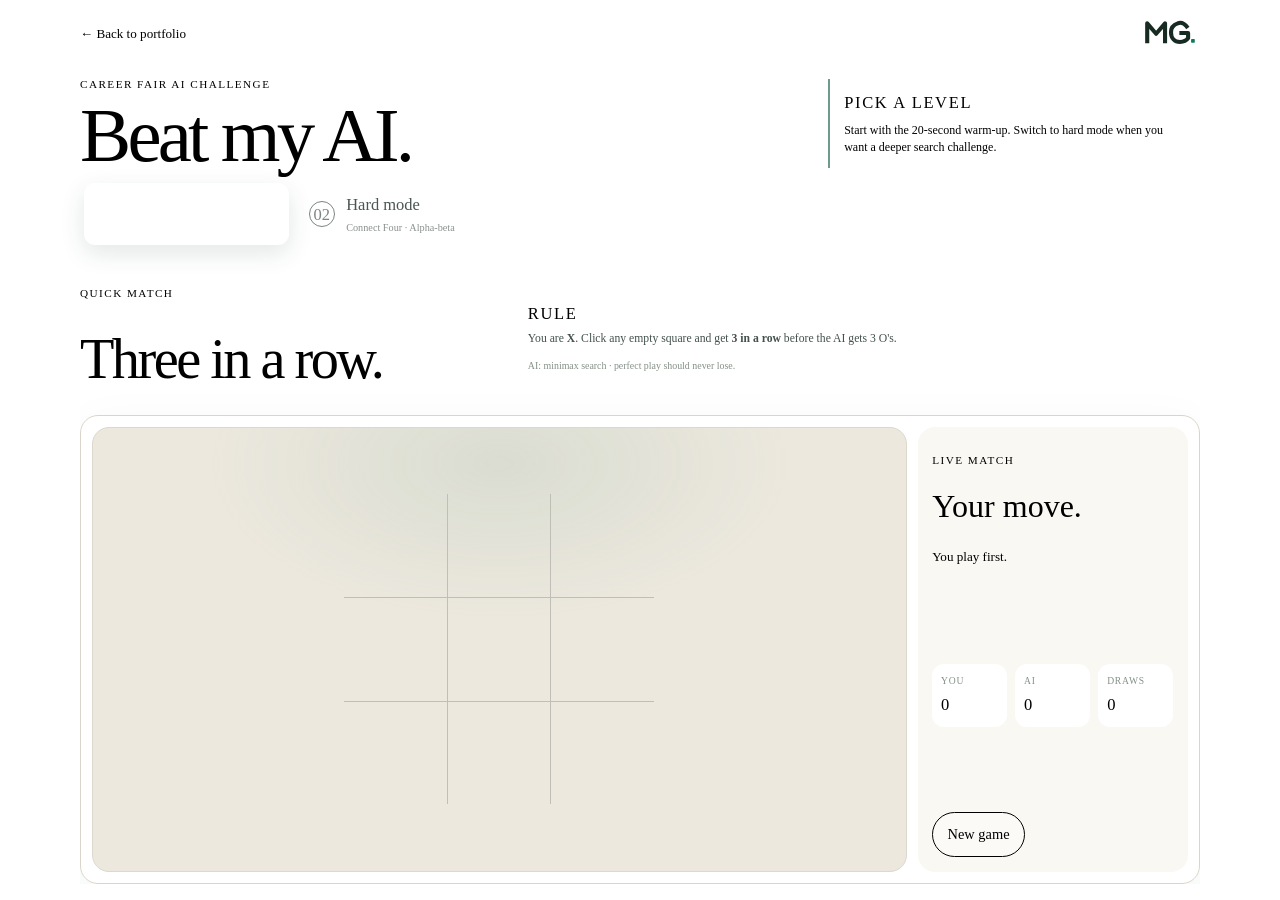
<file: play.html>
<!DOCTYPE html>
<html lang="en">
<head>
  <meta charset="UTF-8">
  <meta name="viewport" content="width=device-width, initial-scale=1.0">
  <title>Beat My AI | Mortadha Ghnimi</title>
  <meta name="description" content="A compact career-fair AI challenge with Tic-Tac-Toe and Connect Four.">
  <link rel="icon" href="favicon.svg?v=2" type="image/svg+xml">
  <meta name="theme-color" content="#f3f0e8">
  <link rel="preconnect" href="https://fonts.googleapis.com">
  <link rel="preconnect" href="https://fonts.gstatic.com" crossorigin>
  <link href="https://fonts.googleapis.com/css2?family=IBM+Plex+Mono:wght@400;500&family=IBM+Plex+Sans:wght@400;500;600&family=Instrument+Serif&display=swap" rel="stylesheet">
  <link rel="stylesheet" href="css/style.css">
</head>
<body class="game-page game-page-v4">
  <main class="game-shell">
    <div class="game-top">
      <a class="game-back" href="index.html#play">← Back to portfolio</a>
      <a class="nav-brand" href="index.html" aria-label="Mortadha Ghnimi, home"><img class="brand-mark" src="assets/brand/mg-monogram.svg" alt="" width="58" height="38"></a>
    </div>

    <section class="game-hero-v4">
      <div>
        <p class="game-kicker">Career Fair AI Challenge</p>
        <h1>Beat my AI.</h1>
      </div>
      <div class="game-hero-note">
        <span>Pick a level</span>
        <p>Start with the 20-second warm-up. Switch to hard mode when you want a deeper search challenge.</p>
      </div>
    </section>

    <div class="game-switch-v4" role="tablist" aria-label="Choose a game">
      <button id="tab-quick" type="button" role="tab" aria-selected="true" aria-controls="panel-quick" data-game-tab="quick">
        <span class="game-tab-index">01</span>
        <div><strong>Quick match</strong><small>Tic-Tac-Toe · Minimax</small></div>
      </button>
      <button id="tab-hard" type="button" role="tab" aria-selected="false" aria-controls="panel-hard" data-game-tab="hard">
        <span class="game-tab-index">02</span>
        <div><strong>Hard mode</strong><small>Connect Four · Alpha-beta</small></div>
      </button>
    </div>

    <div class="game-stage-v4">
      <section class="game-panel-wrap is-active" id="panel-quick" role="tabpanel" aria-labelledby="tab-quick" data-game-panel="quick">
        <div class="game-panel-head-v4">
          <div>
            <p class="game-kicker">Quick match</p>
            <h2>Three in a row.</h2>
          </div>
          <div class="game-rule-card">
            <span>RULE</span>
            <p>You are <strong>X</strong>. Click any empty square and get <strong>3 in a row</strong> before the AI gets 3 O's.</p>
            <small>AI: minimax search · perfect play should never lose.</small>
          </div>
        </div>

        <div class="game-board-frame ttt-frame">
          <div class="game-board-main">
            <div class="ttt-board" id="ttt-board" role="grid" aria-label="Tic-Tac-Toe board"></div>
          </div>
          <aside class="game-side-panel">
            <div>
              <p class="game-kicker">Live match</p>
              <h3 id="ttt-status">Your move.</h3>
              <p id="ttt-result">You play first.</p>
            </div>
            <div class="score-grid score-grid-three">
              <span><small>You</small><b id="ttt-human-score">0</b></span>
              <span><small>AI</small><b id="ttt-ai-score">0</b></span>
              <span><small>Draws</small><b id="ttt-draw-score">0</b></span>
            </div>
            <div class="game-side-actions">
              <button class="btn btn-secondary" id="ttt-restart" type="button">New game</button>
              <button class="btn btn-primary game-next" id="hard-mode-link" type="button">Try hard mode →</button>
            </div>
          </aside>
        </div>
      </section>

      <section class="game-panel-wrap" id="panel-hard" role="tabpanel" aria-labelledby="tab-hard" data-game-panel="hard" hidden>
        <div class="game-panel-head-v4">
          <div>
            <p class="game-kicker">Hard mode</p>
            <h2>Four in a row.</h2>
          </div>
          <div class="game-rule-card">
            <span>RULE</span>
            <p>You are the <strong>cream pieces</strong>. Click a column and connect <strong>4 pieces</strong> horizontally, vertically, or diagonally.</p>
            <small>AI: depth-limited minimax · alpha-beta pruning · threat evaluation.</small>
          </div>
        </div>

        <div class="game-board-frame connect-frame">
          <div class="connect-main">
            <div class="connect-board" id="connect-board" role="grid" aria-label="Connect Four board"></div>
            <div class="game-legend" aria-hidden="true">
              <span><i class="game-dot human"></i>You</span>
              <span><i class="game-dot ai"></i>AI</span>
            </div>
          </div>

          <aside class="game-side-panel">
            <div>
              <p class="game-kicker">Live match</p>
              <h3 id="game-status" aria-live="polite">Your move.</h3>
              <p>Choose any open column.</p>
            </div>
            <div class="score-grid">
              <span><small>You</small><b id="human-score">0</b></span>
              <span><small>AI</small><b id="ai-score">0</b></span>
            </div>
            <div class="game-result" id="game-result" aria-live="polite"></div>
            <div class="game-side-actions">
              <button class="btn btn-secondary" id="restart-game" type="button">New game</button>
            </div>
          </aside>
        </div>
      </section>
    </div>
  </main>
  <script src="js/game.js"></script>
</body>
</html>
</file>
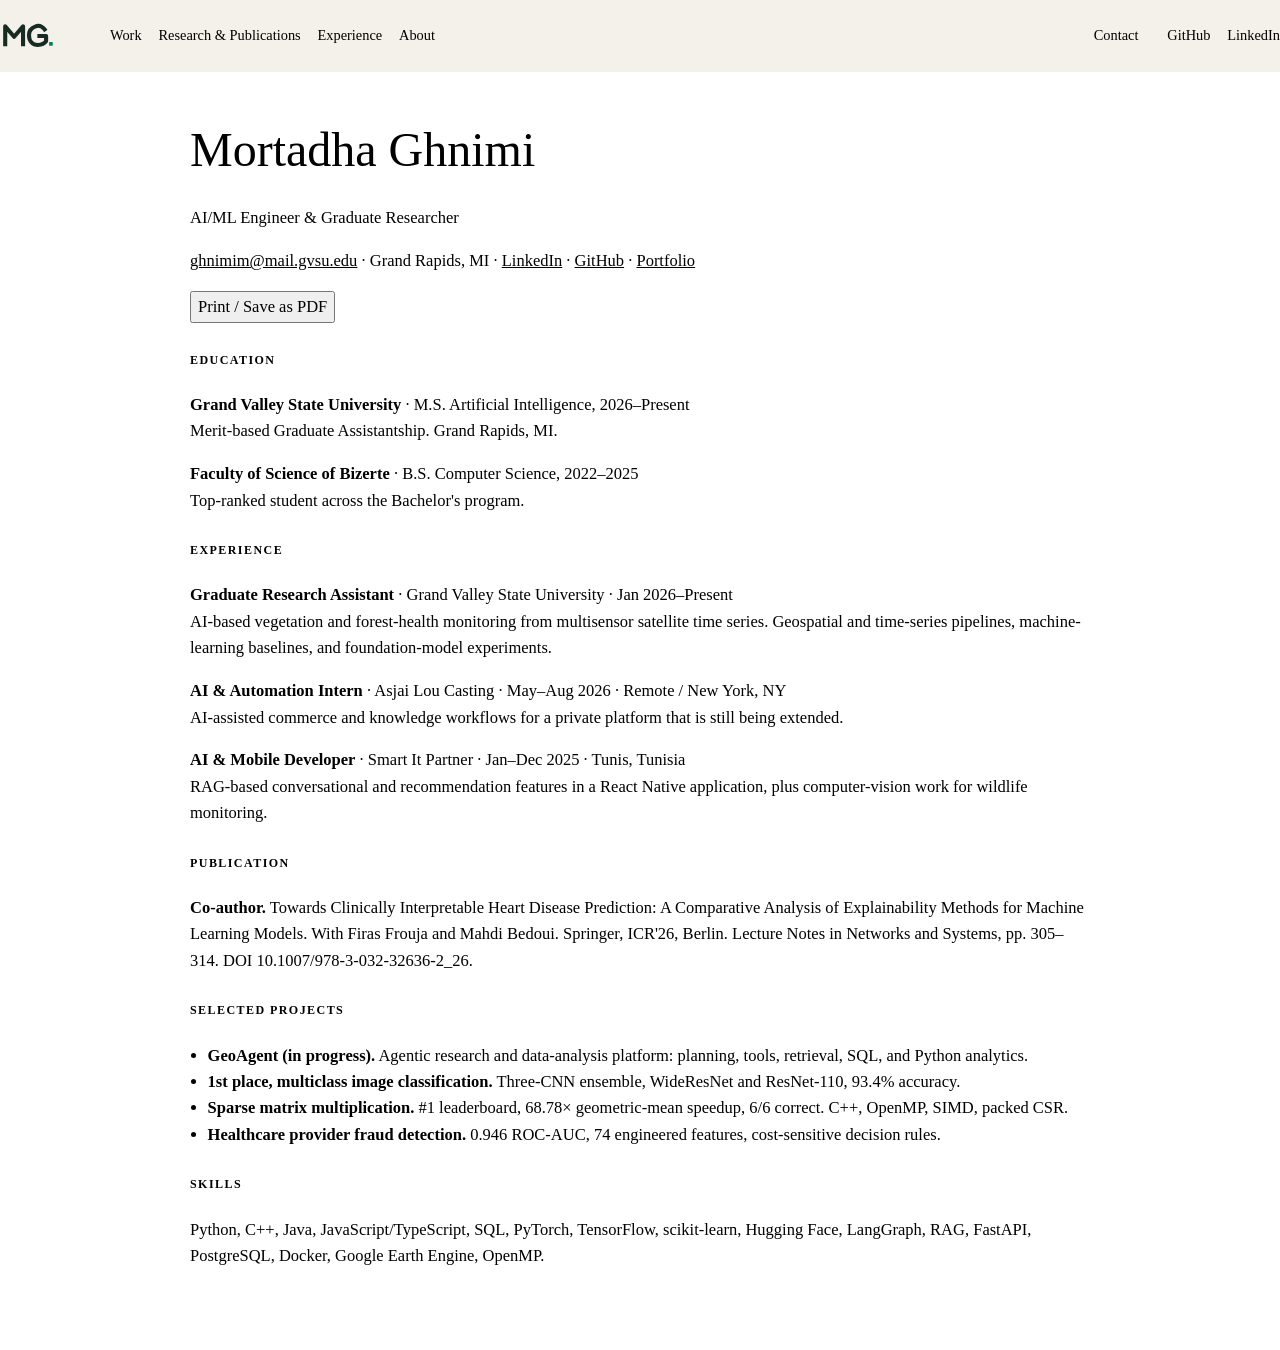
<file: resume.html>
<!DOCTYPE html>
<html lang="en">
<head>
  <meta charset="UTF-8">
  <meta name="viewport" content="width=device-width, initial-scale=1.0">
  <title>Resume | Mortadha Ghnimi</title>
  <meta name="description" content="Resume of Mortadha Ghnimi, AI/ML engineer and graduate researcher.">
  <link rel="icon" href="favicon.svg?v=2" type="image/svg+xml">
  <link rel="stylesheet" href="css/style.css">
  <link href="https://fonts.googleapis.com/css2?family=IBM+Plex+Sans:wght@400;500;600&family=Instrument+Serif&display=swap" rel="stylesheet">
</head>
<body>
  <a class="skip" href="#main">Skip to content</a>
  <header class="nav">
    <a class="nav-brand" href="index.html" aria-label="Mortadha Ghnimi, home"><img class="brand-mark" src="assets/brand/mg-monogram.svg" alt="" width="58" height="38"></a>
    <button class="nav-toggle" type="button" aria-label="Open menu" aria-expanded="false"><span></span><span></span></button>
    <div class="nav-panel" id="site-nav">
      <nav class="nav-links" aria-label="Primary">
        <a href="index.html#work">Work</a>
        <a href="index.html#research">Research &amp; Publications</a>
        <a href="index.html#experience">Experience</a>
        <a href="index.html#about">About</a>
      </nav>
      <div class="nav-side">
        <a class="nav-contact" href="index.html#contact">Contact</a>
        <a href="https://github.com/mortadhaghnimi" target="_blank" rel="noopener noreferrer">GitHub</a>
        <a href="https://www.linkedin.com/in/mortadha-ghnimi-021183252/" target="_blank" rel="noopener noreferrer">LinkedIn</a>
      </div>
    </div>
  </header>
  <main id="main" class="wrap resume" style="padding:2.5rem 0 4rem">
    <header>
      <h1>Mortadha Ghnimi</h1>
      <p>AI/ML Engineer &amp; Graduate Researcher</p>
      <p>
        <a href="mailto:ghnimim@mail.gvsu.edu">ghnimim@mail.gvsu.edu</a>
        · Grand Rapids, MI
        · <a href="https://www.linkedin.com/in/mortadha-ghnimi-021183252/">LinkedIn</a>
        · <a href="https://github.com/mortadhaghnimi">GitHub</a>
        · <a href="https://mortadhaghnimi.github.io/">Portfolio</a>
      </p>
      <p><button type="button" onclick="window.print()">Print / Save as PDF</button></p>
    </header>
    <h2>Education</h2>
    <p><strong>Grand Valley State University</strong> · M.S. Artificial Intelligence, 2026–Present<br>Merit-based Graduate Assistantship. Grand Rapids, MI.</p>
    <p><strong>Faculty of Science of Bizerte</strong> · B.S. Computer Science, 2022–2025<br>Top-ranked student across the Bachelor's program.</p>
    <h2>Experience</h2>
    <p><strong>Graduate Research Assistant</strong> · Grand Valley State University · Jan 2026–Present<br>AI-based vegetation and forest-health monitoring from multisensor satellite time series. Geospatial and time-series pipelines, machine-learning baselines, and foundation-model experiments.</p>
    <p><strong>AI &amp; Automation Intern</strong> · Asjai Lou Casting · May–Aug 2026 · Remote / New York, NY<br>AI-assisted commerce and knowledge workflows for a private platform that is still being extended.</p>
    <p><strong>AI &amp; Mobile Developer</strong> · Smart It Partner · Jan–Dec 2025 · Tunis, Tunisia<br>RAG-based conversational and recommendation features in a React Native application, plus computer-vision work for wildlife monitoring.</p>
    <h2>Publication</h2>
    <p><strong>Co-author.</strong> Towards Clinically Interpretable Heart Disease Prediction: A Comparative Analysis of Explainability Methods for Machine Learning Models. With Firas Frouja and Mahdi Bedoui. Springer, ICR'26, Berlin. Lecture Notes in Networks and Systems, pp. 305–314. DOI 10.1007/978-3-032-32636-2_26.</p>
    <h2>Selected projects</h2>
    <ul>
      <li><strong>GeoAgent (in progress).</strong> Agentic research and data-analysis platform: planning, tools, retrieval, SQL, and Python analytics.</li>
      <li><strong>1st place, multiclass image classification.</strong> Three-CNN ensemble, WideResNet and ResNet-110, 93.4% accuracy.</li>
      <li><strong>Sparse matrix multiplication.</strong> #1 leaderboard, 68.78× geometric-mean speedup, 6/6 correct. C++, OpenMP, SIMD, packed CSR.</li>
      <li><strong>Healthcare provider fraud detection.</strong> 0.946 ROC-AUC, 74 engineered features, cost-sensitive decision rules.</li>
    </ul>
    <h2>Skills</h2>
    <p>Python, C++, Java, JavaScript/TypeScript, SQL, PyTorch, TensorFlow, scikit-learn, Hugging Face, LangGraph, RAG, FastAPI, PostgreSQL, Docker, Google Earth Engine, OpenMP.</p>
  </main>
  <script src="js/site.config.js"></script>
  <script src="js/main.js"></script>
</body>
</html>
</file>
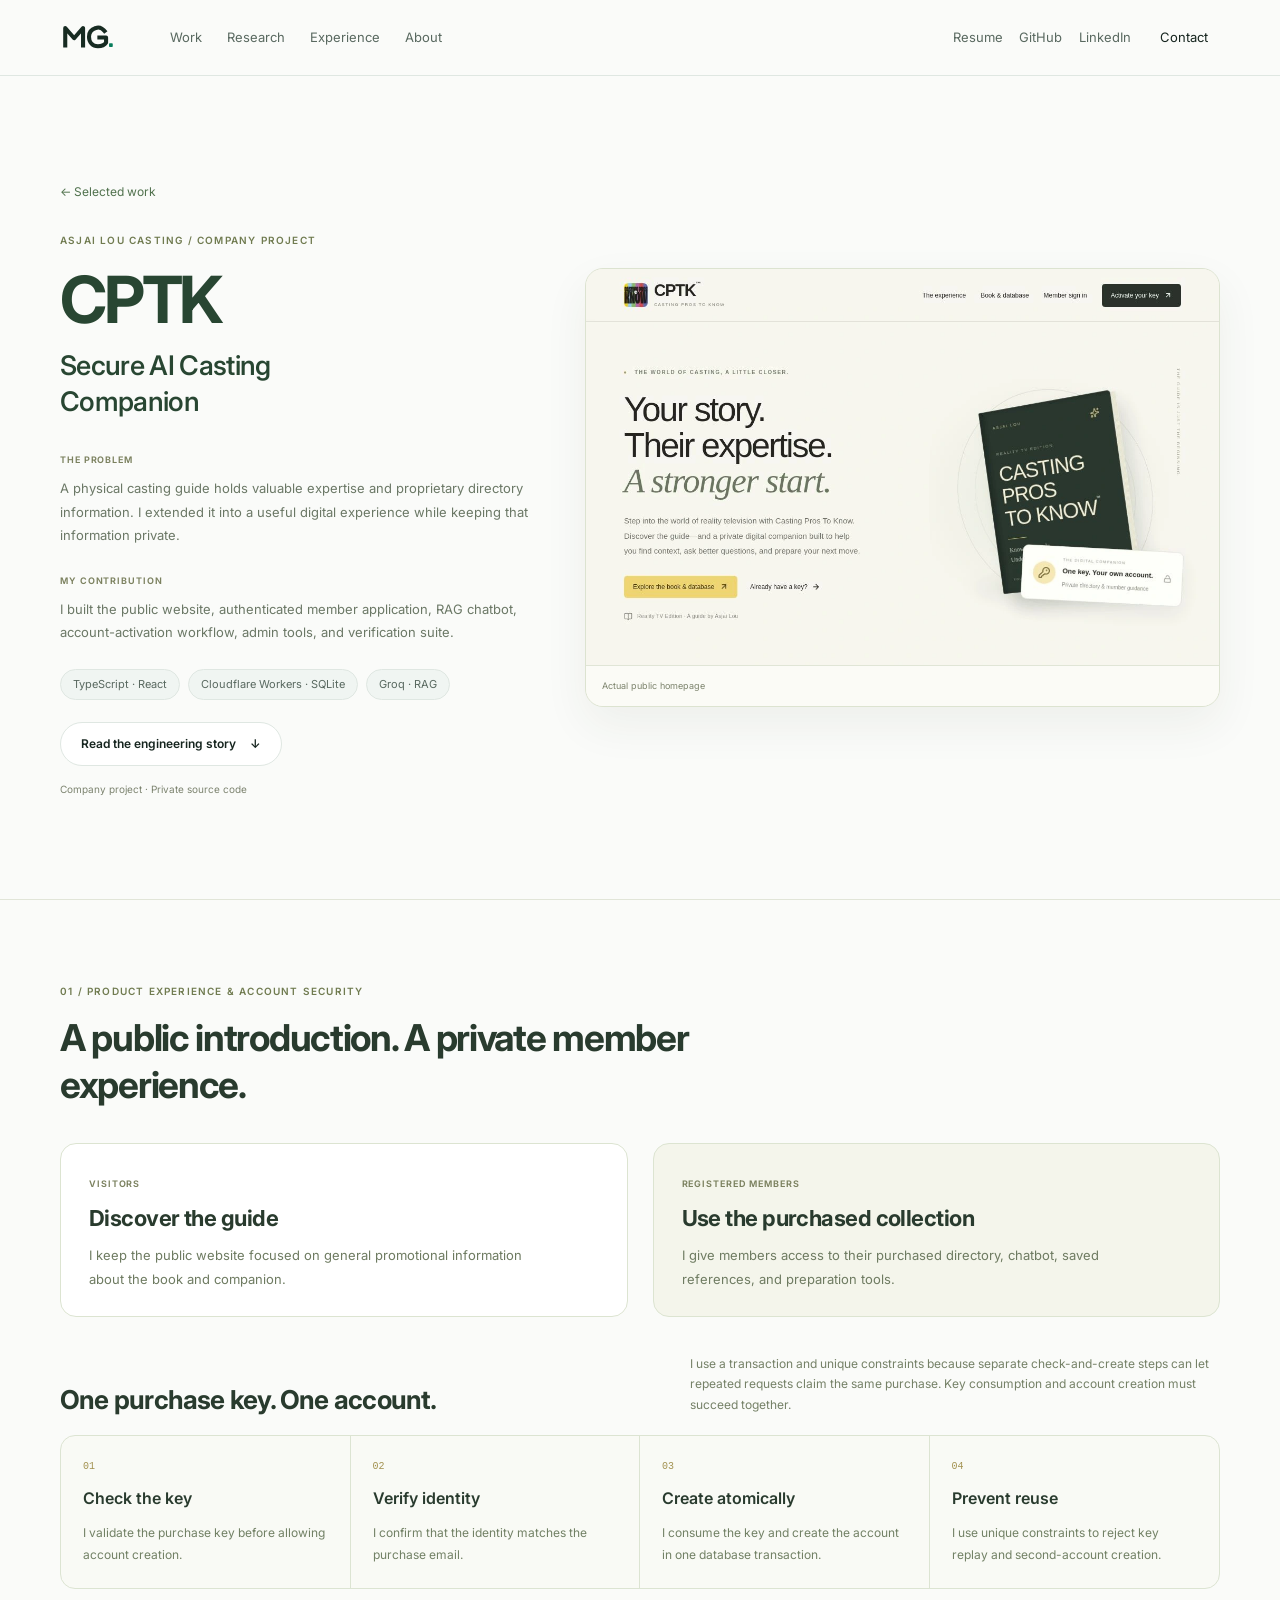
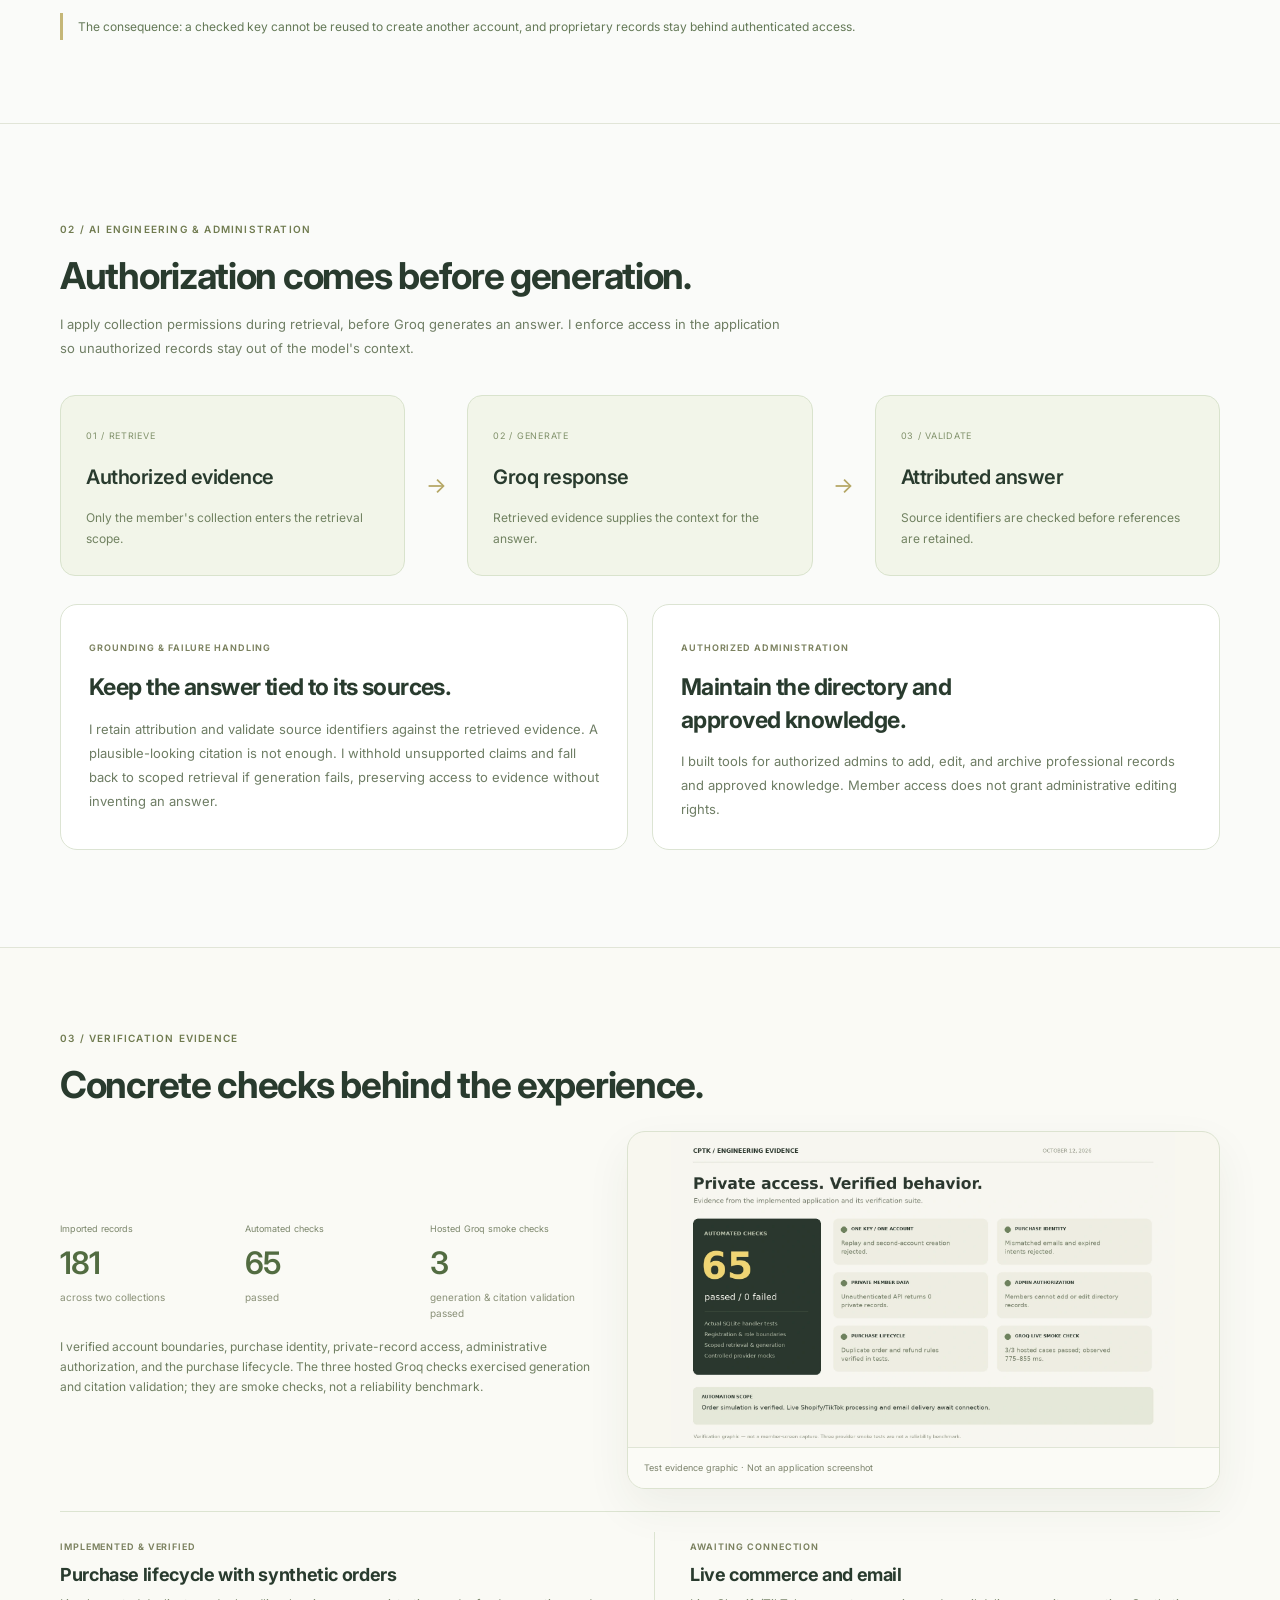
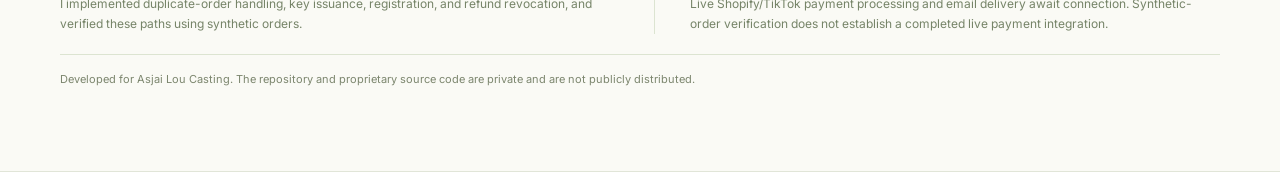
<file: work/asjai.html>
<!DOCTYPE html>
<html lang="en">
<head>
  <meta charset="UTF-8">
  <meta name="viewport" content="width=device-width, initial-scale=1.0">
  <title>CPTK Secure AI Casting Companion | Mortadha Ghnimi</title>
  <meta name="description" content="CPTK: a private casting companion for Asjai Lou Casting, with authorized retrieval, purchase-gated membership, and verified account controls.">
  <link rel="icon" href="../favicon.svg?v=2" type="image/svg+xml">
  <link rel="stylesheet" href="../css/style.css"><link rel="stylesheet" href="../css/portfolio.css?v=20">
  <link href="https://fonts.googleapis.com/css2?family=Inter:wght@400;500;600;700;800&display=swap" rel="stylesheet">
  <link rel="stylesheet" href="../css/cptk-case.css?v=2">
  <link rel="stylesheet" href="../css/career-polish.css?v=2">
</head>
<body>
  <a class="skip" href="#main">Skip to content</a>
  <header class="nav">
    <a class="nav-brand" href="../index.html" aria-label="Mortadha Ghnimi, home"><img class="brand-mark" src="../assets/brand/mg-monogram.svg" alt="" width="58" height="38"></a>
    <button class="nav-toggle" type="button" aria-label="Open menu" aria-expanded="false"><span></span><span></span></button>
    <div class="nav-panel" id="site-nav">
      <nav class="nav-links" aria-label="Primary">
        <a href="../index.html#work">Work</a>
        <a href="../index.html#research">Research</a>
        <a href="../index.html#experience">Experience</a>
        <a href="../index.html#about">About</a>
      </nav>
      <div class="nav-side">
        <a data-resume-link href="../resume.html">Resume</a>
        <a href="https://github.com/mortadhaghnimi" target="_blank" rel="noopener noreferrer">GitHub</a>
        <a href="https://www.linkedin.com/in/mortadha-ghnimi-021183252/" target="_blank" rel="noopener noreferrer">LinkedIn</a>
        <a class="nav-contact" href="../index.html#contact">Contact</a>
      </div>
    </div>
  </header>
  <main id="main" class="cptk-case">
    <section class="cp-screen cp-hero" aria-labelledby="cp-title">
      <div class="wrap cp-hero-grid">
        <div class="cp-hero-copy">
          <a class="cp-back" href="../index.html#asjai">← Selected work</a>
          <p class="cp-eyebrow">Asjai Lou Casting / Company project</p>
          <h1 id="cp-title">CPTK<span>Secure AI Casting Companion</span></h1>
          <div class="cp-story"><span>The problem</span><p>A physical casting guide holds valuable expertise and proprietary directory information. I extended it into a useful digital experience while keeping that information private.</p></div>
          <div class="cp-story"><span>My contribution</span><p>I built the public website, authenticated member application, RAG chatbot, account-activation workflow, admin tools, and verification suite.</p></div>
          <div class="project-tech"><span>TypeScript · React</span><span>Cloudflare Workers · SQLite</span><span>Groq · RAG</span></div>
          <a class="project-case-link cp-engineering-link" href="#membership">Read the engineering story <span aria-hidden="true">↓</span></a>
          <p class="cptk-private-note">Company project · Private source code</p>
        </div>
        <figure class="cp-figure cp-storefront"><img src="../assets/cptk/public-storefront.webp" alt="CPTK public homepage with the original company branding, Casting Pros To Know book, and private digital companion" width="1200" height="750"><figcaption><span>Actual public homepage</span></figcaption></figure>
      </div>
    </section>
    <section class="cp-screen" id="membership" aria-labelledby="cp-membership-title">
      <div class="wrap">
        <header class="cp-section-head"><p class="cp-eyebrow">01 / Product experience &amp; account security</p><h2 id="cp-membership-title">A public introduction. A private member experience.</h2></header>
        <div class="cp-access-grid">
          <article><span class="cp-small-label">Visitors</span><h3>Discover the guide</h3><p>I keep the public website focused on general promotional information about the book and companion.</p></article>
          <article><span class="cp-small-label">Registered members</span><h3>Use the purchased collection</h3><p>I give members access to their purchased directory, chatbot, saved references, and preparation tools.</p></article>
        </div>
        <div class="cp-subhead"><h3>One purchase key. One account.</h3><p>I use a transaction and unique constraints because separate check-and-create steps can let repeated requests claim the same purchase. Key consumption and account creation must succeed together.</p></div>
        <ol class="cp-flow" aria-label="Account activation workflow">
          <li><span>01</span><strong>Check the key</strong><p>I validate the purchase key before allowing account creation.</p></li>
          <li><span>02</span><strong>Verify identity</strong><p>I confirm that the identity matches the purchase email.</p></li>
          <li><span>03</span><strong>Create atomically</strong><p>I consume the key and create the account in one database transaction.</p></li>
          <li><span>04</span><strong>Prevent reuse</strong><p>I use unique constraints to reject key replay and second-account creation.</p></li>
        </ol>
        <p class="cp-key-consequence">The consequence: a checked key cannot be reused to create another account, and proprietary records stay behind authenticated access.</p>
      </div>
    </section>
    <section class="cp-screen" id="ai-engineering" aria-labelledby="cp-ai-title">
      <div class="wrap">
        <header class="cp-section-head"><p class="cp-eyebrow">02 / AI engineering &amp; administration</p><h2 id="cp-ai-title">Authorization comes before generation.</h2><p>I apply collection permissions during retrieval, before Groq generates an answer. I enforce access in the application so unauthorized records stay out of the model's context.</p></header>
        <div class="cp-rag-flow" role="group" aria-label="Authorized retrieval and answer validation"><div><span>01 / Retrieve</span><strong>Authorized evidence</strong><p>Only the member's collection enters the retrieval scope.</p></div><span class="cp-flow-arrow" aria-hidden="true">→</span><div><span>02 / Generate</span><strong>Groq response</strong><p>Retrieved evidence supplies the context for the answer.</p></div><span class="cp-flow-arrow" aria-hidden="true">→</span><div><span>03 / Validate</span><strong>Attributed answer</strong><p>Source identifiers are checked before references are retained.</p></div></div>
        <div class="cp-decision-grid">
          <article><span class="cp-small-label">Grounding &amp; failure handling</span><h3>Keep the answer tied to its sources.</h3><p>I retain attribution and validate source identifiers against the retrieved evidence. A plausible-looking citation is not enough. I withhold unsupported claims and fall back to scoped retrieval if generation fails, preserving access to evidence without inventing an answer.</p></article>
          <article><span class="cp-small-label">Authorized administration</span><h3>Maintain the directory and approved knowledge.</h3><p>I built tools for authorized admins to add, edit, and archive professional records and approved knowledge. Member access does not grant administrative editing rights.</p></article>
        </div>
      </div>
    </section>
    <section class="cp-screen cp-evidence-screen" id="verification" aria-labelledby="cp-evidence-title">
      <div class="wrap">
        <header class="cp-section-head"><p class="cp-eyebrow">03 / Verification evidence</p><h2 id="cp-evidence-title">Concrete checks behind the experience.</h2></header>
        <div class="cp-evidence-grid">
          <div>
            <dl class="cp-metrics"><div><dt>Imported records</dt><dd>181<span>across two collections</span></dd></div><div><dt>Automated checks</dt><dd>65<span>passed</span></dd></div><div><dt>Hosted Groq smoke checks</dt><dd>3<span>generation &amp; citation validation passed</span></dd></div></dl>
            <p class="cp-evidence-copy">I verified account boundaries, purchase identity, private-record access, administrative authorization, and the purchase lifecycle. The three hosted Groq checks exercised generation and citation validation; they are smoke checks, not a reliability benchmark.</p>
          </div>
          <figure class="cp-figure"><img src="../assets/cptk/engineering-evidence.webp" alt="Engineering test evidence graphic showing 65 automated checks passed, account and authorization checks, and three hosted Groq smoke checks" width="1600" height="1000" loading="lazy"><figcaption><span>Test evidence graphic · Not an application screenshot</span></figcaption></figure>
        </div>
        <div class="cp-automation"><div><span class="cp-small-label">Implemented &amp; verified</span><h3>Purchase lifecycle with synthetic orders</h3><p>I implemented duplicate-order handling, key issuance, registration, and refund revocation, and verified these paths using synthetic orders.</p></div><div><span class="cp-small-label">Awaiting connection</span><h3>Live commerce and email</h3><p>Live Shopify/TikTok payment processing and email delivery await connection. Synthetic-order verification does not establish a completed live payment integration.</p></div></div>
        <footer class="cp-project-footer"><p>Developed for Asjai Lou Casting. The repository and proprietary source code are private and are not publicly distributed.</p></footer>
      </div>
    </section>
  </main>
  <script src="../js/site.config.js"></script>
  <script src="../js/main.js"></script>
</body>
</html>
</file>
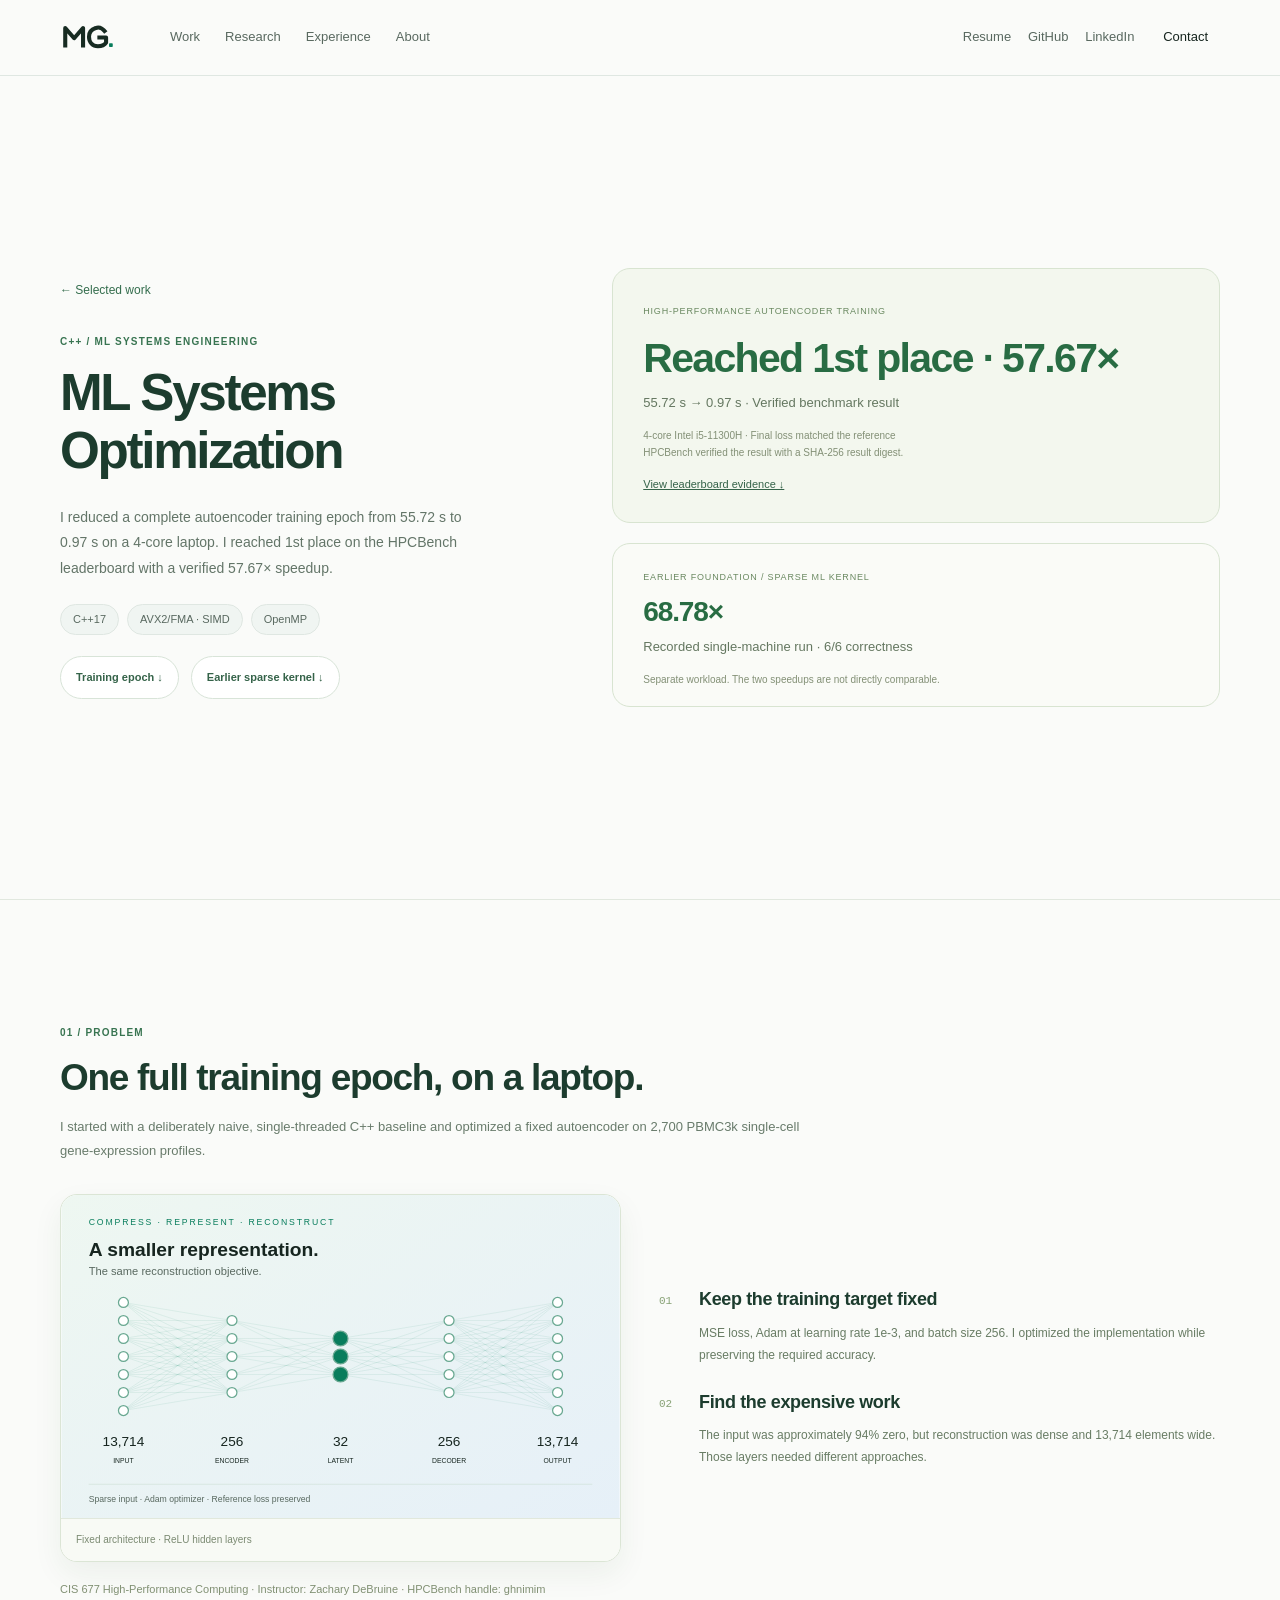
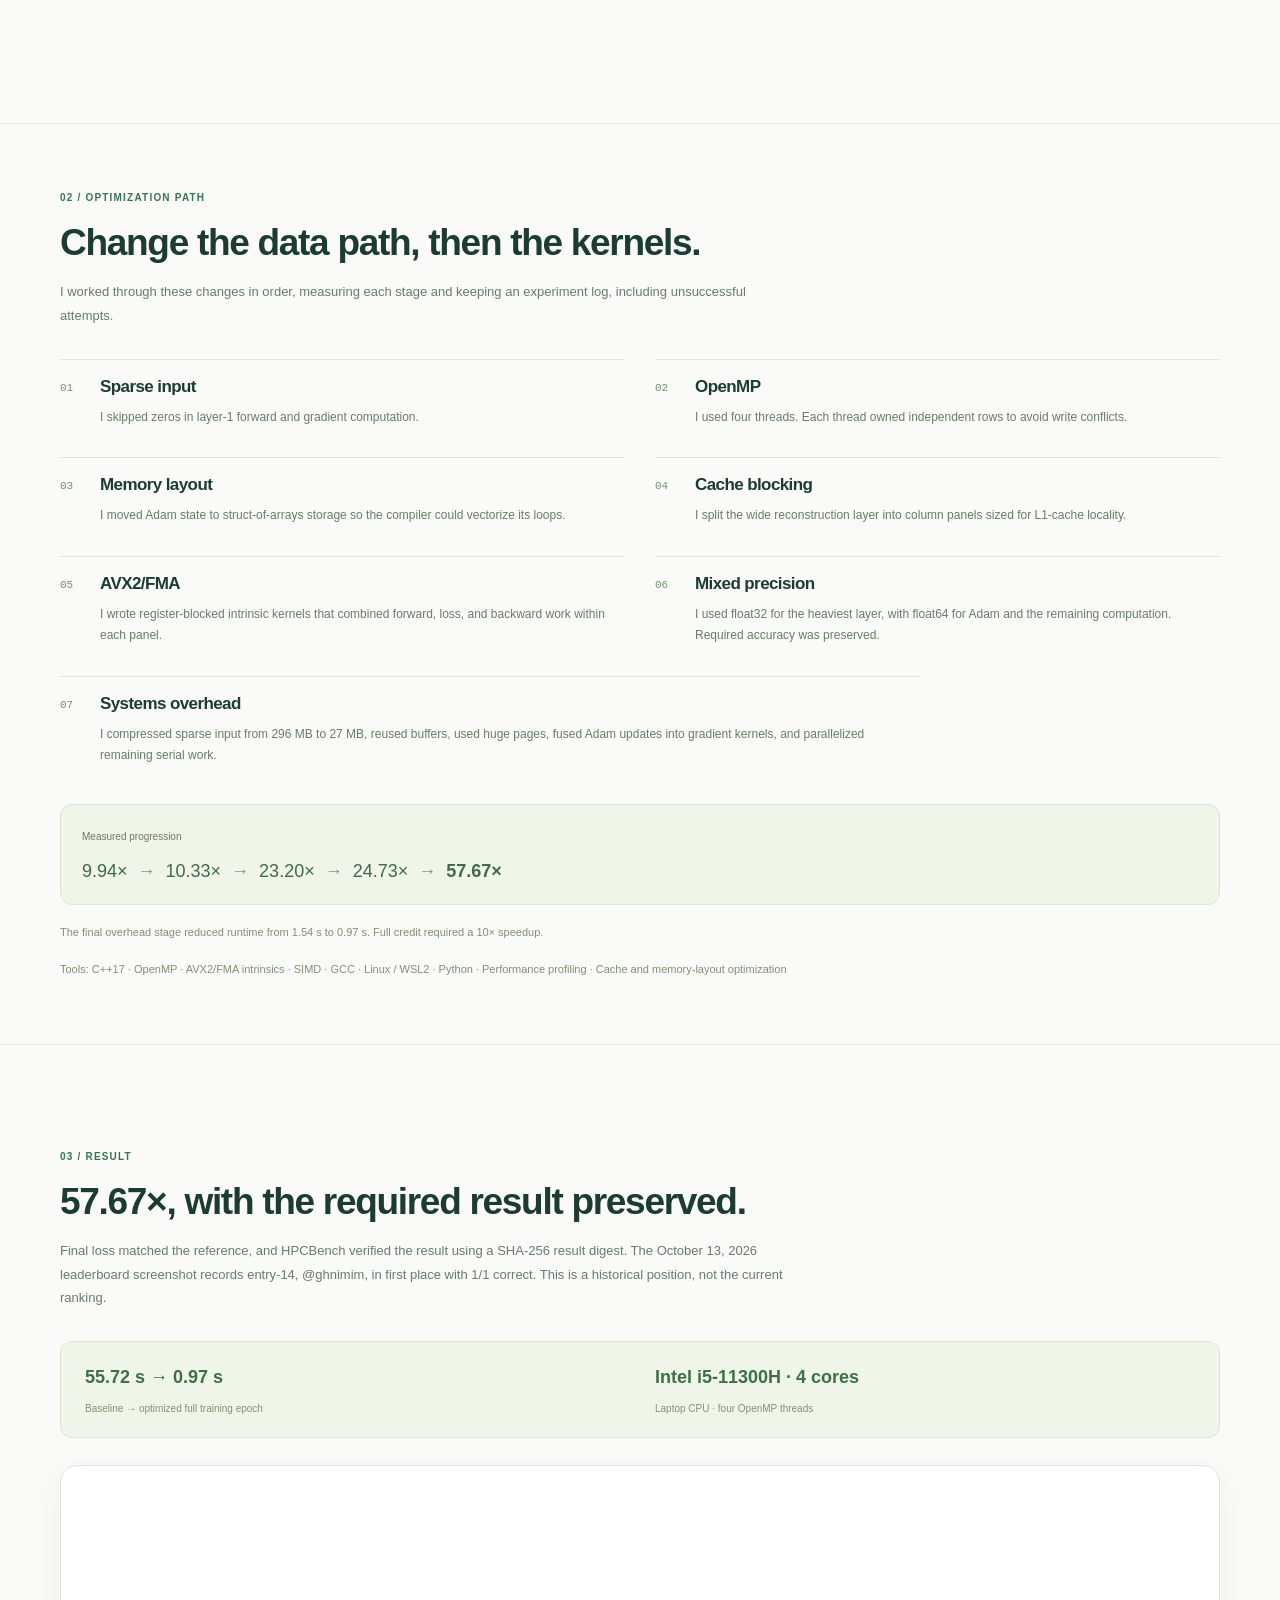
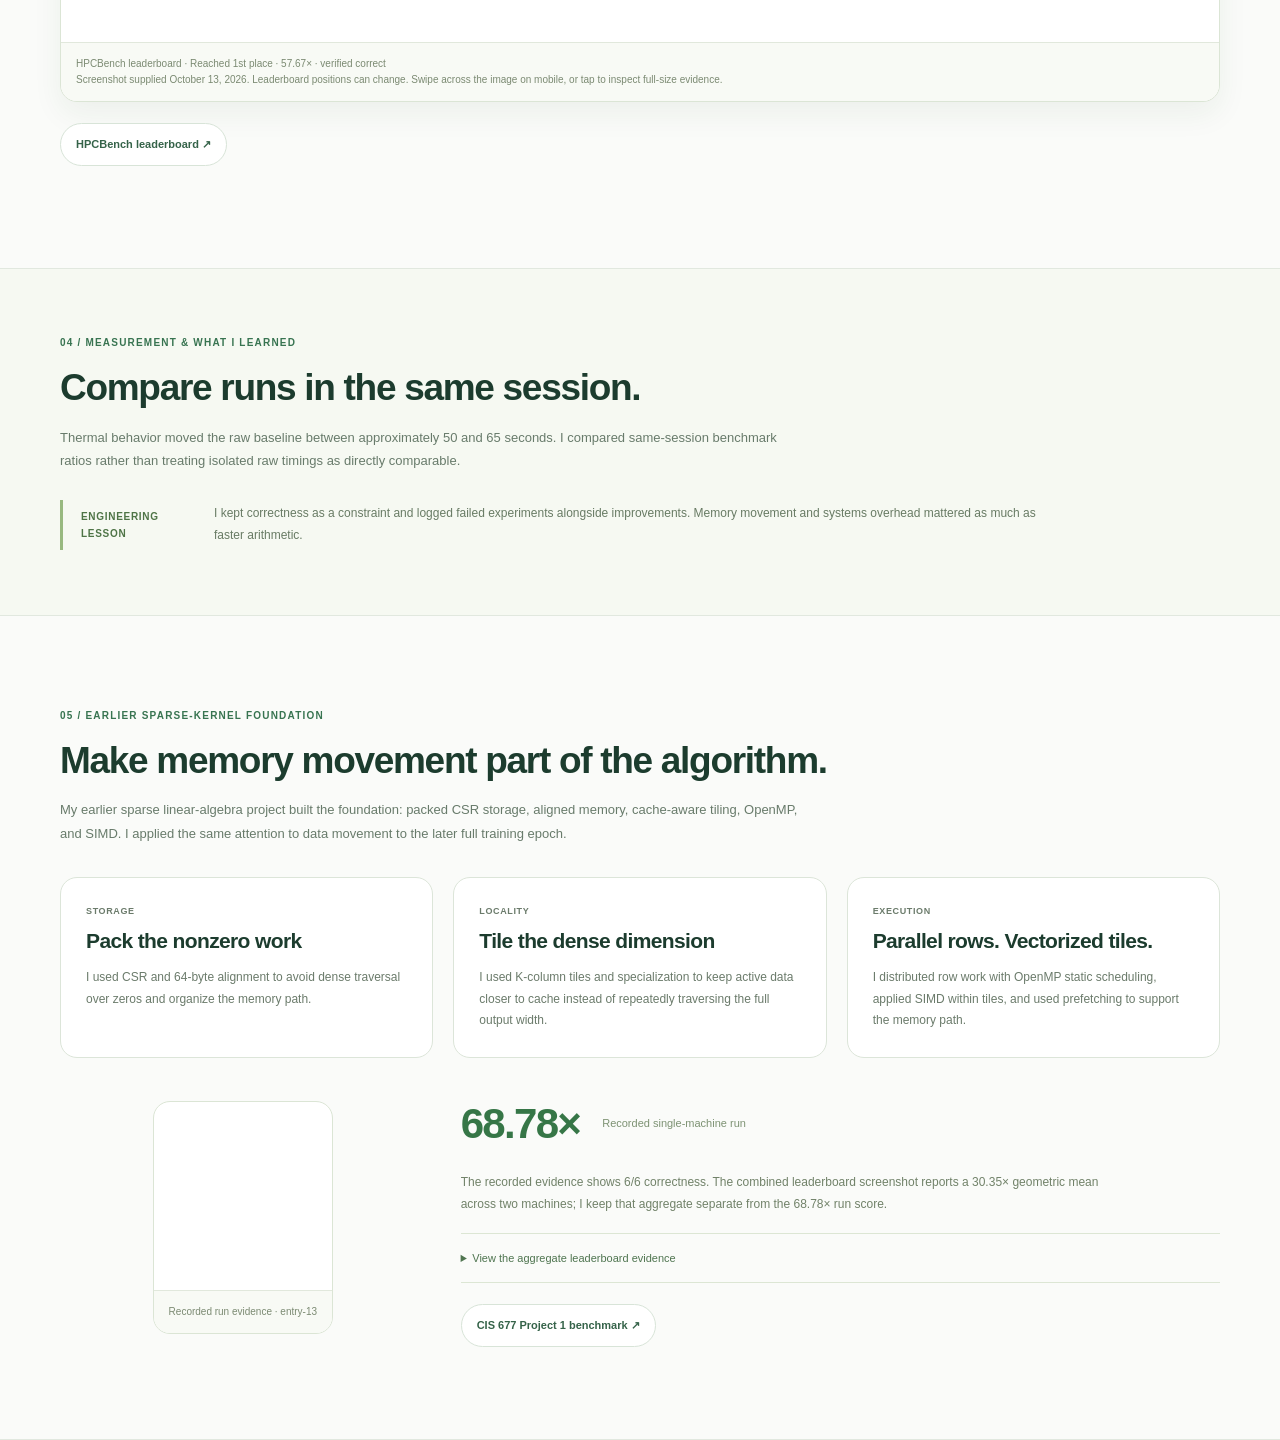
<file: work/autoencoder.html>
<!DOCTYPE html><html lang="en"><head><meta charset="UTF-8"><meta name="viewport" content="width=device-width, initial-scale=1.0"><meta http-equiv="refresh" content="0; url=ml-systems.html#autoencoder"><link rel="canonical" href="https://mortadhaghnimi.github.io/work/ml-systems.html"><title>ML Systems Optimization | Mortadha Ghnimi</title></head><body><p>This project is now part of <a href="ml-systems.html#autoencoder">ML Systems Optimization</a>.</p></body></html>
</file>
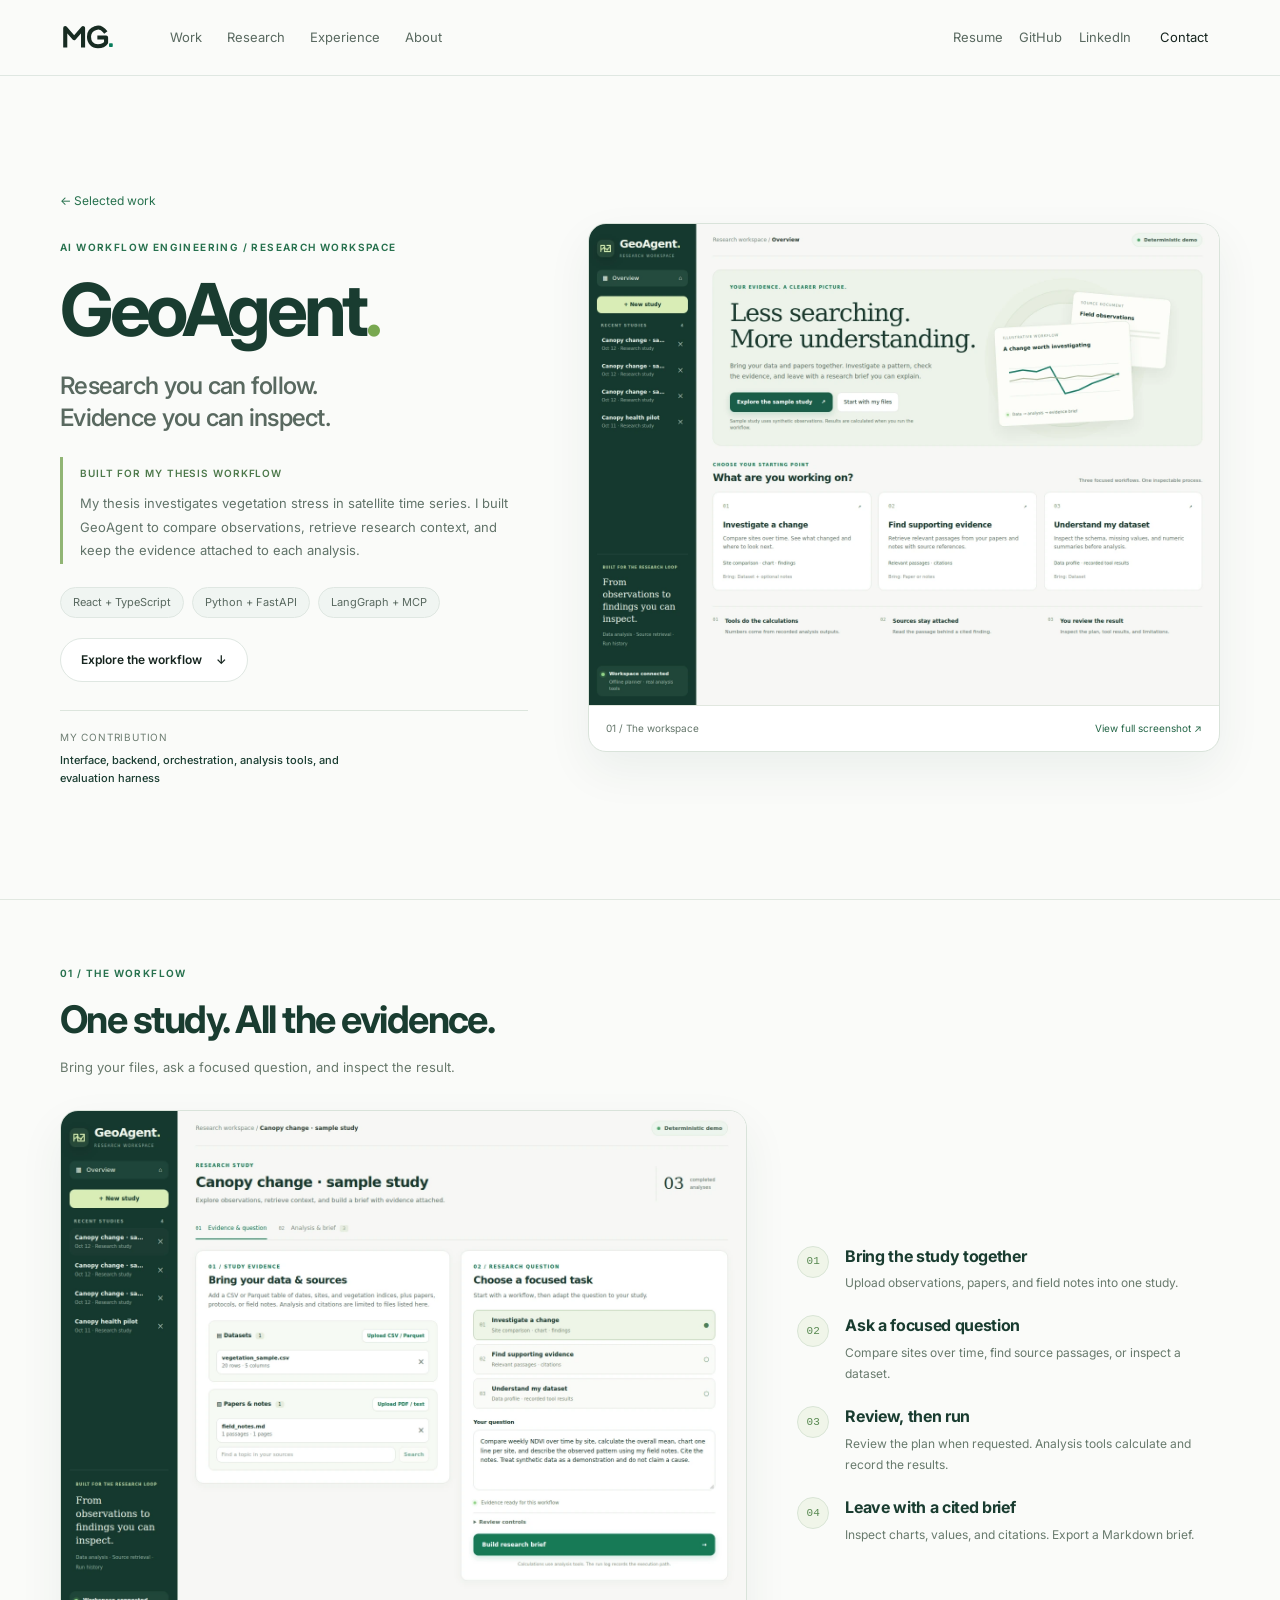
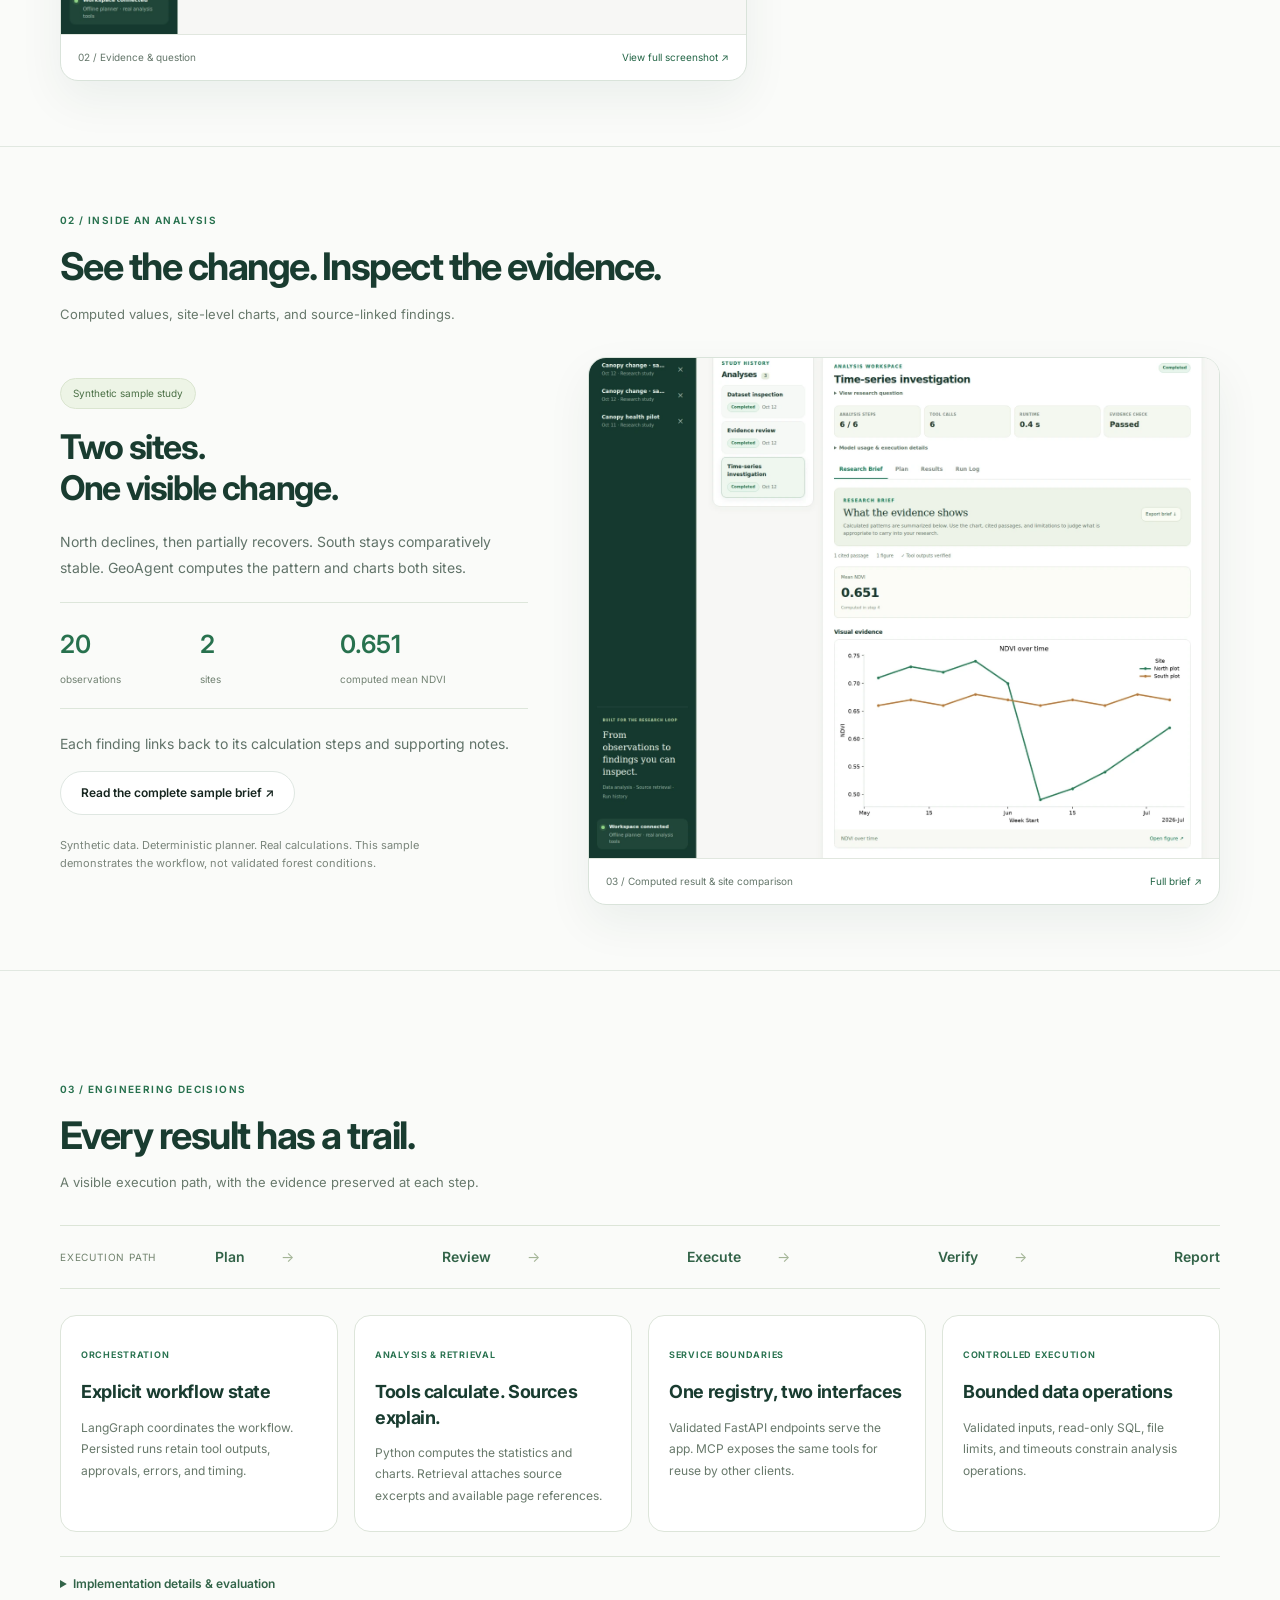
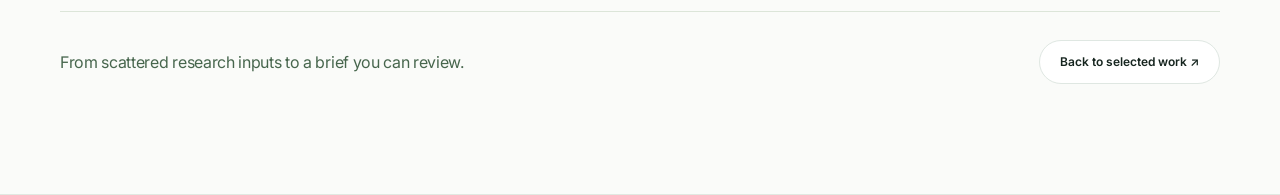
<file: work/geoagent.html>
<!DOCTYPE html>
<html lang="en">
<head>
  <meta charset="UTF-8">
  <meta name="viewport" content="width=device-width, initial-scale=1.0">
  <title>GeoAgent | Mortadha Ghnimi</title>
  <meta name="description" content="GeoAgent brings satellite time series, research sources, calculated charts, and cited briefs into an inspectable research workflow.">
  <link rel="icon" href="../favicon.svg?v=2" type="image/svg+xml">
  <link rel="stylesheet" href="../css/style.css"><link rel="stylesheet" href="../css/portfolio.css?v=20">
  <link href="https://fonts.googleapis.com/css2?family=Inter:wght@400;500;600;700;800&display=swap" rel="stylesheet">
  <link rel="stylesheet" href="../css/geoagent.css?v=2">
</head>
<body>
  <a class="skip" href="#main">Skip to content</a>
  <header class="nav">
    <a class="nav-brand" href="../index.html" aria-label="Mortadha Ghnimi, home"><img class="brand-mark" src="../assets/brand/mg-monogram.svg" alt="" width="58" height="38"></a>
    <button class="nav-toggle" type="button" aria-label="Open menu" aria-expanded="false"><span></span><span></span></button>
    <div class="nav-panel" id="site-nav">
      <nav class="nav-links" aria-label="Primary">
        <a href="../index.html#work">Work</a>
        <a href="../index.html#research">Research</a>
        <a href="../index.html#experience">Experience</a>
        <a href="../index.html#about">About</a>
      </nav>
      <div class="nav-side">
        <a data-resume-link href="../resume.html">Resume</a>
        <a href="https://github.com/mortadhaghnimi" target="_blank" rel="noopener noreferrer">GitHub</a>
        <a href="https://www.linkedin.com/in/mortadha-ghnimi-021183252/" target="_blank" rel="noopener noreferrer">LinkedIn</a>
        <a class="nav-contact" href="../index.html#contact">Contact</a>
      </div>
    </div>
  </header>
  <main id="main" class="geo-case">
    <section class="geo-case-screen geo-case-hero" aria-labelledby="geo-title">
      <div class="wrap geo-case-grid">
        <div class="geo-case-copy">
          <a class="geo-back" href="../index.html#geoagent">← Selected work</a>
          <p class="geo-eyebrow">AI workflow engineering / Research workspace</p>
          <h1 id="geo-title">GeoAgent<span>.</span></h1>
          <p class="geo-case-lede">Research you can follow.<br>Evidence you can inspect.</p>
          <div class="geo-origin"><span>Built for my thesis workflow</span><p>My thesis investigates vegetation stress in satellite time series. I built GeoAgent to compare observations, retrieve research context, and keep the evidence attached to each analysis.</p></div>
          <div class="project-tech"><span>React + TypeScript</span><span>Python + FastAPI</span><span>LangGraph + MCP</span></div>
          <a class="project-case-link" href="#workflow">Explore the workflow <span aria-hidden="true">↓</span></a>
          <div class="geo-role"><span>My contribution</span><strong>Interface, backend, orchestration, analysis tools, and evaluation harness</strong></div>
        </div>
        <figure class="geo-figure"><a href="../assets/geoagent/overview.webp" target="_blank" rel="noopener"><img src="../assets/geoagent/overview.webp" alt="GeoAgent overview with guided research workflows" width="1440" height="1100"></a><figcaption><span>01 / The workspace</span><a href="../assets/geoagent/overview.webp" target="_blank" rel="noopener">View full screenshot ↗</a></figcaption></figure>
      </div>
    </section>
    <section class="geo-case-screen" id="workflow" aria-labelledby="workflow-title">
      <div class="wrap">
        <header class="geo-section-head"><div><p class="geo-eyebrow">01 / The workflow</p><h2 id="workflow-title">One study. All the evidence.</h2><p class="geo-section-intro">Bring your files, ask a focused question, and inspect the result.</p></div></header>
        <div class="geo-case-grid geo-workflow-grid">
          <figure class="geo-figure"><a href="../assets/geoagent/study.webp" target="_blank" rel="noopener"><img src="../assets/geoagent/study.webp" alt="Study workspace showing uploaded vegetation observations, field notes, and a focused research question" width="1440" height="1100" loading="lazy"></a><figcaption><span>02 / Evidence &amp; question</span><a href="../assets/geoagent/study.webp" target="_blank" rel="noopener">View full screenshot ↗</a></figcaption></figure>
          <div class="geo-steps">
            <article><span>01</span><div><h3>Bring the study together</h3><p>Upload observations, papers, and field notes into one study.</p></div></article>
            <article><span>02</span><div><h3>Ask a focused question</h3><p>Compare sites over time, find source passages, or inspect a dataset.</p></div></article>
            <article><span>03</span><div><h3>Review, then run</h3><p>Review the plan when requested. Analysis tools calculate and record the results.</p></div></article>
            <article><span>04</span><div><h3>Leave with a cited brief</h3><p>Inspect charts, values, and citations. Export a Markdown brief.</p></div></article>
          </div>
        </div>
      </div>
    </section>
    <section class="geo-case-screen" id="results" aria-labelledby="results-title">
      <div class="wrap">
        <header class="geo-section-head"><div><p class="geo-eyebrow">02 / Inside an analysis</p><h2 id="results-title">See the change. Inspect the evidence.</h2><p class="geo-section-intro">Computed values, site-level charts, and source-linked findings.</p></div></header>
        <div class="geo-case-grid geo-results-grid">
          <div class="geo-result-copy">
            <span class="geo-demo-label">Synthetic sample study</span>
            <h3>Two sites.<br>One visible change.</h3>
            <p>North declines, then partially recovers. South stays comparatively stable. GeoAgent computes the pattern and charts both sites.</p>
            <div class="geo-sample-facts"><div><strong>20</strong><span>observations</span></div><div><strong>2</strong><span>sites</span></div><div><strong>0.651</strong><span>computed mean NDVI</span></div></div>
            <p>Each finding links back to its calculation steps and supporting notes.</p>
            <a class="project-case-link" href="../assets/geoagent/brief.webp" target="_blank" rel="noopener">Read the complete sample brief ↗</a>
            <p class="geo-demo-note">Synthetic data. Deterministic planner. Real calculations. This sample demonstrates the workflow, not validated forest conditions.</p>
          </div>
          <figure class="geo-figure geo-report-figure"><a class="geo-report-result" href="../assets/geoagent/brief.webp" target="_blank" rel="noopener" aria-label="Open the complete research brief"><img src="../assets/geoagent/brief-screen.webp" alt="Completed research brief with calculated NDVI mean, site-level time-series chart, and inspectable analysis tabs" width="1440" height="1450" loading="lazy"></a><figcaption><span>03 / Computed result &amp; site comparison</span><a href="../assets/geoagent/brief.webp" target="_blank" rel="noopener">Full brief ↗</a></figcaption></figure>
        </div>
      </div>
    </section>
    <section class="geo-case-screen" id="engineering" aria-labelledby="engineering-title">
      <div class="wrap">
        <header class="geo-section-head"><div><p class="geo-eyebrow">03 / Engineering decisions</p><h2 id="engineering-title">Every result has a trail.</h2><p class="geo-section-intro">A visible execution path, with the evidence preserved at each step.</p></div></header>
        <div class="geo-execution"><span class="geo-execution-label">Execution path</span><ol class="geo-execution-steps" aria-label="Execution workflow"><li>Plan</li><li>Review</li><li>Execute</li><li>Verify</li><li>Report</li></ol></div>
        <div class="geo-engineering-grid">
          <article><span class="geo-eyebrow">Orchestration</span><h3>Explicit workflow state</h3><p>LangGraph coordinates the workflow. Persisted runs retain tool outputs, approvals, errors, and timing.</p></article>
          <article><span class="geo-eyebrow">Analysis &amp; retrieval</span><h3>Tools calculate. Sources explain.</h3><p>Python computes the statistics and charts. Retrieval attaches source excerpts and available page references.</p></article>
          <article><span class="geo-eyebrow">Service boundaries</span><h3>One registry, two interfaces</h3><p>Validated FastAPI endpoints serve the app. MCP exposes the same tools for reuse by other clients.</p></article>
          <article><span class="geo-eyebrow">Controlled execution</span><h3>Bounded data operations</h3><p>Validated inputs, read-only SQL, file limits, and timeouts constrain analysis operations.</p></article>
        </div>
        <details class="geo-technical-details"><summary>Implementation details &amp; evaluation</summary><div><p>React and TypeScript power the interface. FastAPI and SQLAlchemy persist sessions, runs, and tool results. SQLite supports the local demonstration; PostgreSQL and pgvector are supported for storage and retrieval.</p><p>A 50-task benchmark harness is included for evaluating a stated configuration. No aggregate success rate is claimed here. Optional OpenAI integration requires separate configuration and evaluation; the default planner and embeddings are deterministic.</p><p>Verification means the recorded outputs passed the application's implemented checks. It does not establish scientific validity or infer the cause of a vegetation change. GeoAgent supports evidence review; my satellite-model experiments remain a separate research project.</p></div></details>
        <div class="geo-case-end"><p>From scattered research inputs to a brief you can review.</p><a class="project-case-link" href="../index.html#geoagent">Back to selected work ↗</a></div>
      </div>
    </section>
  </main>
  <script src="../js/site.config.js"></script>
  <script src="../js/main.js"></script>
</body>
</html>
</file>
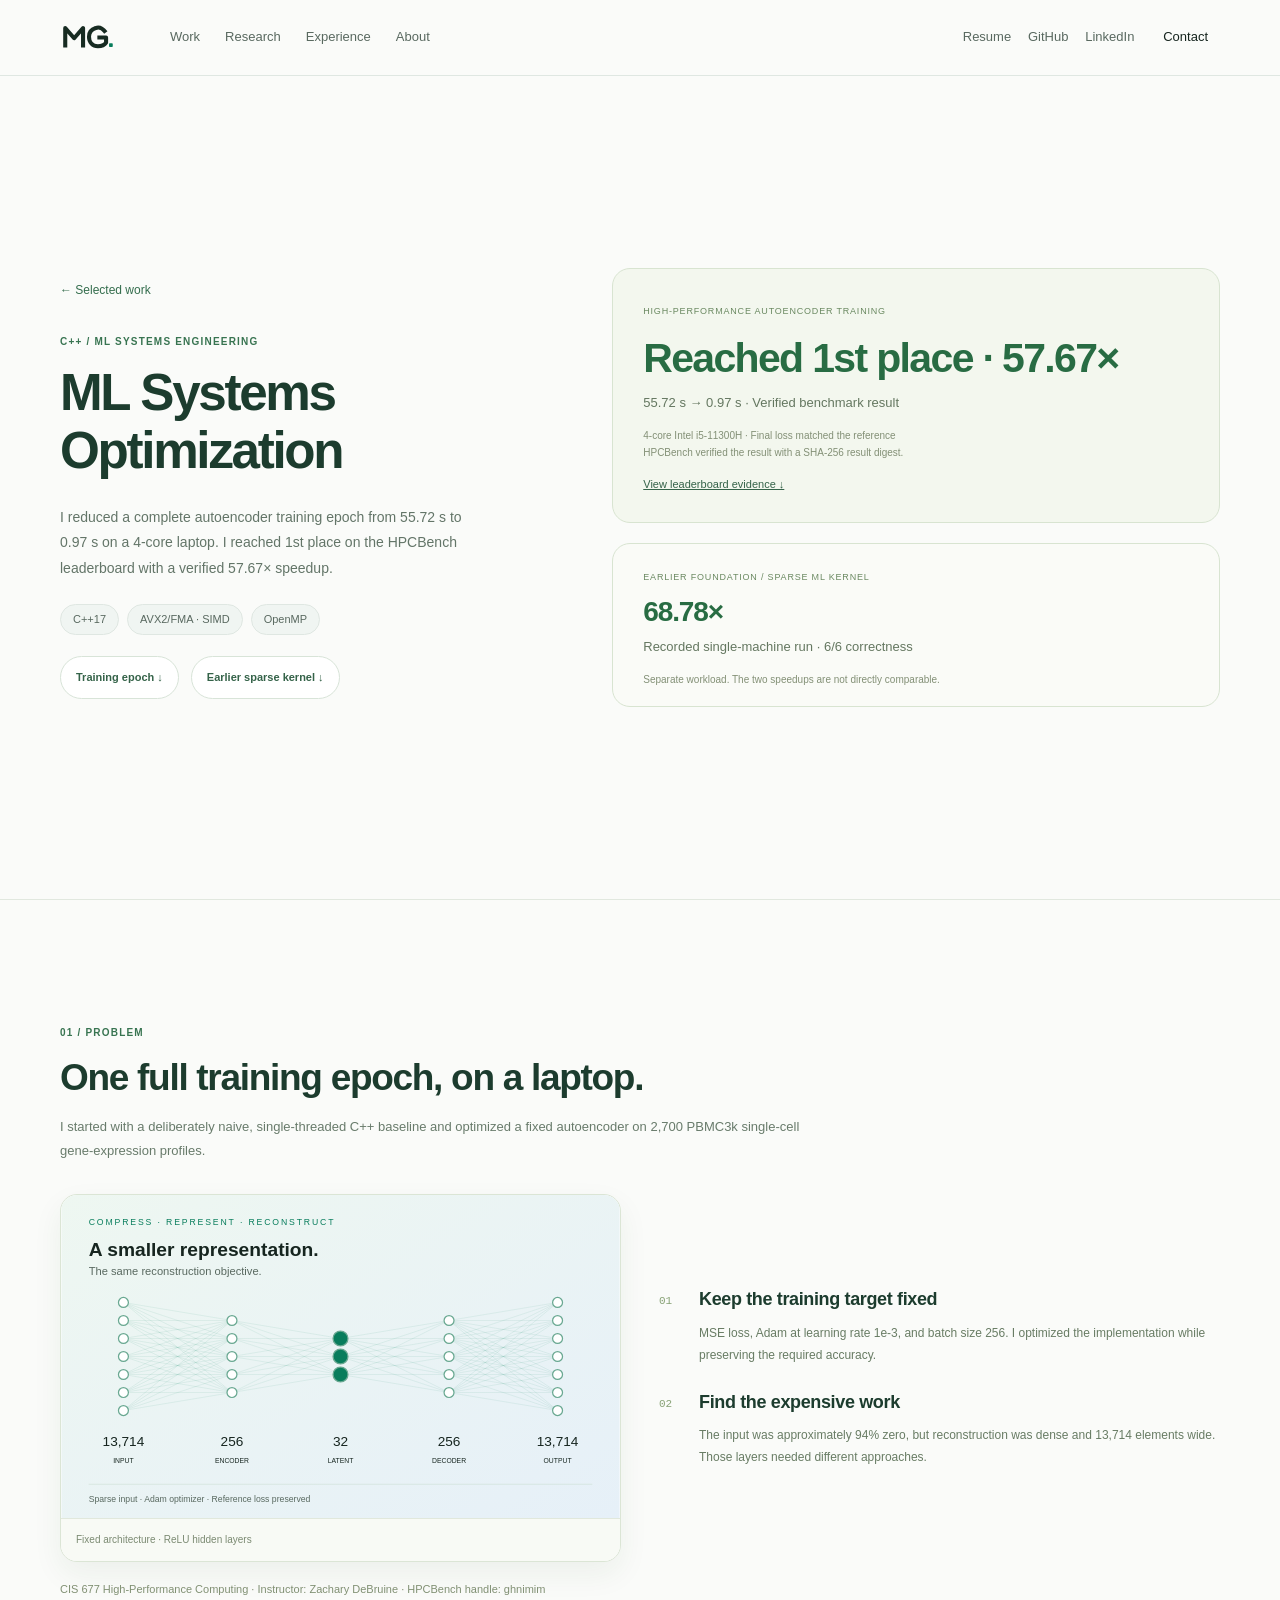
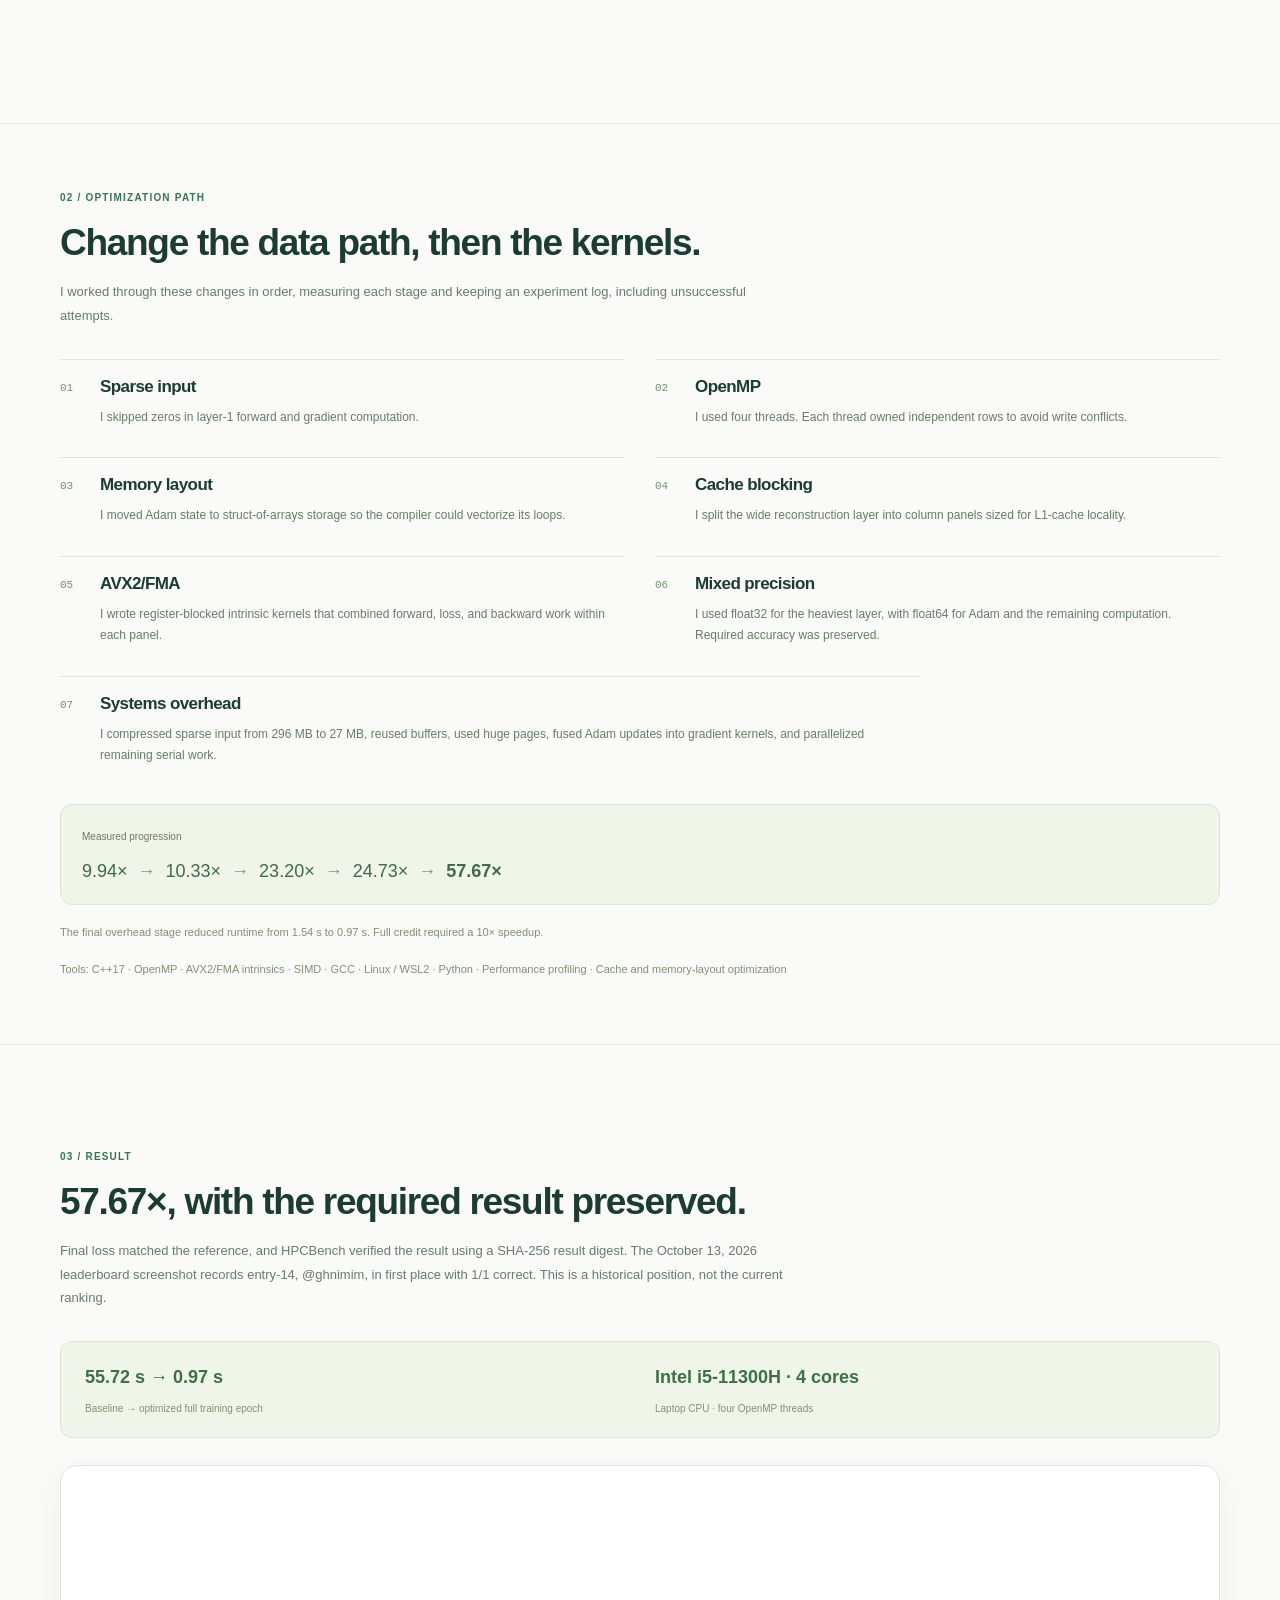
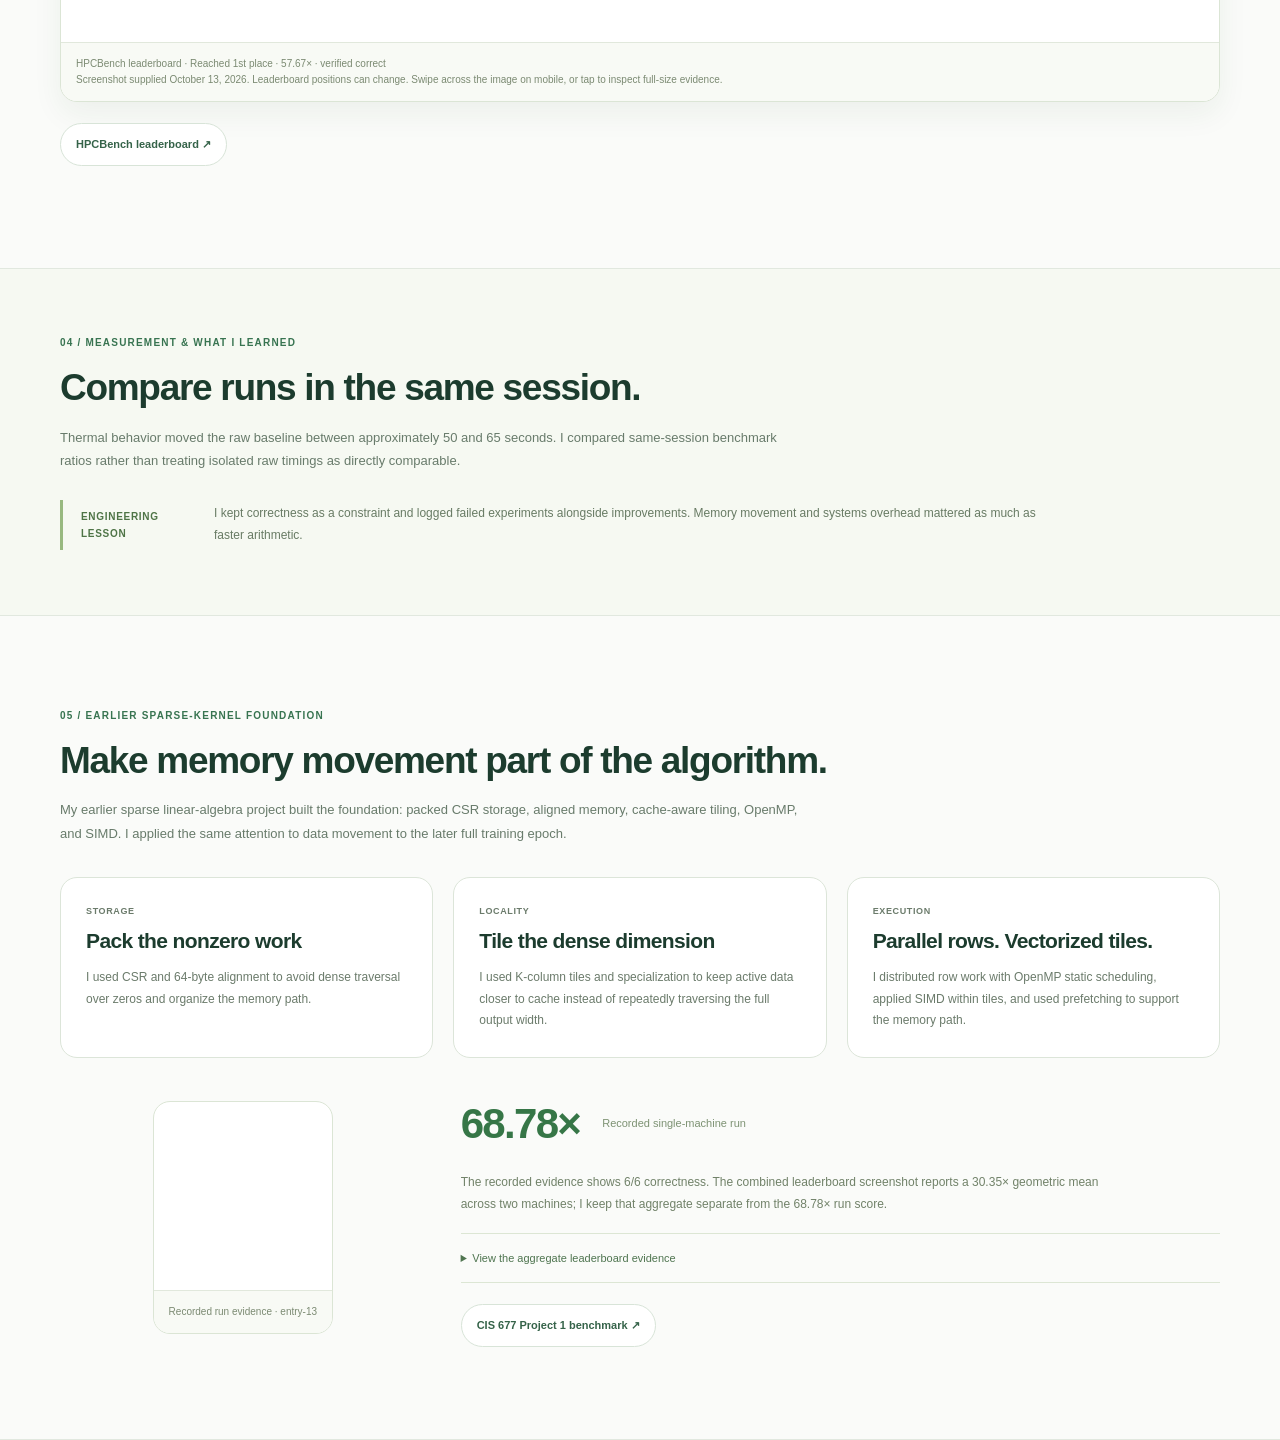
<file: work/hpc.html>
<!DOCTYPE html><html lang="en"><head><meta charset="UTF-8"><meta name="viewport" content="width=device-width, initial-scale=1.0"><meta http-equiv="refresh" content="0; url=ml-systems.html#kernel"><link rel="canonical" href="https://mortadhaghnimi.github.io/work/ml-systems.html"><title>ML Systems Optimization | Mortadha Ghnimi</title></head><body><p>This project is now part of <a href="ml-systems.html#kernel">ML Systems Optimization</a>.</p></body></html>
</file>
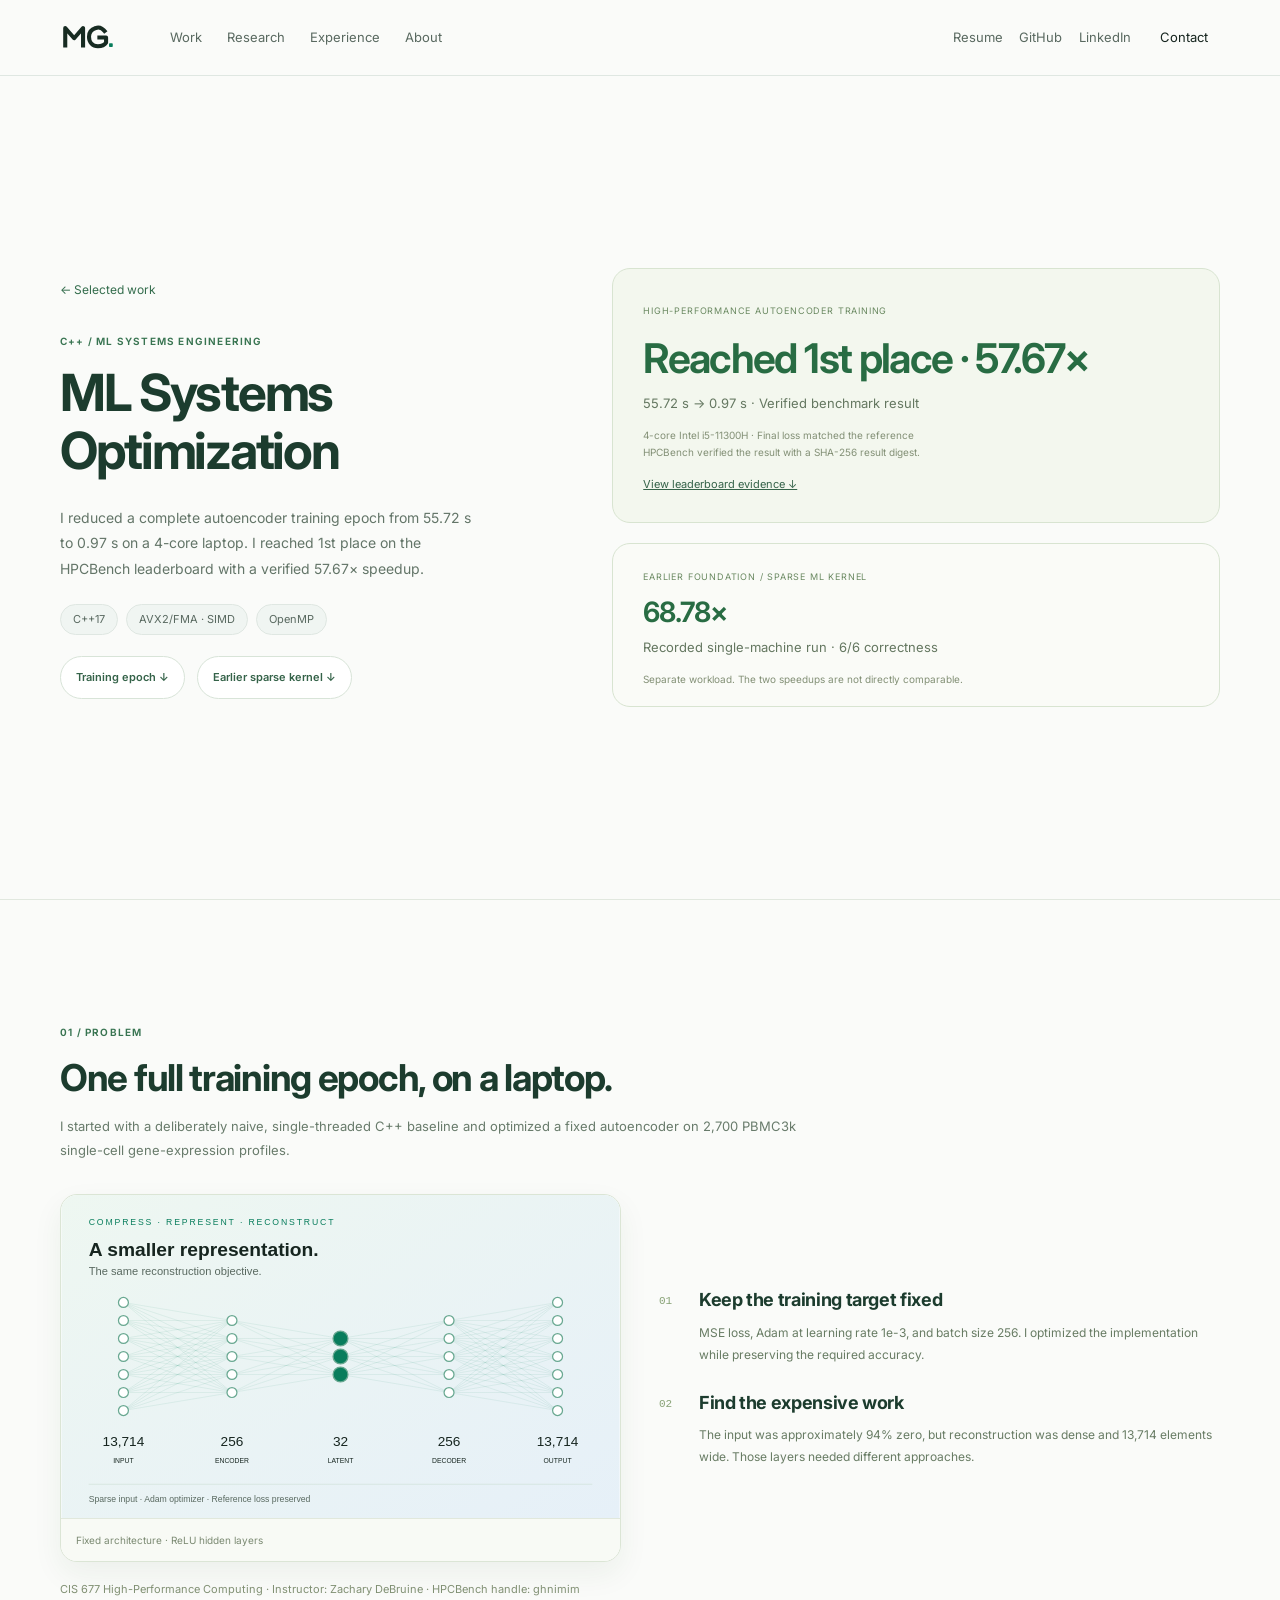
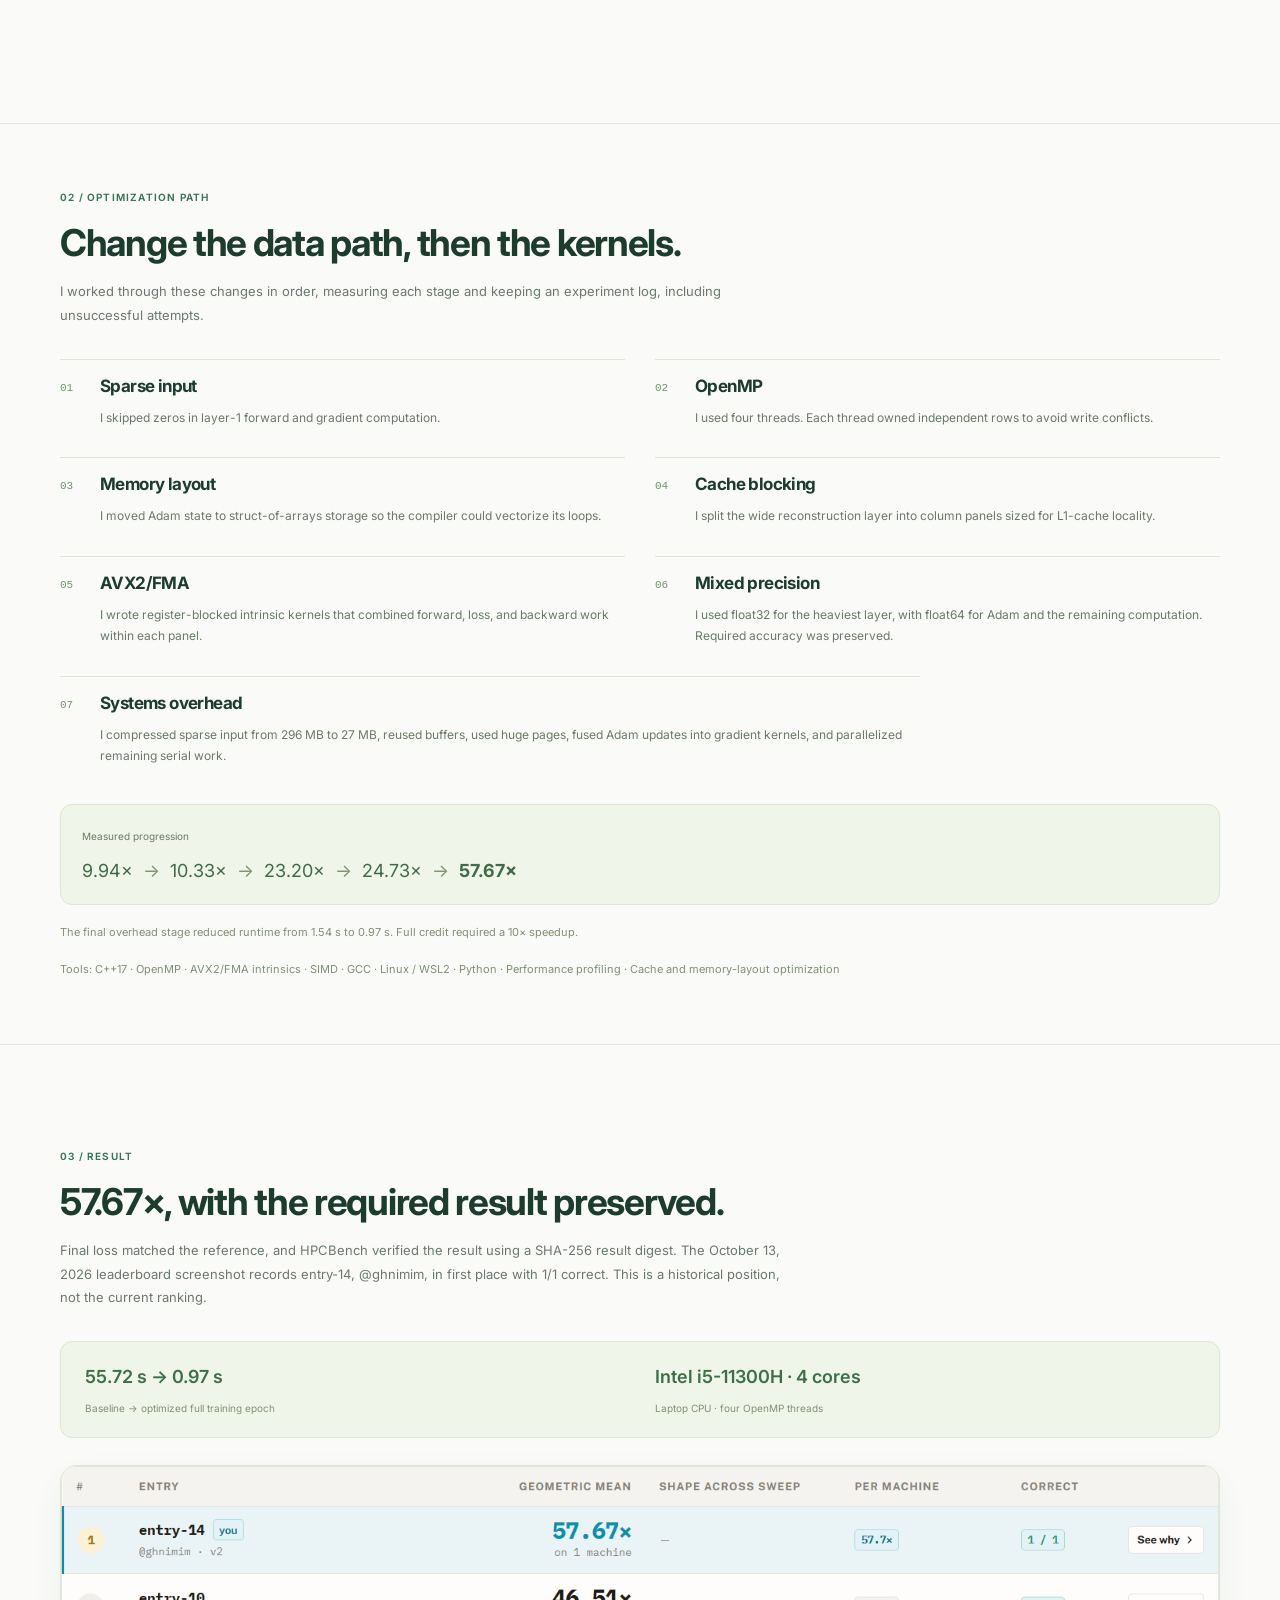
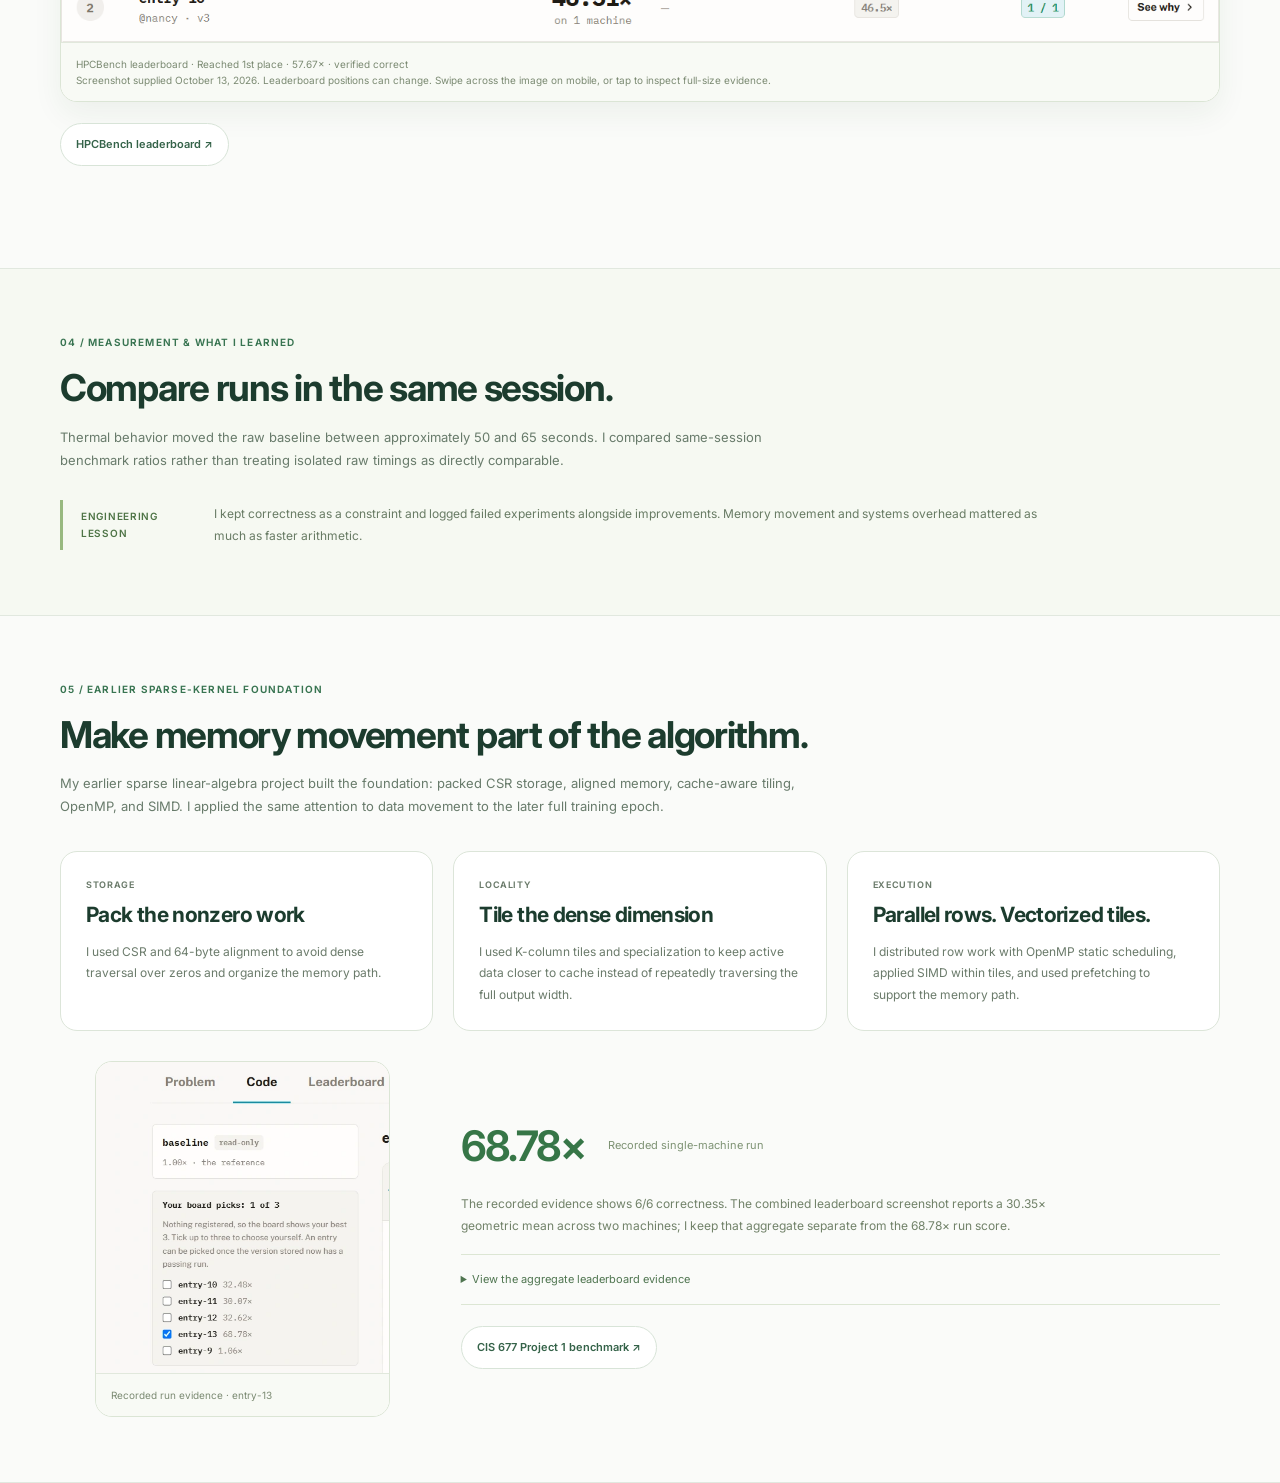
<file: work/ml-systems.html>
<!DOCTYPE html>
<html lang="en">
<head>
  <meta charset="UTF-8">
  <meta name="viewport" content="width=device-width, initial-scale=1.0">
  <title>ML Systems Optimization | Mortadha Ghnimi</title>
  <meta name="description" content="I reduced a full C++ autoencoder training epoch from 55.72 s to 0.97 s: a verified 57.67× speedup. Earlier sparse-kernel work shows the systems foundation.">
  <link rel="canonical" href="https://mortadhaghnimi.github.io/work/ml-systems.html">
  <meta property="og:title" content="ML Systems Optimization | Mortadha Ghnimi">
  <meta property="og:description" content="Reached 1st place · 57.67× verified autoencoder training speedup. 55.72 s → 0.97 s on a 4-core laptop.">
  <meta property="og:url" content="https://mortadhaghnimi.github.io/work/ml-systems.html">
  <meta property="og:image" content="https://mortadhaghnimi.github.io/assets/og-image.png">
  <meta name="twitter:card" content="summary_large_image">
  <meta name="twitter:image" content="https://mortadhaghnimi.github.io/assets/og-image.png">
  <link rel="icon" href="../favicon.svg?v=2" type="image/svg+xml">
  <link rel="stylesheet" href="../css/style.css"><link rel="stylesheet" href="../css/portfolio.css?v=20">
  <link href="https://fonts.googleapis.com/css2?family=Inter:wght@400;500;600;700;800&display=swap" rel="stylesheet">
  <link rel="stylesheet" href="../css/vision-case.css?v=1">
  <link rel="stylesheet" href="../css/systems-portfolio.css?v=3">
</head>
<body>
  <a class="skip" href="#main">Skip to content</a>
  <header class="nav">
    <a class="nav-brand" href="../index.html" aria-label="Mortadha Ghnimi, home"><img class="brand-mark" src="../assets/brand/mg-monogram.svg" alt="" width="58" height="38"></a>
    <button class="nav-toggle" type="button" aria-label="Open menu" aria-expanded="false"><span></span><span></span></button>
    <div class="nav-panel" id="site-nav">
      <nav class="nav-links" aria-label="Primary">
        <a href="../index.html#work">Work</a>
        <a href="../index.html#research">Research</a>
        <a href="../index.html#experience">Experience</a>
        <a href="../index.html#about">About</a>
      </nav>
      <div class="nav-side">
        <a data-resume-link href="../resume.html">Resume</a>
        <a href="https://github.com/mortadhaghnimi" target="_blank" rel="noopener noreferrer">GitHub</a>
        <a href="https://www.linkedin.com/in/mortadha-ghnimi-021183252/" target="_blank" rel="noopener noreferrer">LinkedIn</a>
        <a class="nav-contact" href="../index.html#contact">Contact</a>
      </div>
    </div>
  </header>
  <main id="main" class="vision-case systems-case">
    <section class="vc-screen" aria-labelledby="systems-title"><div class="wrap vc-hero-grid"><div><a class="vc-back" href="../index.html#engineering">← Selected work</a><p class="vc-eyebrow">C++ / ML systems engineering</p><h1 id="systems-title">ML Systems<br>Optimization</h1><p class="vc-intro">I reduced a complete autoencoder training epoch from 55.72 s to 0.97 s on a 4-core laptop. I reached 1st place on the HPCBench leaderboard with a verified 57.67× speedup.</p><div class="project-tech"><span>C++17</span><span>AVX2/FMA · SIMD</span><span>OpenMP</span></div><div class="vc-links"><a href="#autoencoder">Training epoch ↓</a><a href="#kernel">Earlier sparse kernel ↓</a></div></div><div class="systems-benchmarks"><article class="systems-flagship"><span>High-Performance Autoencoder Training</span><strong>Reached 1st place · 57.67×</strong><p>55.72 s → 0.97 s · Verified benchmark result</p><small>4-core Intel i5-11300H · Final loss matched the reference<br>HPCBench verified the result with a SHA-256 result digest.</small><a class="systems-evidence-link" href="#result">View leaderboard evidence ↓</a></article><article class="systems-foundation"><span>Earlier foundation / Sparse ML kernel</span><strong>68.78×</strong><p>Recorded single-machine run · 6/6 correctness</p><small>Separate workload. The two speedups are not directly comparable.</small></article></div></div></section>
    <section class="vc-screen" id="autoencoder" aria-labelledby="epoch-title"><div class="wrap"><header class="vc-section-head"><p class="vc-eyebrow">01 / Problem</p><h2 id="epoch-title">One full training epoch, on a laptop.</h2><p>I started with a deliberately naive, single-threaded C++ baseline and optimized a fixed autoencoder on 2,700 PBMC3k single-cell gene-expression profiles.</p></header><div class="systems-detail-grid"><figure class="systems-figure"><img src="../assets/cards/autoencoder.svg" alt="Fixed autoencoder: 13,714 → 256 → 32 → 256 → 13,714"><figcaption>Fixed architecture · ReLU hidden layers</figcaption></figure><div class="systems-decisions"><article><span>01</span><div><h3>Keep the training target fixed</h3><p>MSE loss, Adam at learning rate 1e-3, and batch size 256. I optimized the implementation while preserving the required accuracy.</p></div></article><article><span>02</span><div><h3>Find the expensive work</h3><p>The input was approximately 94% zero, but reconstruction was dense and 13,714 elements wide. Those layers needed different approaches.</p></div></article></div></div><p class="systems-scope">CIS 677 High-Performance Computing · Instructor: Zachary DeBruine · HPCBench handle: ghnimim</p></div></section>
    <section class="vc-screen" id="optimization" aria-labelledby="path-title"><div class="wrap"><header class="vc-section-head"><p class="vc-eyebrow">02 / Optimization path</p><h2 id="path-title">Change the data path, then the kernels.</h2><p>I worked through these changes in order, measuring each stage and keeping an experiment log, including unsuccessful attempts.</p></header><ol class="systems-path">
<li><span>01</span><div><h3>Sparse input</h3><p>I skipped zeros in layer-1 forward and gradient computation.</p></div></li>
<li><span>02</span><div><h3>OpenMP</h3><p>I used four threads. Each thread owned independent rows to avoid write conflicts.</p></div></li>
<li><span>03</span><div><h3>Memory layout</h3><p>I moved Adam state to struct-of-arrays storage so the compiler could vectorize its loops.</p></div></li>
<li><span>04</span><div><h3>Cache blocking</h3><p>I split the wide reconstruction layer into column panels sized for L1-cache locality.</p></div></li>
<li><span>05</span><div><h3>AVX2/FMA</h3><p>I wrote register-blocked intrinsic kernels that combined forward, loss, and backward work within each panel.</p></div></li>
<li><span>06</span><div><h3>Mixed precision</h3><p>I used float32 for the heaviest layer, with float64 for Adam and the remaining computation. Required accuracy was preserved.</p></div></li>
<li><span>07</span><div><h3>Systems overhead</h3><p>I compressed sparse input from 296 MB to 27 MB, reused buffers, used huge pages, fused Adam updates into gradient kernels, and parallelized remaining serial work.</p></div></li>
</ol><div class="systems-progression" aria-label="Benchmark score progression"><span>Measured progression</span><p>9.94× <i>→</i> 10.33× <i>→</i> 23.20× <i>→</i> 24.73× <i>→</i> <strong>57.67×</strong></p></div><p class="systems-scope">The final overhead stage reduced runtime from 1.54 s to 0.97 s. Full credit required a 10× speedup.</p><p class="systems-scope">Tools: C++17 · OpenMP · AVX2/FMA intrinsics · SIMD · GCC · Linux / WSL2 · Python · Performance profiling · Cache and memory-layout optimization</p></div></section>
    <section class="vc-screen" id="result" aria-labelledby="result-title"><div class="wrap"><header class="vc-section-head"><p class="vc-eyebrow">03 / Result</p><h2 id="result-title">57.67×, with the required result preserved.</h2><p>Final loss matched the reference, and HPCBench verified the result using a SHA-256 result digest. The October 13, 2026 leaderboard screenshot records entry-14, @ghnimim, in first place with 1/1 correct. This is a historical position, not the current ranking.</p></header><div class="systems-measurement"><div><strong>55.72 s → 0.97 s</strong><span>Baseline → optimized full training epoch</span></div><div><strong>Intel i5-11300H · 4 cores</strong><span>Laptop CPU · four OpenMP threads</span></div></div><figure class="systems-figure systems-leaderboard"><a href="../assets/systems/autoencoder-leaderboard.png" target="_blank" rel="noopener noreferrer" aria-label="Open full-size leaderboard evidence"><img src="../assets/systems/autoencoder-leaderboard.png" alt="Historical HPCBench leaderboard from October 13, 2026: #1 entry-14, @ghnimim, 57.67× on one machine, 1/1 correct; next entry 46.51×" width="1480" height="225" loading="lazy"></a><figcaption>HPCBench leaderboard · Reached 1st place · 57.67× · verified correct<br>Screenshot supplied October 13, 2026. Leaderboard positions can change. Swipe across the image on mobile, or tap to inspect full-size evidence.</figcaption></figure><div class="vc-links"><a href="https://hpcbench.com/c/cis677-p2?tab=Leaderboard" target="_blank" rel="noopener noreferrer">HPCBench leaderboard ↗</a></div></div></section>
    <section class="vc-screen systems-measurement-section" aria-labelledby="measurement-title"><div class="wrap"><header class="vc-section-head"><p class="vc-eyebrow">04 / Measurement &amp; what I learned</p><h2 id="measurement-title">Compare runs in the same session.</h2><p>Thermal behavior moved the raw baseline between approximately 50 and 65 seconds. I compared same-session benchmark ratios rather than treating isolated raw timings as directly comparable.</p></header><div class="vc-insight"><span>Engineering lesson</span><p>I kept correctness as a constraint and logged failed experiments alongside improvements. Memory movement and systems overhead mattered as much as faster arithmetic.</p></div></div></section>
    <section class="vc-screen" id="kernel" aria-labelledby="kernel-title"><div class="wrap"><header class="vc-section-head"><p class="vc-eyebrow">05 / Earlier sparse-kernel foundation</p><h2 id="kernel-title">Make memory movement part of the algorithm.</h2><p>My earlier sparse linear-algebra project built the foundation: packed CSR storage, aligned memory, cache-aware tiling, OpenMP, and SIMD. I applied the same attention to data movement to the later full training epoch.</p></header><div class="vc-model-grid"><article><p class="vc-eyebrow">Storage</p><h3>Pack the nonzero work</h3><p>I used CSR and 64-byte alignment to avoid dense traversal over zeros and organize the memory path.</p></article><article><p class="vc-eyebrow">Locality</p><h3>Tile the dense dimension</h3><p>I used K-column tiles and specialization to keep active data closer to cache instead of repeatedly traversing the full output width.</p></article><article><p class="vc-eyebrow">Execution</p><h3>Parallel rows. Vectorized tiles.</h3><p>I distributed row work with OpenMP static scheduling, applied SIMD within tiles, and used prefetching to support the memory path.</p></article></div><div class="systems-kernel-evidence"><figure class="systems-figure"><img src="../assets/systems/kernel-run.webp" alt="Provided benchmark code-tab screenshot showing entry-13 with recorded score 68.78 times" width="500" height="527" loading="lazy"><figcaption>Recorded run evidence · entry-13</figcaption></figure><div><div class="systems-kernel-score"><strong>68.78×</strong><span>Recorded single-machine run</span></div><p>The recorded evidence shows 6/6 correctness. The combined leaderboard screenshot reports a 30.35× geometric mean across two machines; I keep that aggregate separate from the 68.78× run score.</p><details class="systems-source-evidence"><summary>View the aggregate leaderboard evidence</summary><img src="../assets/systems/kernel-board.webp" alt="Provided leaderboard evidence showing entry-13 with 30.35 times aggregate across two machines, 68.8 and 13.4 per-machine scores, and 6 of 6 correct" width="1680" height="675" loading="lazy"></details><div class="vc-links"><a href="https://hpcbench.com/c/cis677-p1" target="_blank" rel="noopener noreferrer">CIS 677 Project 1 benchmark ↗</a></div></div></div></div></section>
  </main><script src="../js/site.config.js"></script><script src="../js/main.js"></script></body></html>
</file>
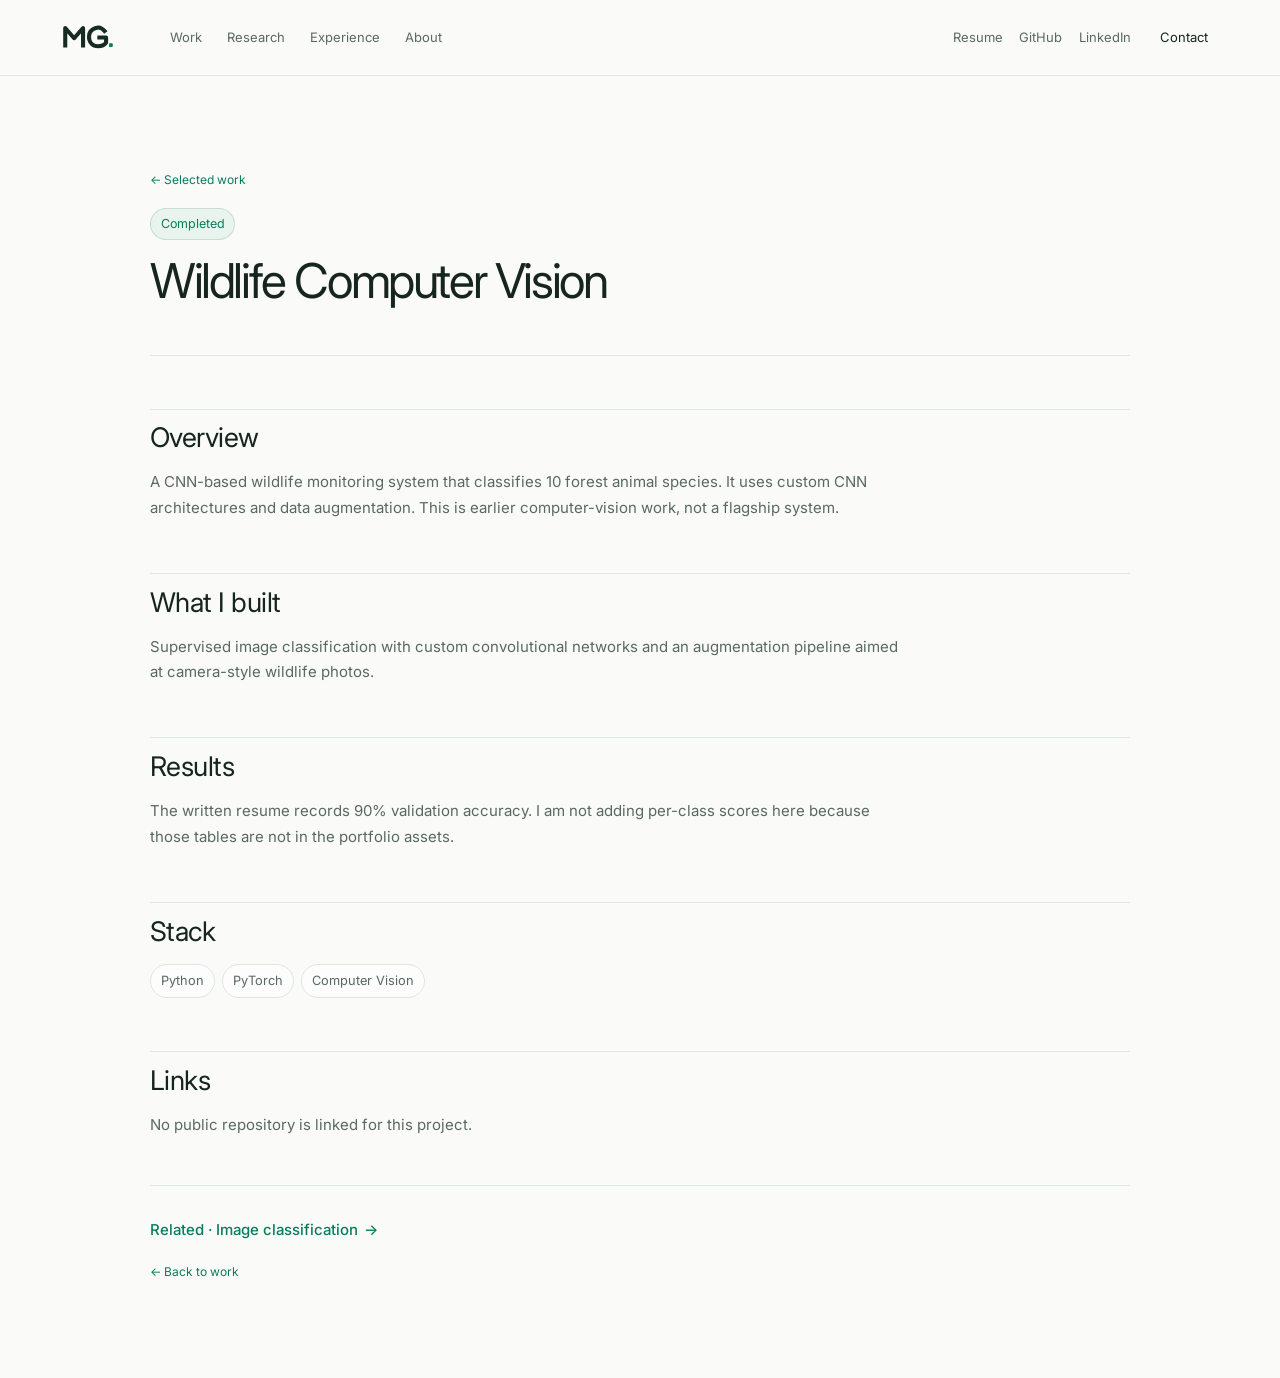
<file: work/wildlife.html>
<!DOCTYPE html>
<html lang="en">
<head>
  <meta charset="UTF-8">
  <meta name="viewport" content="width=device-width, initial-scale=1.0">
  <title>Wildlife Computer Vision | Mortadha Ghnimi</title>
  <meta name="description" content="CNN wildlife monitoring system classifying 10 forest animal species.">
  <link rel="icon" href="../favicon.svg?v=2" type="image/svg+xml">
  <link rel="stylesheet" href="../css/style.css"><link rel="stylesheet" href="../css/portfolio.css?v=15">
  <link href="https://fonts.googleapis.com/css2?family=Inter:wght@400;500;600;700;800&display=swap" rel="stylesheet">
</head>
<body>
  <a class="skip" href="#main">Skip to content</a>
  <header class="nav">
    <a class="nav-brand" href="../index.html" aria-label="Mortadha Ghnimi, home"><img class="brand-mark" src="../assets/brand/mg-monogram.svg" alt="" width="58" height="38"></a>
    <button class="nav-toggle" type="button" aria-label="Open menu" aria-expanded="false"><span></span><span></span></button>
    <div class="nav-panel" id="site-nav">
      <nav class="nav-links" aria-label="Primary">
        <a href="../index.html#work">Work</a>
        <a href="../index.html#research">Research</a>
        <a href="../index.html#experience">Experience</a>
        <a href="../index.html#about">About</a>
      </nav>
      <div class="nav-side">
        <a data-resume-link href="../resume.html">Resume</a>
        <a href="https://github.com/mortadhaghnimi" target="_blank" rel="noopener noreferrer">GitHub</a>
        <a href="https://www.linkedin.com/in/mortadha-ghnimi-021183252/" target="_blank" rel="noopener noreferrer">LinkedIn</a>
        <a class="nav-contact" href="../index.html#contact">Contact</a>
      </div>
    </div>
  </header>
  <main id="main" class="wrap prose">
    <header class="page-hero">
      <a class="back" href="../index.html#work">← Selected work</a>
      <div class="badge-row" style="margin-top:1rem"><span class="badge done">Completed</span></div>
      <h1>Wildlife Computer Vision</h1>
    </header>
    <h2>Overview</h2>
    <p>A CNN-based wildlife monitoring system that classifies 10 forest animal species. It uses custom CNN architectures and data augmentation. This is earlier computer-vision work, not a flagship system.</p>
    <h2>What I built</h2>
    <p>Supervised image classification with custom convolutional networks and an augmentation pipeline aimed at camera-style wildlife photos.</p>
    <h2>Results</h2>
    <p>The written resume records 90% validation accuracy. I am not adding per-class scores here because those tables are not in the portfolio assets.</p>
    <h2>Stack</h2>
    <div class="tech-row"><span class="chip">Python</span><span class="chip">PyTorch</span><span class="chip">Computer Vision</span></div>
    <h2>Links</h2>
    <p>No public repository is linked for this project.</p>
    <div class="related">
      <p><a class="arrow-link" href="kaggle.html">Related · Image classification <span>→</span></a></p>
      <p><a class="back" href="../index.html#work">← Back to work</a></p>
    </div>
  </main>
  <script src="../js/site.config.js"></script>
  <script src="../js/main.js"></script>
</body>
</html>
</file>
<file: css/style.css>
Warning: truncated output (original token count: 34307)
Total output lines: 3445

:root {
  --bg: #f3f0e8;
  --paper: #fbfaf6;
  --paper-2: #efebe2;
  --ink: #141512;
  --muted: #656158;
  --line: rgba(20, 21, 18, 0.12);
  --line-strong: rgba(20, 21, 18, 0.2);
  --green: #0d5b48;
  --green-deep: #10362e;
  --green-soft: #e4efe9;
  --cream: #f7f3e9;
  --white: #fffefa;
  --serif: "Instrument Serif", Georgia, serif;
  --sans: "IBM Plex Sans", system-ui, -apple-system, BlinkMacSystemFont, "Segoe UI", sans-serif;
  --mono: "IBM Plex Mono", ui-monospace, SFMono-Regular, Menlo, monospace;
  --max: 1240px;
  --nav-h: 68px;
  --r-sm: 12px;
  --r-md: 18px;
  --r-lg: 26px;
  --shadow: 0 20px 60px rgba(30, 32, 26, 0.08);
}

* { box-sizing: border-box; }
html { scroll-behavior: smooth; overflow-x: clip; }
section[id] { scroll-margin-top: var(--nav-h); }
body {
  margin: 0;
  color: var(--ink);
  background: var(--bg);
  font-family: var(--sans);
  font-size: 16.5px;
  line-height: 1.6;
  text-rendering: optimizeLegibility;
}
img, video { display: block; max-width: 100%; }
a { color: inherit; }
button, input { font: inherit; }
:focus-visible { outline: 2px solid var(--green); outline-offset: 3px; }

.skip {
  position: absolute; width: 1px; height: 1px; overflow: hidden; clip: rect(0 0 0 0); clip-path: inset(50%); white-space: nowrap;
}
.skip:focus {
  position: fixed; z-index: 100; top: 12px; left: 12px; width: auto; height: auto; clip: auto; clip-path: none;
  padding: .55rem .8rem; background: var(--ink); color: white; border-radius: 8px;
}

.wrap { width: min(var(--max), calc(100% - 3rem)); margin-inline: auto; }
.section { padding: clamp(4.5rem, 7vw, 7rem) 0; }
.section.anchor-section { padding-top: 2.2rem; }
.section-head {
  display: grid; grid-template-columns: minmax(0, 1.2fr) minmax(280px, .8fr); gap: 3rem; align-items: end; margin-bottom: 2.4rem;
}
.section-label, .showcase-kicker, .card-eyebrow, .visual-label, .phase {
  font-family: var(--mono); font-size: .72rem; line-height: 1.35; letter-spacing: .13em; text-transform: uppercase;
}
.section-label { color: var(--green); margin: 0 0 .75rem; }
.section-title {
  font-family: var(--serif); font-weight: 400; font-size: clamp(2.55rem, 5vw, 4.4rem); letter-spacing: -.035em; line-height: .98; margin: 0;
}
.section-lead { color: var(--muted); margin: 0; max-width: 37rem; font-size: 1.04rem; }
.subtitle { color: var(--muted); }

/* Navigation */
.nav {
  position: sticky; top: 0; z-index: 50; height: var(--nav-h); display: flex; align-items: center; gap: 1.25rem;
  padding: 0 max(1.5rem, calc((100vw - var(--max)) / 2));
  background: rgba(243, 240, 232, .88); backdrop-filter: blur(14px); border-bottom: 1px solid transparent;
}
.nav.is-scrolled { background: rgba(243, 240, 232, .96); border-bottom-color: var(--line); }
.nav.is-research,
.nav.is-research.is-scrolled {
  background: rgba(16, 54, 46, .96);
  border-bottom-color: transparent;
  color: var(--cream);
}
.nav.is-research .nav-brand,
.nav.is-research .nav-links a,
.nav.is-research .nav-side a { color: #e7f0ec; }
.nav.is-research .nav-links a:hover,
.nav.is-research .nav-side a:hover,
.nav.is-research .nav-links a.is-current { color: white; }
.nav.is-research .nav-links a.is-current { text-decoration-color: #d7efe6; }
.nav.is-research .nav-contact { border-color: rgba(255,255,255,.32); color: white !important; }
.nav.is-research .nav-toggle { background: transparent; border-color: rgba(255,255,255,.28); }
.nav.is-research .nav-toggle span { background: white; }
.nav-brand { font-weight: 600; text-decoration: none; letter-spacing: -.02em; white-space: nowrap; }
.nav-panel { display: flex; align-items: center; flex: 1; }
.nav-links, .nav-side { display: flex; align-items: center; gap: 1.05rem; }
.nav-links { margin-left: 2rem; }
.nav-side { margin-left: auto; }
.nav-links a, .nav-side a { text-decoration: none; color: var(--muted); font-size: .9rem; }
.nav-links a:hover, .nav-side a:hover, .nav-links a.is-current { color: var(--ink); }
.nav-links a.is-current { text-decoration: underline; text-decoration-color: var(--green); text-underline-offset: 6px; text-decoration-thickness: 1.5px; }
.nav-contact { border: 1px solid var(--line-strong); border-radius: 999px; padding: .35rem .75rem; color: var(--ink) !important; }
.nav-toggle { display: none; margin-left: auto; width: 42px; height: 42px; border: 1px solid var(--line); border-radius: 10px; background: var(--paper); }
.nav-toggle span { display: block; width: 18px; height: 1.5px; background: var(--ink); margin: 5px auto; }

/* Hero */
.hero-shell {
  background:
    radial-gradient(900px 500px at 88% 8%, rgba(13,91,72,.07), transparent 52%),
    var(--bg);
}
.hero {
  display: grid; grid-template-columns: minmax(0, 1.15fr) minmax(360px, .72fr); gap: clamp(3rem, 6vw, 6rem); align-items: center;
  padding: clamp(2.8rem, 6vh, 4.4rem) 0 3rem;
}
.hero-copy { padding-block: .5rem; }
.eyebrow { font-family: var(--mono); color: var(--green); text-transform: uppercase; letter-spacing: .14em; font-size: .75rem; margin: 0 0 1rem; }
.hero h1 {
  font-family: var(--serif); font-weight: 400; font-size: clamp(3.25rem, 6vw, 5.65rem); line-height: .91; letter-spacing: -.046em; margin: 0 0 1.15rem; max-width: 820px;
}
.lede { color: var(--muted); max-width: 680px; font-size: 1.05rem; line-height: 1.62; margin: 0 0 .8rem; }
.domains { margin: 0 0 1rem; font-size: .95rem; }
.domains span { color: var(--green); margin-inline: .28rem; }
.status-line { display: flex; align-items: center; gap: .55rem; margin: 0 0 1.2rem; color: var(--muted); font-size: .82rem; }
.status-line[hidden] { display: none; }
.status-line .dot { width: 7px; height: 7px; border-radius: 50%; background: var(--green); box-shadow: 0 0 0 4px rgba(13,91,72,.11); }
.status-line strong { color: var(--ink); font-size: .77rem; text-transform: uppercase; letter-spacing: .08em; font-weight: 500; }
.actions { display: flex; flex-wrap: wrap; align-items: center; gap: .7rem; }
.btn { display: inline-flex; align-items: center; justify-content: center; min-height: 44px; padding: .58rem 1rem; border-radius: 999px; text-decoration: none; font-size: .9rem; font-weight: 500; border: 1px solid transparent; transition: transform .18s ease, background .18s ease, border-color .18s ease; }
.btn:hover { transform: translateY(-1px); }
.btn-primary { background: var(--ink); color: var(--cream); }
.btn-secondary { border-color: var(--line-strong); background: rgba(255,255,255,.25); }
.text-link { color: var(--muted); text-underline-offset: 4px; font-size: .9rem; }
.text-link:hover { color: var(--ink); }
.hero-media { margin: 0; justify-self: end; width: min(100%, 470px); }
.hero-stage { aspect-ratio: 4 / 5; overflow: hidden; border-radius: 28px; background: var(--green-deep); box-shadow: 0 32px 80px rgba(22,38,32,.14); }
.hero-stage img { width: 100%; height: 100%; object-fit: cover; object-position: 52% 24%; }
.hero-fallback { height: 100%; display: grid; place-content: center; text-align: center; color: white; }
.identity-mark { font-family: var(--serif); font-size: 5rem; margin: 0; }

/* Proof */
.proof {
  display: grid; grid-template-columns: repeat(4, 1fr); background: var(--paper); border: 1px solid var(--line); border-radius: var(--r-md); overflow: hidden;
  margin-bottom: clamp(3rem, 5vw, 5rem); box-shadow: 0 10px 35px rgba(30,32,26,.035);
}
.proof a { display: block; padding: 1.35rem 1.35rem 1.25rem; text-decoration: none; border-right: 1px solid var(--line); transition: background .18s ease; }
.proof a:last-child { border-right: 0; }
.proof a:hover { background: #fffefa; }
.proof strong { display: block; font-family: var(--serif); font-weight: 400; font-size: clamp(2rem, 3vw, 3rem); line-height: 1; letter-spacing: -.03em; }
.proof em { display: block; margin-top: .45rem; font-style: normal; font-weight: 600; font-size: .92rem; }
.proof span { display: block; margin-top: .15rem; color: var(--muted); font-size: .84rem; }

/* Work */
.work-shell { background: var(--paper); border-top: 1px solid var(--line); border-bottom: 1px solid var(--line); }
.filters { display: flex; align-items: center; gap: 1.7rem; margin: 0 0 .25rem; padding: 1rem 0; border-top: 1px solid var(--line); border-bottom: 1px solid var(--line); }
.filter-label { font-family: var(--mono); font-size: .7rem; letter-spacing: .12em; text-transform: uppercase; color: var(--muted); white-space: nowrap; }
.filter-row { display: flex; align-items: center; gap: 1.2rem; overflow-x: auto; scrollbar-width: none; }
.filter-row::-webkit-scrollbar { display: none; }
.filter-btn { appearance: none; border: 0; background: transparent; color: var(--muted); padding: .25rem 0 .35rem; font-size: .88rem; cursor: pointer; white-space: nowrap; position: relative; }
.filter-btn::after { content: ""; position: absolute; left: 0; right: 100%; bottom: 0; height: 1.5px; background: var(--green); transition: right .2s ease; }
.filter-btn:hover { color: var(--ink); }
.filter-btn[aria-pressed="true"] { color: var(--ink); }
.filter-btn[aria-pressed="true"]::after { right: 0; }
.flagship-list { margin-top: .5rem; }
.showcase {
  display: grid; grid-template-columns: minmax(0, .92fr) minmax(0, 1.08fr); gap: clamp(2.5rem, 5vw, 5rem); align-items: center;
  padding: clamp(4rem, 7vw, 6.4rem) 0; border-bottom: 1px solid var(--line);
}
.showcase.reverse .showcase-copy { order: 2; }
.showcase.is-hidden, .card.is-hidden { display: none; }
.showcase-kicker { color: var(--green); display: flex; gap: .65rem; align-items: center; margin: 0 0 .8rem; }
.showcase-kicker span { color: var(--muted); }
.showcase h3 { font-family: var(--serif); font-size: clamp(2.7rem, 4.8vw, 4.8rem); font-weight: 400; line-height: .95; letter-spacing: -.04em; margin: 0 0 .4rem; }
.project-line { margin: 0 0 .8rem; color: var(--muted); font-size: 1.02rem; }
.showcase .subtitle { margin: 0 0 1rem; max-width: 39rem; font-size: 1.03rem; }
.project-points { margin: 1rem 0; padding-left: 1.1rem; }
.project-points li { margin: .28rem 0; }
.tech-row { display: flex; flex-wrap: wrap; gap: .45rem; margin: 1.05rem 0 1.15rem; }
.tech-row span, .chip { border: 1px solid var(--line); background: rgba(255,255,255,.55); border-radius: 999px; padding: .32rem .62rem; font-size: .8rem; color: var(--muted); }
.arrow-link { display: inline-flex; gap: .4rem; align-items: center; color: var(--green); font-weight: 500; text-decoration: none; }
.arrow-link span { display: inline-block; transition: transform .18s ease; }
.arrow-link:hover span { transform: translateX(4px); }
.project-metric { display: flex; align-items: baseline; gap: .7rem; margin: .65rem 0 .8rem; }
.project-metric strong { font-family: var(--serif); font-size: clamp(2.7rem, 5vw, 4.6rem); font-weight: 400; line-height: .9; }
.project-metric span { color: var(--muted); font-size: .88rem; }
.visual-card { position: relative; min-height: 430px; border: 1px solid var(--line); border-radius: var(--r-lg); padding: clamp(1.4rem, 3vw, 2rem); background: var(--white); box-shadow: var(--shadow); overflow: hidden; }
.visual-label { color: var(--muted); margin-bottom: 1.25rem; }
.visual-dark { background: var(--green-deep); color: var(--cream); border-color: transparent; }
.visual-dark .visual-label { color: #bcd6cc; }
.visual-dark p { color: #c9d9d3; }
.agent-flow { display: grid; grid-template-columns: 1fr auto 1fr auto 1fr auto 1fr auto 1fr; align-items: center; gap: .45rem; margin-top: 4.8rem; }
.agent-flow span { padding: .78rem .55rem; text-align: center; border: 1px solid rgba(255,255,255,.2); border-radius: 999px; font-family: var(--mono); font-size: .72rem; }
.agent-flow i { font-style: normal; color: #a7c8bd; }
.agent-tools { display: flex; justify-content: center; gap: .5rem; flex-wrap: wrap; margin: 2rem auto 0; }
.agent-tools span { border: 1px solid rgba(255,255,255,.2); border-radius: 999px; padding: .3rem .6rem; font-size: .78rem; color: #dbe9e4; }
.geo-visual p { position: absolute; left: 2rem; bottom: 1.5rem; margin: 0; font-size: .84rem; }
.commerce-visual { background: linear-gradient(150deg, #fffefa, #edf4f0); }
.commerce-flow { display: grid; width: min(400px, 100%); margin: 1.4rem auto 0; }
.commerce-flow span { text-align: center; padding: .72rem 1rem; background: white; border: 1px solid var(--line); border-radius: 999px; font-size: .88rem; }
.commerce-flow i { text-align: center; font-style: normal; color: var(--green); line-height: 1.25; }
.commerce-visual p { margin: 1.2rem 0 0; text-align: center; color: var(--muted); font-size: .84rem; }
.image-visual { padding: .6rem; display: grid; grid-template-rows: 1fr auto; background: #eae6dc; }
.image-visual img { width: 100%; height: 100%; min-height: 340px; object-fit: cover; object-position: center top; border-radius: 20px; }
.image-visual figcaption { display: flex; justify-content: space-between; gap: 1rem; padding: .9rem .7rem .4rem; color: var(--muted); font-size: .84rem; }
.image-visual figcaption strong { color: var(--ink); }
.autoencoder-visual { display: flex; flex-direction: column; justify-content: space-between; background: linear-gradient(145deg, #f4efe4, #eef4ef); }
.network-line { display: grid; grid-template-columns: repeat(9, auto); justify-content: center; align-items: center; gap: .55rem; margin: 3.6rem auto 2rem; }
.network-line span, .network-line b { min-width: 58px; padding: .7rem .55rem; text-align: center; border-radius: 12px; border: 1px solid var(--line); background: white; font-family: var(--mono); font-size: .74rem; }
.network-line b { background: var(--green); color: white; border-color: var(--green); }
.network-line i { color: var(--muted); font-style: normal; }
.speed-compare { display: grid; grid-template-columns: 1fr auto 1fr; align-items: center; gap: 1rem; }
.speed-compare > div { padding: 1rem; border: 1px solid var(--line); border-radius: 14px; background: rgba(255,255,255,.75); }
.speed-compare small { display: block; color: var(--muted); }
.speed-compare strong { display: block; font-family: var(--serif); font-size: 2rem; font-weight: 400; }
.speed-compare i { font-style: normal; color: var(--muted); }
.speed-compare .accent-box { background: var(--green-deep); color: white; border-color: transparent; }
.speed-compare .accent-box small { color: #c9d9d3; }
.autoencoder-visual > p { margin: 1rem 0 0; color: var(--muted); font-size: .84rem; }

.more-work { padding-top: clamp(4rem, 6vw, 6rem); }
.more-head h3 { font-family: var(--serif); font-weight: 400; font-size: clamp(2rem, 3.5vw, 3rem); line-height: 1; max-width: 650px; margin: 0 0 1.5rem; }
.cards { display: grid; grid-template-columns: repeat(4, 1fr); gap: 1rem; }
.card { min-width: 0; text-decoration: none; background: var(--white); border: 1px solid var(--line); border-radius: var(--r-md); padding: 1rem; transition: transform .2s ease, box-shadow .2s ease, border-color .2s ease; overflow: hidden; }
.card:hover { transform: translateY(-3px); box-shadow: var(--shadow); border-color: var(--line-strong); }
.card-stage, .card-figure, .species-stage {
  margin: -1rem -1rem 1rem; height: 214px; overflow: hidden; border-bottom: 1px solid var(--line);
}
.card-figure { display: grid; place-items: center; background: #f4f1ea; }
.card-figure img { width: 100%; height: 100%; object-fit: contain; object-position: center; padding: .45rem .35rem 0; }
.card-figure.phone {
  place-items: end center;
  background: radial-gradient(130% 90% at 50% 0%, #2a3c42, #121418 68%);
  border-bottom-color: transparent;
}
.card-figure.phone img {
  width: auto; height: 118%; max-width: 158px; padding: 0; margin-top: 16px;
  object-fit: cover; object-position: top center;
  border-radius: 18px 18px 0 0; border: 1px solid rgba(255,255,255,.14); border-bottom: 0;
  box-shadow: 0 18px 36px rgba(0,0,0,.38);
}
.metric-stage {
  display: flex; flex-direction: column; justify-content: flex-end; gap: .15rem;
  padding: 1.1rem 1.15rem; background: linear-gradient(165deg, #1a4d40, #0c2e27); border-bottom: 0; color: white;
}
.metric-stage span { font-family: var(--mono); font-size: .68rem; letter-spacing: .14em; text-transform: uppercase; color: #b7d4c8; }
.metric-stage strong { font-family: var(--serif); font-weight: 400; font-size: 3.4rem; line-height: .9; letter-spacing: -.03em; }
.species-stage {
  display: flex; flex-wrap: wrap; align-content: flex-end; gap: .35rem .4rem;
  padding: 1.1rem 1.15rem; border-bottom: 0;
  background:
    radial-gradient(160px 90px at 88% 12%, rgba(255,255,255,.45), transparent 70%),
    linear-gradient(165deg, #e7f2ec, #d5e6dc);
  color: var(--green-deep);
}
.species-stage b { font-family: var(--serif); font-weight: 400; font-size: 4rem; line-height: .8; width: 100%; }
.species-stage span { font-family: var(--mono); font-size: .68rem; letter-spacing: .12em; text-transform: uppercase; width: 100%; margin-bottom: .35rem; }
.species-stage i { width: 9px; height: 9px; border-radius: 50%; background: var(--green); opacity: .72; }
.card-eyebrow { color: var(--green); margin-bottom: .45rem; }
.card h3 { font-family: var(--serif); font-weight: 400; font-size: 1.65rem; line-height: 1.05; letter-spacing: -.02em; margin: .2rem 0 .5rem; }
.card p { margin: 0; color: var(--muted); font-size: .9rem; }
.metric-card { background: var(--green-deep); color: var(--cream); border-color: transparent; }
.metric-card .card-eyebrow, .metric-card p { color: #c9d9d3; }
.metric-card .card-body, .metric-card h3 { color: white; }
.metric-card h3, .metric-card .card-eyebrow, .metric-card p { margin-left: 0; }
.metric-card .card-eyebrow, .metric-card h3, .metric-card p { padding-inline: 0; }
.species-card { background: #f7f4ee; }

/* Research */
.research-band {
  min-height: calc(100svh + var(--nav-h));
  color: var(--cream);
  background:
    radial-gradient(650px 380px at 85% 20%, rgba(164, 205, 190, .11), transparent 58%),
    linear-gradient(rgba(255,255,255,.035) 1px, transparent 1px),
    linear-gradient(90deg, rgba(255,255,255,.035) 1px, transparent 1px),
    var(--green-deep);
  background-size: auto, 34px 34px, 34px 34px, auto;
}
.research-band .section-label, .research-band .showcase-kicker { color: #bdd9cf; }
.research-band .section-lead, .research-band .subtitle { color: #d4ddd8; }
.research-feature { display: grid; grid-template-columns: .92fr 1.08fr; gap: 3.5rem; align-items: center; padding: 2.2rem 0 4.5rem; }
.research-copy h3 { font-family: var(--serif); font-size: clamp(2.8rem, 5vw, 4.8rem); font-weight: 400; line-height: .94; margin: .3rem 0 .8rem; }
.research-tags { display: flex; flex-wrap: wrap; gap: .5rem; margin-top: 1.2rem; }
.research-tags span { border: 1px solid rgba(255,255,255,.2); border-radius: 999px; padding: .3rem .6rem; font-size: .8rem; color: #dce7e2; }
.research-flow { display: flex; flex-wrap: wrap; align-items: center; gap: .35rem; margin-top: 1.5rem; }
.research-flow span { font-family: var(--mono); font-size: .72rem; padding: .35rem .55rem; border: 1px solid rgba(255,255,255,.16); border-radius: 8px; }
.research-flow i { font-style: normal; color: #a8c9bd; }
.research-media { display: grid; grid-template-columns: 1.15fr .85fr; gap: .75rem; }
.research-media img { width: 100%; height: 360px; object-fit: cover; border-radius: 18px; border: 1px solid rgba(255,255,255,.12); }
.publication-shell { background: var(--paper); border-top: 1px solid var(--line); }
.publication { display: grid; grid-template-columns: 220px 1fr; gap: 2rem; align-items: start; color: var(--ink); padding-top: .4rem; }
.pub-year { font-family: var(--mono); font-size: .72rem; letter-spacing: .12em; color: var(--green); }
.pub-content h3 { font-family: var(--serif); font-weight: 400; font-size: clamp(1.8rem, 3vw, 2.7rem); line-height: 1.07; letter-spacing: -.025em; margin: .2rem 0 .55rem; }
.authors { margin: 0 0 .65rem; color: var(--muted); }
.pub-content .subtitle { margin: 0 0 .8rem; }

/* Experience */
.experience-shell { background: var(--bg); }
.journey { list-style: none; display: grid; grid-template-columns: repeat(3, 1fr); margin: 1rem 0 0; padding: 0; border-top: 1px solid var(--line); }
.journey li { position: relative; padding: 2.2rem 2rem 1rem 0; min-height: 330px; border-right: 1px solid var(--line); }
.journey li + li { padding-left: 2rem; }
.journey li:last-child { border-right: 0; padding-right: 0; }
.journey-step { font-family: var(--serif); font-size: 3.6rem; line-height: 1; color: #c9c3b8; margin-bottom: 2.2rem; }
.journey .phase { color: var(--green); margin: 0 0 .55rem; }
.journey h3 { font-family: var(--serif); font-weight: 400; font-size: 2rem; line-height: 1.02; margin: 0; }
.where { color: var(--muted); margin: .25rem 0 .7rem; }
.journey p { max-width: 31rem; }
.keywords { color: var(--muted); font-size: .9rem; }
.journey .is-current .journey-step { color: var(--green); }

/* About */
.about-shell { background: var(--paper); border-top: 1px solid var(--line); }
.about-grid { display: grid; grid-template-columns: 280px 1fr; gap: 3.2rem; align-items: start; }
.about-photo-wrap { border-radius: 22px; overflow: hidden; background: var(--green-deep); }
.about-photo { width: 100%; height: auto; aspect-ratio: 4 / 5; object-fit: cover; object-position: 51% 24%; }
.about-grid p:not(.section-label) { max-width: 700px; color: var(--muted); font-size: 1.05rem; }
.capabilities { display: grid; grid-template-columns: repeat(3, 1fr); gap: .85rem; margin-top: 3.6rem; }
.cap { padding: 1.15rem 1.2rem 1.2rem; border-radius: 18px; background: linear-gradient(180deg, #fffefa, #f3efe6); border: 1px solid var(--line); }
.cap span { display: block; font-family: var(--serif); font-size: 1.35rem; line-height: 1; color: var(--green); margin-bottom: .45rem; }
.cap h4 { font-family: var(--serif); font-weight: 400; font-size: 1.45rem; letter-spacing: -.02em; margin: 0; color: var(--ink); }
.cap ul { display: flex; flex-wrap: wrap; gap: .4rem; list-style: none; padding: 0; margin: .85rem 0 0; }
.cap li { font-size: .84rem; color: var(--ink); background: rgba(255,255,255,.72); border: 1px solid var(--line); border-radius: 999px; padding: .22rem .55rem; }
.recognition { margin-top: 4rem; }
.recognition-grid { display: grid; grid-template-columns: repeat(5, 1fr); border-top: 1px solid var(--line); }
.recognition-grid > div { padding: 1rem 1rem 0 0; }
.recognition-grid strong { display: block; font-family: var(--serif); font-size: 1.55rem; font-weight: 400; }
.recognition-grid span { display: block; color: var(--muted); font-size: .82rem; line-height: 1.35; }

/* Contact */
.contact-shell { background: var(--paper); }
.contact { background: var(--green-deep); color: var(--cream); border-radius: 28px; padding: clamp(2.2rem, 5vw, 4.2rem); }
.contact .section-label { color: #b9d5ca; }
.contact h2 { font-family: var(--serif); font-size: clamp(3rem, 6vw, 5.6rem); line-height: .92; font-weight: 400; letter-spacing: -.04em; margin: 0 0 1rem; max-width: 900px; }
.contact > p:not(.section-label) { color: #d5dfdb; max-width: 650px; font-size: 1.05rem; margin-bottom: 1.4rem; }
.btn-light { background: var(--cream); color: var(--ink); }
.btn-dark-ghost { color: var(--cream); border-color: rgba(255,255,255,.22); }
.footer { display: flex; justify-content: space-between; gap: 1rem; padding: 1.4rem 0 2.4rem; color: var(--muted); font-size: .88rem; }
.footer p { margin: 0; }

/* Case studies and resume */
.prose { width: min(880px, calc(100% - 3rem)); margin: 0 auto; padding-bottom: 5rem; }
.page-hero { padding: 3rem 0 1.4rem; border-bottom: 1px solid var(--line); }
.page-hero h1 { font-family: var(--serif); font-weight: 400; font-size: clamp(3rem, 6vw, 5rem); line-height: .95; letter-spacing: -.04em; margin: .5rem 0 .75rem; }
.page-hero .subtitle { font-size: 1.08rem; max-width: 760px; }
.back { color: var(--muted); text-decoration: none; font-size: .88rem; }
.badge-row { display: flex; gap: .5rem; }
.badge { display: inline-block; border: 1px solid var(--line); border-radius: 999px; padding: .3rem .6rem; font-size: .78rem; color: var(--muted); }
.badge.done { background: var(--green-soft); color: var(--green); border-color: rgba(13,91,72,.15); }
.metrics { display: grid; grid-template-columns: repeat(3, 1fr); gap: .8rem; margin-top: 1.3rem; }
.metrics > div { padding: 1rem; border: 1px solid var(--line); border-radius: 14px; background: var(--paper); }
.metrics strong { display: block; font-family: var(--serif); font-weight: 400; font-size: 2rem; line-height: 1; }
.metrics span { display: block; margin-top: .3rem; color: var(--muted); font-size: .8rem; }
.prose h2 { font-family: var(--serif); font-weight: 400; font-size: 2rem; letter-spacing: -.02em; margin: 2.6rem 0 .65rem; padding-top: 1.2rem; border-top: 1px solid var(--line); }
.prose p, .prose li { color: #3f3d38; }
.prose ul { padding-left: 1.25rem; }
.diagram, .perf, .metric-panel { background: var(--paper); border: 1px solid var(--line); border-radius: var(--r-md); padding: 1.2rem; }
.flow { display: grid; gap: .5rem; }
.flow-step { padding: .7rem .85rem; background: white; border: 1px solid var(--line); border-radius: 10px; }
.flow-step b { color: var(--green); margin-right: .5rem; font-family: var(--mono); font-size: .72rem; }
.bar-label { display: flex; justify-content: space-between; font-size: .82rem; color: var(--muted); margin: .65rem 0 .2rem; }
.track { height: 12px; background: #ded9ce; border-radius: 999px; overflow: hidden; }
.track i { display: block; height: 100%; background: #8f8a7e; border-radius: inherit; }
.track.accent i { width: 100%; background: var(--green); }
.gallery { display: grid; grid-template-columns: repeat(3, 1fr); gap: .7rem; }
.gallery figure { margin: 0; }
.gallery img { border-radius: 12px; border: 1px solid var(--line); background: white; }
.gallery figcaption { color: var(--muted); font-size: .78rem; margin-top: .3rem; }
.video-wrap video { width: 100%; border-radius: 14px; background: #111; }
.related { margin-top: 3rem; padding-top: 1rem; border-top: 1px solid var(--line); }

.resume { width: min(900px, calc(100% - 3rem)); margin: 0 auto; padding-bottom: 4rem; }
.resume header h1 { font-family: var(--serif); font-weight: 400; font-size: 3rem; margin: 0; }
.resume h2 { font-size: .75rem; letter-spacing: .12em; text-transform: uppercase; border-bottom: 1px solid var(--line); padding-bottom: .35rem; margin-top: 1.7rem; }
.resume ul { padding-left: 1.1rem; }

/* Dialog */
dialog.intro-modal { border: 0; padding: 0; background: transparent; max-width: min(520px, 92vw); }
dialog.intro-modal::backdrop { background: rgba(20,21,18,.75); }
dialog.intro-modal video { width: 100%; border-radius: 16px; background: #111; }
.intro-close { position: absolute; right: .4rem; top: -2.2rem; border: 0; background: transparent; color: white; cursor: pointer; }

/* Motion */
.reveal { animation: rise .42s ease both; }
@keyframes rise { from { opacity: 0; transform: translateY(10px); } to { opacity: 1; transform: none; } }

@media (max-width: 1100px) {
  .nav-links { margin-left: 1rem; }
  .nav-links, .nav-side { gap: .75rem; }
  .nav-links a, .nav-side a { font-size: .84rem; }
  .cards { grid-template-columns: repeat(2, 1fr); }
  .recognition-grid { grid-template-columns: repeat(3, 1fr); gap: .8rem; }
}

@media (max-width: 920px) {
  .wrap { width: min(var(--max), calc(100% - 2rem)); }
  .nav { padding-inline: 1rem; }
  .nav-toggle { display: inline-block; }
  .nav-panel { display: none; position: absolute; top: var(--nav-h); left: 0; right: 0; background: rgba(251,250,246,.98); border-bottom: 1px solid var(--line); padding: 1rem; flex-direction: column; align-items: stretch; gap: 1rem; }
  .nav.is-open .nav-panel { display: flex; }
  .nav-links, .nav-side { margin: 0; flex-direction: column; align-items: flex-start; gap: .8rem; }
  .hero { grid-template-columns: 1fr; gap: 2rem; padding-top: 2.4rem; }
  .hero-media { justify-self: start; width: min(480px, 100%); }
  .proof { grid-template-columns: 1fr 1fr; }
  .proof a:nth-child(2) { border-right: 0; }
  .proof a:nth-child(-n+2) { border-bottom: 1px solid var(--line); }
  .section-head { grid-template-columns: 1fr; gap: 1rem; }
  .filters { display: block; }
  .filter-label { display: block; margin-bottom: .65rem; }
  .showcase, .showcase.reverse, .research-feature { grid-template-columns: 1fr; }
  .about-grid { grid-template-columns: 168px 1fr; gap: 1.15rem; align-items: start; }
  .showcase.reverse .showcase-copy { order: 0; }
  .visual-card { min-height: 360px; }
  .research-media { max-width: 700px; }
  .publication { grid-template-columns: 1fr; }
  .journey { grid-template-columns: 1fr; border-top: 0; }
  .journey li, .journey li + li { padding: 1.8rem 0 1.8rem 1.8rem; border-right: 0; border-left: 1px solid var(--line); min-height: 0; }
  .journey li::before { content: ""; position: absolute; width: 9px; height: 9px; border-radius: 50%; background: var(--paper); border: 1.5px solid var(--green); left: -5px; top: 2.2rem; }
  .journey .is-current::before { background: var(--green); }
  .journey-step { font-size: 2.5rem; margin-bottom: .7rem; }
  .nav.is-research .nav-panel { background: rgba(16, 54, 46, .98); border-bottom-color: transparent; }
  .capabilities { grid-template-columns: repeat(2, 1fr); }
}

@media (max-width: 620px) {
  body { font-size: 16px; }
  .wrap, .prose, .resume { width: calc(100% - 1.4rem); }
  .section { padding: 4rem 0; }
  .hero { padding-top: 1.7rem; }
  .hero h1 { font-size: clamp(3rem, 15vw, 4.2rem); }
  .domains { line-height: 1.8; }
  .status-line { display: grid; grid-template-columns: 12px 1fr; gap: .05rem .5rem; }
  .status-line .dot { grid-row: 1 / span 2; }
  .proof { grid-template-columns: 1fr; }
  .proof a { border-right: 0 !important; border-bottom: 1px solid var(--line); }
  .proof a:last-child { border-bottom: 0; }
  .filter-row { gap: 1rem; }
  .showcase { padding: 3.5rem 0; }
  .visual-card { min-height: 310px; padding: 1.1rem; }
  .agent-flow { grid-template-columns: 1fr; margin-top: 1rem; }
  .agent-flow i { transform: rotate(90deg); text-align: center; }
  .commerce-flow { margin-top: .5rem; }
  .network-line { grid-template-columns: 1fr; margin: 1rem auto; }
  .network-line i { transform: rotate(90deg); text-align: center; }
  .speed-compare { grid-template-columns: 1fr; }
  .speed-compare > i { transform: rotate(90deg); text-align: center; }
  .cards { grid-template-columns: 1fr; }
  .research-media { grid-template-columns: 1fr; }
  .research-media img { height: 240px; }
  .publication { padding: 1.25rem; }
  .about-grid { gap: 2rem; }
  .about-photo-wrap { max-width: none; }
  .capabilities, .recognition-grid { grid-template-columns: 1fr; }
  .contact { border-radius: 20px; }
  .footer { flex-direction: column; align-items: flex-start; }
  .metrics, .gallery { grid-template-columns: 1fr; }
}

@media (prefers-reduced-motion: reduce) {
  html { scroll-behavior: auto; }
  *, *::before, *::after { animation-duration: .01ms !important; animation-iteration-count: 1 !important; transition-duration: .01ms !important; }
}

/* Case-study utility classes used across existing pages */
.badge.progress { background: #f3ead8; color: #77581b; border-color: rgba(119,88,27,.16); }
.note { margin: 1rem 0; padding: .8rem 1rem; border-left: 2px solid var(--green); background: rgba(13,91,72,.04); color: var(--muted) !important; }
.side-tools { display: flex; flex-wrap: wrap; gap: .45rem; margin-top: 1rem; }
.pair { display: grid; grid-template-columns: 1fr 1fr; gap: .8rem; }
.figure-card { margin: 0 0 1rem; overflow: hidden; border: 1px solid var(--line); border-radius: var(--r-md); background: var(--paper); }
.figure-card img { width: 100%; height: auto; }
.figure-card figcaption { padding: .7rem .85rem .8rem; color: var(--muted); font-size: .82rem; }
.bars .track { margin-bottom: .7rem; }
@media (max-width: 620px) { .pair { grid-template-columns: 1fr; } }

/* =========================================================
   Clean recruiter edition :  editorial middle section
   ========================================================= */
.clean-section { padding: clamp(5rem, 7vw, 7.5rem) 0; }
.clean-section-head { margin-bottom: clamp(2.4rem, 5vw, 4rem); }
.clean-section-head > .section-label { margin-bottom: .9rem; }
.clean-title-row { display: grid; grid-template-columns: minmax(0, 1.15fr) minmax(280px, .65fr); gap: 3rem; align-items: end; }
.clean-title-row h2,
.clean-about-top h2 {
  margin: 0;
  font-family: var(--serif);
  font-weight: 400;
  letter-spacing: -.045em;
  line-height: .93;
  font-size: clamp(3.1rem, 6vw, 5.6rem);
}
.clean-title-row > p { margin: 0; color: var(--muted); max-width: 34rem; font-size: 1rem; }

.clean-proof { margin-top: 0; margin-bottom: clamp(3.5rem, 6vw, 6rem); border-radius: 0; border-left: 0; border-right: 0; box-shadow: none; background: transparent; }
.clean-proof a { padding: 1.45rem 1.1rem; background: transparent; }
.clean-proof a:first-child { padding-left: 0; }
.clean-proof a:last-child { padding-right: 0; }
.clean-proof a:hover { background: transparent; }
.clean-proof strong { font-size: clamp(2.25rem, 3.4vw, 3.4rem); }

.clean-work-shell { background: var(--paper); border-top: 1px solid var(--line); border-bottom: 1px solid var(--line); }
.clean-filter-bar { display: flex; align-items: center; gap: 2rem; padding: .85rem 0; border-top: 1px solid var(--line); border-bottom: 1px solid var(--line); margin-bottom: .4rem; }
.clean-filter-bar > span { font-family: var(--mono); font-size: .68rem; letter-spacing: .13em; text-transform: uppercase; color: var(--muted); }
.clean-filter-bar .filter-row { gap: 1.45rem; }
.clean-filter-bar .filter-btn { font-size: .86rem; }

.clean-projects { border-top: 0; }
.clean-project {
  display: grid;
  grid-template-columns: minmax(0, .88fr) minmax(0, 1.12fr);
  gap: clamp(2.5rem, 5.5vw, 5.5rem);
  align-items: center;
  min-height: min(760px, 78svh);
  padding: clamp(4.2rem, 7vw, 7rem) 0;
  border-bottom: 1px solid var(--line);
}
.clean-project.is-hidden,
.clean-more-card.is-hidden { display: none; }
.clean-project:nth-child(even) .clean-project-copy { order: 2; }
.clean-project-meta { margin: 0 0 .8rem; color: var(--green); font-family: var(--mono); font-size: .7rem; line-height: 1.4; letter-spacing: .12em; text-transform: uppercase; }
.clean-project h3 { margin: 0; font-family: var(--serif); font-size: clamp(3rem, 5.6vw, 5.6rem); font-weight: 400; line-height: .91; letter-spacing: -.047em; }
.clean-project-subtitle { margin: .5rem 0 1rem; color: var(--muted); font-size: 1.02rem; }
.clean-project-desc { margin: 0; max-width: 39rem; color: var(--muted); font-size: 1.03rem; }
.clean-project-facts { display: grid; gap: .2rem; margin: 1.45rem 0 0; }
.clean-project-facts span { display: block; padding: .4rem 0; border-bottom: 1px solid var(--line); font-size: .9rem; }
.clean-project-facts span:last-child { border-bottom: 0; }
.clean-project-bottom { display: flex; gap: 1rem; justify-content: space-between; align-items: end; margin-top: 1.5rem; }
.clean-tags { display: flex; flex-wrap: wrap; gap: .45rem; }
.clean-tags span { font-family: var(--mono); font-size: .7rem; color: var(--muted); }
.clean-tags span + span::before { content: "·"; margin-right: .45rem; color: var(--line-strong); }
.clean-case-link { display: inline-flex; align-items: center; gap: .45rem; white-space: nowrap; color: var(--ink); text-decoration: none; font-weight: 500; font-size: .9rem; }
.clean-case-link span { transition: transform .18s ease; }
.clean-case-link:hover span { transform: translate(3px, -2px); }

.clean-project-visual { min-height: 470px; border: 1px solid var(--line); border-radius: 28px; padding: clamp(1.5rem, 3vw, 2.2rem); background: var(--white); box-shadow: 0 24px 70px rgba(25, 28, 22, .07); overflow: hidden; }
.clean-dark { background: var(--green-deep); color: var(--cream); border-color: rgba(255,255,255,.08); }
.clean-dark .visual-label { color: #bdd6cd; }
.visual-note { margin: 0; color: var(--muted); font-size: .82rem; }
.clean-dark .visual-note { color: #c5d7d0; }
.geo-clean { display: flex; flex-direction: column; justify-content: space-between; }
.clean-flow { display: grid; grid-template-columns: repeat(9, auto); gap: .42rem; justify-content: center; align-items: center; margin: 7.3rem auto 1.8rem; }
.clean-flow span { border: 1px solid rgba(255,255,255,.22); border-radius: 999px; padding: .62rem .72rem; font-family: var(--mono); font-size: .68rem; }
.clean-flow i { color: #a5c8bb; font-style: normal; }
.clean-mini-tags { display: flex; justify-content: center; gap: .45rem; flex-wrap: wrap; }
.clean-mini-tags span { padding: .25rem .55rem; border: 1px solid rgba(255,255,255,.16); border-radius: 999px; font-size: .72rem; color: #dbe7e2; }
.geo-clean .visual-note { text-align: left; }

.commerce-clean { display: flex; flex-direction: column; justify-content: space-between; background: linear-gradient(150deg, #fffefa 0%, #f2f5f1 100%); }
.clean-stack-flow { display: grid; width: min(410px, 100%); margin: 2.2rem auto; }
.clean-stack-flow span { text-align: center; padding: .68rem 1rem; border: 1px solid var(--line); border-radius: 999px; background: rgba(255,255,255,.78); font-size: .87rem; }
.clean-stack-flow i { font-style: normal; text-align: center; color: var(--green); line-height: 1.2; }
.commerce-clean .visual-note { text-align: center; }

.clean-highlight { display: flex; align-items: baseline; gap: .65rem; margin: 1.15rem 0 .4rem; }
.clean-highlight strong { font-family: var(--serif); font-size: clamp(3rem, 5vw, 5rem); font-weight: 400; line-height: .85; letter-spacing: -.04em; }
.clean-highlight span { color: var(--muted); font-size: .86rem; }
.leaderboard-clean { margin: 0; display: grid; grid-template-rows: 1fr auto; padding: .65rem; background: #ebe7de; }
.leaderboard-clean img { width: 100%; height: 100%; min-height: 390px; object-fit: cover; object-position: center top; border-radius: 22px; }
.leaderboard-clean figcaption { display: flex; justify-content: space-between; gap: 1rem; padding: .8rem .5rem .2rem; color: var(--muted); font-size: .8rem; }
.leaderboard-clean figcaption strong { color: var(--ink); }

.auto-clean { display: flex; flex-direction: column; justify-content: space-between; background: linear-gradient(145deg, #f5f0e6, #edf3ee); }
.clean-network { display: grid; grid-template-columns: repeat(9, auto); gap: .45rem; justify-content: center; align-items: center; margin: 5.2rem auto 2rem; }
.clean-network span, .clean-network b { min-width: 54px; padding: .62rem .5rem; border: 1px solid var(--line); background: white; border-radius: 12px; text-align: center; font-family: var(--mono); font-size: .68rem; }
.clean-network b { background: var(--green); color: white; border-color: var(--green); }
.clean-network i { color: var(--muted); font-style: normal; }
.clean-speed { display: grid; grid-template-columns: 1fr auto 1fr; gap: .8rem; align-items: center; }
.clean-speed > div { border: 1px solid var(--line); border-radius: 16px; padding: 1rem; background: rgba(255,255,255,.7); }
.clean-speed small { display: block; color: var(--muted); }
.clean-speed strong { display: block; font-family: var(--serif); font-size: 2rem; font-weight: 400; }
.clean-speed i { font-style: normal; color: var(--muted); }
.clean-speed .accent-speed { background: var(--green-deep); color: white; border-color: transparent; }
.clean-speed .accent-speed small { color: #cbdad5; }

.clean-more { padding-top: clamp(4.5rem, 7vw, 6.5rem); }
.clean-more-head { display: flex; justify-content: space-between; align-items: end; gap: 2rem; margin-bottom: 1.6rem; }
.clean-more-head h3 { margin: 0; max-width: 650px; font-family: var(--serif); font-size: clamp(2.2rem, 4vw, 3.5rem); font-weight: 400; line-height: .95; }
.clean-more-grid { display: grid; grid-template-columns: repeat(3, 1fr); gap: 1px; background: var(--line); border: 1px solid var(--line); }
.clean-more-card { min-width: 0; min-height: 240px; padding: 1.45rem; background: var(--paper); text-decoration: none; transition: background .18s ease; }
.clean-more-card:hover { background: var(--white); }
.clean-more-card .more-top { color: var(--green); font-family: var(--mono); font-size: .68rem; text-transform: uppercase; letter-spacing: .12em; }
.clean-more-card > strong { display: block; font-family: var(--serif); font-size: 2.9rem; font-weight: 400; line-height: 1; margin: 2.1rem 0 .5rem; }
.clean-more-card h4 { margin: .9rem 0 .55rem; font-family: var(--serif); font-size: 1.7rem; font-weight: 400; line-height: 1; }
.clean-more-card p { margin: 0; color: var(--muted); font-size: .88rem; }
.more-arrow { display: inline-block; margin-top: 2rem; font-size: .86rem; }

.clean-research { background: var(--green-deep); color: var(--cream); }
.clean-research .clean-section { padding-top: clamp(5.5rem, 8vw, 8rem); padding-bottom: clamp(5.5rem, 8vw, 8rem); }
.clean-research .section-label { color: #b7d2c8; }
.clean-research .clean-title-row > p { color: #d3ded9; }
.clean-research-grid { display: grid; grid-template-columns: minmax(0, 1.35fr) minmax(330px, .65fr); gap: 1.2rem; align-items: stretch; }
.clean-research-main, .clean-publication { border: 1px solid rgba(255,255,255,.13); border-radius: 28px; padding: clamp(1.5rem, 3vw, 2.25rem); background: rgba(255,255,255,.035); }
.light-meta { color: #bdd7ce; }
.clean-research-main h3, .clean-publication h3 { font-family: var(--serif); font-size: clamp(2.8rem, 5vw, 4.8rem); font-weight: 400; line-height: .92; letter-spacing: -.04em; margin: .5rem 0 .8rem; }
.clean-research-main > p:not(.clean-project-meta), .clean-publication > p { color: #d0ddd7; }
.clean-research-media { display: grid; grid-template-columns: 1.2fr .8fr; gap: .7rem; margin-top: 1.5rem; }
.clean-research-media img { width: 100%; height: 330px; object-fit: cover; border-radius: 18px; border: 1px solid rgba(255,255,255,.1); }
.clean-research-tags { display: flex; flex-wrap: wrap; gap: .45rem; margin-top: 1.1rem; }
.clean-research-tags span { padding: .28rem .52rem; border: 1px solid rgba(255,255,255,.18); border-radius: 999px; font-size: .75rem; color: #dce8e3; }
.clean-publication { display: flex; flex-direction: column; justify-content: space-between; }
.clean-publication h3 { font-size: clamp(2.4rem, 4vw, 3.9rem); }
.clean-publication .pub-title { margin-top: 0; color: #eef4f1; }
.pub-authors { font-size: .9rem; }
.light-link { color: #f4f7f5; margin-top: 1rem; }

.clean-experience { background: var(--bg); }
.career-story { border-top: 1px solid var(--line); }
.career-story article { display: grid; grid-template-columns: 120px minmax(260px, .8fr) minmax(0, 1.2fr); gap: clamp(1.5rem, 4vw, 4rem); padding: 2rem 0; border-bottom: 1px solid var(--line); align-items: start; }
.career-year { font-family: var(--serif); font-size: 2.3rem; line-height: 1; }
.career-role p { margin: 0 0 .35rem; font-family: var(--mono); font-size: .66rem; letter-spacing: .12em; text-transform: uppercase; color: var(--green); }
.career-role h3 { margin: 0 0 .25rem; font-family: var(--serif); font-size: 2.1rem; font-weight: 400; line-height: 1; }
.career-role span { color: var(--muted); font-size: .86rem; }
.career-copy p { margin: 0 0 .75rem; color: var(--muted); max-width: 42rem; }
.career-copy a { color: var(--green); text-decoration: none; font-size: .86rem; }
.career-current { background: linear-gradient(90deg, rgba(13,91,72,.035), transparent 60%); }

.clean-about { background: var(--paper); border-top: 1px solid var(--line); }
.clean-about-top { display: grid; grid-template-columns: minmax(0, .85fr) minmax(0, 1.15fr); gap: clamp(3rem, 6vw, 6rem); align-items: start; }
.clean-about-copy { padding-top: 2.35rem; }
.clean-about-copy p { margin: 0 0 1rem; color: var(--muted); font-size: 1.05rem; max-width: 44rem; }
.clean-capabilities { margin-top: 4rem; border-top: 1px solid var(--line); }
.clean-capabilities > div { display: grid; grid-template-columns: 200px 1fr; gap: 2rem; padding: 1rem 0; border-bottom: 1px solid var(--line); }
.clean-capabilities span { font-family: var(--mono); color: var(--green); font-size: .7rem; text-transform: uppercase; letter-spacing: .11em; }
.clean-capabilities p { margin: 0; color: var(--muted); }
.clean-recognition { margin-top: 3rem; display: grid; grid-template-columns: 200px 1fr; gap: 2rem; align-items: start; }
.clean-recognition span { font-family: var(--mono); color: var(--green); font-size: .7rem; text-transform: uppercase; letter-spacing: .11em; }
.clean-recognition p { margin: 0; color: var(--muted); }

/* Simplify case-study pages while preserving content. */
.prose { max-width: 980px; padding-top: 2.4rem; padding-bottom: 5rem; }
.page-hero { padding: 1.8rem 0 2rem; border-bottom: 1px solid var(--line); margin-bottom: 2.6rem; }
.page-hero h1 { font-family: var(--serif); font-size: clamp(4rem, 8vw, 7rem); line-height: .88; font-weight: 400; letter-spacing: -.05em; margin: 1.2rem 0 .5rem; }
.prose h2 { margin-top: 3.3rem; padding-top: .8rem; border-top: 1px solid var(--line); font-family: var(--serif); font-size: 2.1rem; font-weight: 400; }
.prose p, .prose li { max-width: 760px; color: var(--muted); }
.prose .diagram { margin-top: 1.3rem; }

@media (max-width: 980px) {
  .clean-title-row, .clean-project, .clean-research-grid, .clean-about-top { grid-template-columns: 1fr; }
  .clean-project { min-height: 0; gap: 2.2rem; }
  .clean-project:nth-child(even) .clean-project-copy { order: 0; }
  .clean-project-visual { min-height: 400px; }
  .clean-more-grid { grid-template-columns: 1fr; }
  .career-story article { grid-template-columns: 100px 1fr; }
  .career-copy { grid-column: 2; }
}

@media (max-width: 700px) {
  .clean-section { padding: 4rem 0; }
  .clean-title-row h2, .clean-about-top h2 { font-size: clamp(2.9rem, 14vw, 4.2rem); }
  .clean-filter-bar { align-items: flex-start; gap: 1rem; }
  .clean-filter-bar > span { padding-top: .35rem; }
  .clean-project { padding: 3.8rem 0; }
  .clean-project h3 { font-size: clamp(3rem, 15vw, 4.4rem); }
  .clean-project-bottom { align-items: flex-start; flex-direction: column; }
  .clean-project-visual { min-height: 340px; border-radius: 20px; }
  .clean-flow { grid-template-columns: 1fr; margin: 2rem 0 1rem; }
  .clean-flow i { transform: rotate(90deg); text-align: center; }
  .clean-network { transform: scale(.88); transform-origin: center; }
  .leaderboard-clean img { min-height: 280px; }
  .clean-research-media { grid-template-columns: 1fr; }
  .clean-research-media img { height: 250px; }
  .career-story article { grid-template-columns: 1fr; gap: .8rem; }
  .career-copy { grid-column: 1; }
  .career-year { font-size: 1.8rem; }
  .clean-capabilities > div, .clean-recognition { grid-template-columns: 1fr; gap: .4rem; }
  .clean-proof { grid-template-columns: repeat(2, 1fr); }
  .clean-proof a:nth-child(2) { border-right: 0; }
  .clean-proof a:nth-child(-n+2) { border-bottom: 1px solid var(--line); }
  .clean-proof a:first-child { padding-left: 1.1rem; }
  .clean-proof a:last-child { padding-right: 1.1rem; }
}

/* What I build */
.build-strip { background: var(--paper); border-top: 1px solid var(--line); border-bottom: 1px solid var(--line); }
.build-grid { display: grid; grid-template-columns: 1.25fr repeat(3, .75fr); gap: 0; padding: 2.8rem 0; }
.build-intro { padding-right: 2.2rem; }
.build-intro h2 { font-family: var(--serif); font-size: clamp(2.3rem, 4vw, 3.8rem); font-weight: 400; line-height: .96; letter-spacing: -.035em; margin: 0 0 .8rem; }
.build-intro > p:last-child { color: var(--muted); max-width: 33rem; margin: 0; }
.build-pillar { border-left: 1px solid var(--line); padding: .15rem 1.5rem 0; }
.build-pillar > span { font-family: var(--mono); color: var(--green); font-size: .68rem; letter-spacing: .12em; }
.build-pillar h3 { font-family: var(--serif); font-size: 1.65rem; font-weight: 400; line-height: 1; margin: 2.4rem 0 .65rem; }
.build-pillar p { color: var(--muted); font-size: .9rem; margin: 0; }

/* Career fair AI challenge */
.challenge-shell { background: var(--bg); padding: clamp(4.5rem, 7vw, 7rem) 0; border-top: 1px solid var(--line); }
.challenge-card { display: grid; grid-template-columns: minmax(0, 1fr) minmax(360px, .82fr); gap: clamp(2.5rem, 6vw, 6rem); align-items: center; background: var(--paper); border: 1px solid var(--line); border-radius: 32px; padding: clamp(2rem, 5vw, 4.5rem); box-shadow: 0 18px 55px rgba(30,32,26,.05); }
.challenge-copy h2 { font-family: var(--serif); font-size: clamp(3rem, 5.7vw, 5.6rem); font-weight: 400; line-height: .9; letter-spacing: -.045em; margin: .25rem 0 1rem; max-width: 700px; }
.challenge-copy > p:not(.section-label):not(.challenge-joke) { color: var(--muted); max-width: 680px; font-size: 1rem; }
.challenge-points { display: flex; flex-wrap: wrap; gap: .5rem; margin: 1.25rem 0 1.5rem; }
.challenge-points span { border: 1px solid var(--line); background: #fffefa; border-radius: 999px; padding: .3rem .6rem; font-size: .78rem; color: var(--muted); }
.challenge-cta { margin-top: .15rem; }
.challenge-joke { margin: .8rem 0 0; color: var(--green); font-size: .85rem; font-style: italic; }
.challenge-visual { min-height: 470px; display: grid; place-items: center; align-content: center; gap: 1.25rem; border-radius: 24px; padding: 2rem; background: radial-gradient(500px 300px at 50% 15%, rgba(255,255,255,.08), transparent 60%), var(--green-deep); }
.mini-board { display: grid; grid-template-columns: repeat(7, 44px); grid-template-rows: repeat(6, 44px); gap: 8px; padding: 16px; border: 1px solid rgba(255,255,255,.14); border-radius: 22px; background: rgba(255,255,255,.055); }
.mini-board span { width: 44px; height: 44px; border-radius: 50%; background: rgba(247,243,233,.16); box-shadow: inset 0 0 0 1px rgba(255,255,255,.08); }
.mini-board .human { background: #f4efe5; box-shadow: none; }
.mini-board .ai { background: #74b79f; box-shadow: none; }
.challenge-badge { display: flex; align-items: center; gap: .8rem; color: #dce8e3; font-family: var(--mono); letter-spacing: .08em; font-size: .78rem; }
.challenge-badge strong { color: white; font-weight: 500; }
.challenge-badge span { color: #9fc5b8; }

/* Standalone AI challenge page */
.game-page { background: var(--bg); min-height: 100vh; }
.game-shell { width: min(1180px, calc(100% - 3rem)); margin: 0 auto; padding: 2.7rem 0 5rem; }
.game-top { display: flex; justify-content: space-between; align-items: center; gap: 1rem; margin-bottom: 2.4rem; }
.game-back { color: var(--muted); text-decoration: none; font-size: .9rem; }
.game-back:hover { color: var(--ink); }
.game-kicker { font-family: var(--mono); color: var(--green); text-transform: uppercase; letter-spacing: .13em; font-size: .7rem; }
.game-layout { display: grid; grid-template-columns: minmax(0, .8fr) minmax(480px, 1.2fr); gap: clamp(2rem, 6vw, 6rem); align-items: start; }
.game-copy h1 { font-family: var(--serif); font-weight: 400; font-size: clamp(4rem, 8vw, 7.5rem); line-height: .84; letter-spacing: -.055em; margin: .55rem 0 1rem; }
.game-copy > p { color: var(--muted); max-width: 36rem; }
.game-tech { margin: 1.5rem 0 2rem; display: grid; gap: .75rem; }
.game-tech div { display: grid; grid-template-columns: 150px 1fr; gap: 1rem; padding-top: .75rem; border-top: 1px solid var(--line); }
.game-tech strong { font-size: .86rem; }
.game-tech span { color: var(--muted); font-size: .88rem; }
.game-panel { background: var(--paper); border: 1px solid var(--line); border-radius: 28px; padding: clamp(1rem, 3vw, 1.8rem); box-shadow: var(--shadow); }
.game-status-row { display: flex; justify-content: space-between; align-items: center; gap: 1rem; margin-bottom: 1rem; }
.game-status { font-family: var(--mono); font-size: .78rem; color: var(--green); letter-spacing: .03em; }
.game-score { display: flex; gap: .8rem; color: var(--muted); font-size: .8rem; }
.connect-board { display: grid; grid-template-columns: repeat(7, 1fr); gap: 8px; padding: 14px; border-radius: 22px; background: var(--green-deep); }
.connect-cell { aspect-ratio: 1; padding: 0; border: 0; border-radius: 50%; background: rgba(247,243,233,.17); cursor: pointer; box-shadow: inset 0 0 0 1px rgba(255,255,255,.08); transition: transform .12s ease, background .15s ease; }
.connect-cell:hover { transform: translateY(-2px); background: rgba(247,243,233,.28); }
.connect-cell.is-human { background: #f7f3e9; box-shadow: inset 0 0 0 2px rgba(20,21,18,.06); }
.connect-cell.is-ai { background: #74b79f; box-shadow: inset 0 0 0 2px rgba(0,0,0,.05); }
.connect-cell.win { outline: 3px solid #d9ab63; outline-offset: 2px; }
.game-actions { display: flex; justify-content: space-between; gap: .8rem; align-items: center; margin-top: 1rem; flex-wrap: wrap; }
.game-note { color: var(--muted); font-size: .8rem; margin: 0; }
.game-result { margin-top: 1rem; border-top: 1px solid var(--line); padding-top: 1rem; min-height: 2rem; font-family: var(--serif); font-size: 1.55rem; line-height: 1.1; }
.game-result:empty { display: none; }
.game-legend { display: flex; gap: 1rem; margin-top: 1rem; color: var(--muted); font-size: .8rem; }
.game-legend span { display: inline-flex; align-items: center; gap: .35rem; }
.game-dot { width: 10px; height: 10px; border-radius: 50%; display: inline-block; }
.game-dot.human { background: #f7f3e9; border: 1px solid var(--line-strong); }
.game-dot.ai { background: #74b79f; }

@media (max-width: 980px) {
  .build-grid { grid-template-columns: 1fr 1fr; }
  .build-intro { grid-column: 1 / -1; padding: 0 0 1.8rem; }
  .build-pillar { padding: 1.2rem 1.2rem 0; }
  .build-pillar:nth-of-type(2) { border-left: 0; }
  .challenge-card, .game-layout { grid-template-columns: 1fr; }
  .challenge-visual { min-height: 400px; }
  .game-layout { gap: 2.5rem; }
}

@media (max-width: 700px) {
  .build-grid { grid-template-columns: 1fr; padding: 2.4rem 0; }
  .build-pillar { border-left: 0; border-top: 1px solid var(--line); padding: 1.2rem 0; }
  .build-pillar h3 { margin-top: .75rem; }
  .challenge-shell { padding: 3.4rem 0; }
  .challenge-card { border-radius: 24px; padding: 1.4rem; }
  .challenge-visual { min-height: 330px; padding: 1.1rem; }
  .mini-board { grid-template-columns: repeat(7, 34px); grid-template-rows: repeat(6, 34px); gap: 6px; padding: 12px; }
  .mini-board span { width: 34px; height: 34px; }
  .game-shell { width: min(100% - 1.3rem, 1180px); padding-top: 1.4rem; }
  .game-top { margin-bottom: 1.5rem; }
  .game-copy h1 { font-size: clamp(3.6rem, 18vw, 5.5rem); }
  .game-panel { padding: .8rem; border-radius: 20px; }
  .connect-board { gap: 5px; padding: 8px; border-radius: 16px; }
  .game-tech div { grid-template-columns: 1fr; gap: .25rem; }
  .game-status-row { align-items: flex-start; flex-direction: column; }
}


/* ===== Portfolio V3: cleaner, more graphical, less crowded ===== */
.clean-filter-bar { display: none !important; }
.clean-work-shell .clean-section { padding-top: clamp(4.8rem, 7vw, 6.6rem); }
.clean-project { padding: clamp(3rem, 5vw, 4.4rem) 0; }
.clean-project-visual { min-height: 410px; }
.clean-more { padding-top: clamp(3.2rem, 5vw, 4.4rem); }

/* Two-level recruiter game */
.challenge-card-v2 { align-items: stretch; }
.challenge-modes { display: grid; gap: .65rem; margin: 1.6rem 0 1.15rem; }
.challenge-mode { display: grid; grid-template-columns: auto 1fr auto; gap: 1rem; align-items: center; padding: .9rem 1rem; border: 1px solid var(--line); border-radius: 16px; text-decoration: none; background: rgba(255,255,255,.58); transition: transform .18s ease, border-color .18s ease, background .18s ease; }
.challenge-mode:hover { transform: translateY(-2px); border-color: var(--line-strong); background: var(--white); }
.challenge-mode.hard { background: var(--green-deep); color: var(--cream); border-color: transparent; }
.challenge-mode.hard small { color: #bdd1ca; }
.challenge-mode .mode-number { font-family: var(--mono); font-size: .7rem; color: var(--green); }
.challenge-mode.hard .mode-number { color: #9fc6b8; }
.challenge-mode strong { display: block; font-family: var(--serif); font-weight: 400; font-size: 1.45rem; line-height: 1; }
.challenge-mode small { display: block; margin-top: .18rem; color: var(--muted); font-size: .77rem; }
.challenge-mode b { font-size: .78rem; font-weight: 500; }
.challenge-duel { min-height: 470px; display: grid; grid-template-columns: .78fr 1.22fr; gap: .8rem; padding: .8rem; border-radius: 26px; background: var(--green-deep); }
.quick-preview, .hard-preview { display: flex; flex-direction: column; justify-content: center; align-items: center; border-radius: 20px; border: 1px solid rgba(255,255,255,.12); background: rgba(255,255,255,.035); }
.quick-preview > p, .hard-preview > p { font-family: var(--mono); font-size: .64rem; letter-spacing: .12em; color: #acd0c3; }
.ttt-preview { width: min(220px, 82%); aspect-ratio: 1; display: grid; grid-template-columns: repeat(3, 1fr); }
.ttt-preview span { display: grid; place-items: center; border-right: 1px solid rgba(255,255,255,.2); border-bottom: 1px solid rgba(255,255,255,.2); color: #f5f0e5; font-family: var(--serif); font-size: clamp(2.1rem, 4vw, 3.7rem); line-height: 1; }
.ttt-preview span:nth-child(3n) { border-right: 0; }
.ttt-preview span:nth-child(n+7) { border-bottom: 0; }
.hard-preview .mini-board { transform: scale(.72); margin: -1.8rem; }

/* Research system */
.research-hero-head { display: grid; grid-template-columns: minmax(0, 1.15fr) minmax(320px, .65fr); gap: 4rem; align-items: end; margin-bottom: 3rem; }
.research-hero-head h2 { font-family: var(--serif); font-weight: 400; font-size: clamp(3.7rem, 6.5vw, 6.7rem); line-height: .88; letter-spacing: -.045em; margin: 0; }
.research-hero-head > p:last-child { color: #c9d8d2; max-width: 34rem; margin: 0; }
.research-story { display: grid; grid-template-columns: minmax(0, 1.4fr) minmax(310px, .6fr); gap: 1rem; }
.research-system, .research-method { border: 1px solid rgba(255,255,255,.13); border-radius: 26px; background: rgba(255,255,255,.035); }
.research-system { padding: clamp(1.4rem, 3vw, 2.1rem); }
.research-system-top { display: flex; justify-content: space-between; gap: 1rem; align-items: start; }
.research-system h3 { font-family: var(--serif); font-size: clamp(2.8rem, 4.6vw, 4.8rem); font-weight: 400; line-height: .9; margin: .4rem 0 0; }
.research-status { display: inline-flex; align-items: center; gap: .45rem; white-space: nowrap; font-family: var(--mono); font-size: .65rem; color: #bfd5cd; }
.research-status i { width: 7px; height: 7px; border-radius: 50%; background: #74b79f; box-shadow: 0 0 0 4px rgba(116,183,159,.12); }
.research-pipeline { display: grid; grid-template-columns: 1fr auto 1fr auto 1fr auto 1fr auto 1fr; align-items: stretch; gap: .45rem; margin: 2rem 0 1.3rem; }
.research-pipeline > div { min-width: 0; border: 1px solid rgba(255,255,255,.13); border-radius: 15px; padding: .85rem; background: rgba(255,255,255,.03); }
.research-pipeline > i { align-self: center; font-style: normal; color: #83ae9f; }
.research-pipeline span { display: block; font-family: var(--mono); font-size: .62rem; color: #8fbbae; margin-bottom: .45rem; }
.research-pipeline strong { display: block; font-family: var(--serif); font-weight: 400; font-size: 1.25rem; line-height: 1; }
.research-pipeline small { display: block; margin-top: .42rem; color: #afc4bc; font-size: .68rem; line-height: 1.35; }
.research-visual-grid { display: grid; grid-template-columns: 1.1fr .9fr; gap: .7rem; }
.research-visual-grid figure { margin: 0; }
.research-visual-grid img { width: 100%; height: 265px; object-fit: cover; border-radius: 16px; border: 1px solid rgba(255,255,255,.11); }
.research-visual-grid figcaption { padding: .5rem .2rem 0; font-size: .72rem; color: #aec4bc; }
.research-method { padding: 1.5rem; display: flex; flex-direction: column; }
.research-method blockquote { margin: 1.3rem 0 auto; font-family: var(--serif); font-size: clamp(2rem, 3.5vw, 3.3rem); line-height: .98; }
.method-row { border-top: 1px solid rgba(255,255,255,.12); padding: .85rem 0; }
.method-row span { display: block; font-family: var(--mono); font-size: .62rem; color: #91b8aa; text-transform: uppercase; letter-spacing: .1em; }
.method-row strong { display: block; margin-top: .22rem; font-size: .84rem; font-weight: 500; color: #eef5f1; }
…4307 tokens truncated…x; margin:0 auto; gap:6px; padding:10px; }
.ttt-cell.win { background:rgba(13,91,72,.09); }

/* Responsive */
@media (max-width: 1050px) {
  .project-card-grid { grid-template-columns:repeat(2,minmax(0,1fr)); }
  .compact-challenge-inner { grid-template-columns:1fr; gap:1rem; }
}
@media (max-width: 720px) {
  .project-grid-head { grid-template-columns:1fr; gap:1rem; }
  .project-card-grid { grid-template-columns:1fr; }
  .project-card-media { min-height:175px; }
  .compact-game-links { grid-template-columns:1fr; }
  .game-page-v3 .game-copy { display:block; }
  .game-page-v3 .game-copy > p { margin-top:.6rem; }
  .game-panel-wrap .game-section-head { grid-template-columns:1fr; gap:.55rem; }
  .game-panel-wrap .ttt-layout { grid-template-columns:1fr; }
  .game-panel-wrap .ttt-board { max-width:320px; }
}


/* ===== Portfolio V5: card-first presentation, calmer and more polished ===== */
.project-grid-shell {
  background:
    linear-gradient(rgba(54,91,139,.045) 1px, transparent 1px),
    linear-gradient(90deg, rgba(54,91,139,.045) 1px, transparent 1px),
    #f7f7f4;
  background-size: 150px 150px;
  border-top: 1px solid rgba(24,40,62,.08);
  border-bottom: 1px solid rgba(24,40,62,.08);
}
.project-grid-shell::before,
.project-grid-shell::after { display:none; }

.project-grid-section { padding: clamp(4rem,6vw,5.8rem) 0; }

.project-grid-head-v2 {
  display:block;
  margin-bottom:2.25rem;
  max-width:920px;
}
.project-grid-head-v2 .section-label {
  margin-bottom:.75rem;
  color:#2d68b2;
}
.project-grid-head-v2 h2 {
  margin:0;
  font:400 clamp(2.2rem,4vw,3.6rem)/1.03 var(--serif);
  letter-spacing:-.035em;
  color:#243853;
}
.project-grid-head-v2 > p {
  margin:.75rem 0 0;
  max-width:42rem;
  color:#68798f;
  font-size:.98rem;
}

/* Mahdi-inspired card rhythm: visual first, concise copy second, details on click. */
.project-card-grid {
  display:grid;
  grid-template-columns:repeat(3,minmax(0,1fr));
  gap:1.35rem;
  align-items:stretch;
}
.project-card {
  min-width:0;
  overflow:hidden;
  border:1px solid #17345a;
  border-radius:10px;
  background:#07101f;
  color:#f7fbff;
  text-decoration:none;
  box-shadow:0 14px 38px rgba(27,58,98,.12);
  transition:transform .2s ease,box-shadow .2s ease,border-color .2s ease;
}
.project-card:hover {
  transform:translateY(-5px);
  border-color:#2d6fb8;
  box-shadow:0 22px 52px rgba(27,58,98,.18);
}
.project-card-media {
  position:relative;
  min-height:220px;
  height:220px;
  padding:1rem;
  border-bottom:1px solid #1b2d48;
  background:
    radial-gradient(340px 190px at 72% 18%,rgba(42,129,201,.28),transparent 60%),
    linear-gradient(150deg,#0a1830,#0d2b3b 62%,#0d2035);
}
.project-card-media::after {
  content:"";
  position:absolute;
  inset:0;
  pointer-events:none;
  background-image:
    linear-gradient(rgba(79,125,172,.10) 1px,transparent 1px),
    linear-gradient(90deg,rgba(79,125,172,.10) 1px,transparent 1px);
  background-size:38px 38px;
  mask-image:linear-gradient(to bottom,black,transparent 95%);
}
.project-badge {
  position:absolute;
  z-index:4;
  left:.9rem;
  top:.85rem;
  padding:.28rem .52rem;
  border:1px solid rgba(67,145,229,.55);
  border-radius:4px;
  background:rgba(10,30,55,.82);
  color:#67aef7;
  font:500 .60rem var(--mono);
  letter-spacing:.08em;
  text-transform:uppercase;
}
.media-caption {
  position:absolute;
  z-index:4;
  left:1rem;
  bottom:.75rem;
  color:#8ba0ba;
  font:.62rem var(--mono);
  letter-spacing:.05em;
}
.agent-card-flow,
.asjai-card-flow,
.auto-card-net {
  position:relative;
  z-index:3;
  display:flex;
  align-items:center;
  justify-content:center;
  gap:.42rem;
  min-height:100%;
  padding-top:1.1rem;
}
.agent-card-flow span,
.agent-card-flow b,
.asjai-card-flow span,
.auto-card-net span,
.auto-card-net b {
  border:1px solid rgba(93,161,224,.22);
  border-radius:8px;
  padding:.5rem .58rem;
  background:rgba(14,35,62,.72);
  color:#a6bed8;
  font:.58rem var(--mono);
}
.agent-card-flow b,
.auto-card-net b {
  color:#58e0ba;
  border-color:rgba(88,224,186,.34);
  background:rgba(12,59,57,.55);
  font-weight:500;
}
.agent-card-flow i,
.asjai-card-flow i,
.auto-card-net i { color:#5f8fbf; font-style:normal; }

.media-asjai {
  background:
    radial-gradient(330px 190px at 52% 44%,rgba(48,123,190,.20),transparent 58%),
    linear-gradient(150deg,#0a1830,#0d2536 62%,#0b2034);
}
.media-autoencoder {
  background:
    radial-gradient(300px 170px at 55% 50%,rgba(57,179,143,.16),transparent 58%),
    linear-gradient(150deg,#09172b,#0f263c 62%,#0d2035);
}
.media-hpc {
  background:
    radial-gradient(300px 180px at 78% 18%,rgba(53,116,185,.24),transparent 60%),
    linear-gradient(150deg,#0a1830,#0d2639 62%,#0b2035);
}

.media-image {
  padding:0;
  background:#091426;
}
.media-image .project-badge { top:.8rem;left:.8rem; }
.media-image img {
  width:100%;
  height:220px;
  object-fit:cover;
  object-position:center top;
  opacity:.82;
  filter:saturate(.86) brightness(.78) contrast(1.05);
}
.media-image::after {
  z-index:2;
  background:linear-gradient(to top,rgba(5,13,27,.9),rgba(5,13,27,.1) 60%,transparent);
  opacity:1;
}
.media-score {
  position:absolute;
  z-index:4;
  left:1rem;
  bottom:.8rem;
  display:flex;
  align-items:baseline;
  gap:.55rem;
}
.media-score strong { color:white; font:400 2.15rem/.9 var(--serif); }
.media-score span { color:#99adc4; font-size:.68rem; }

.hpc-card-metric { position:relative; z-index:3; margin:4.2rem 0 0 .2rem; }
.hpc-card-metric strong { display:block; color:white; font:400 3.2rem/.86 var(--serif); }
.hpc-card-metric span { color:#8ea4bc; font-size:.68rem; }
.hpc-bars {
  position:absolute; z-index:2; right:1rem; bottom:1rem;
  height:98px; width:40%; display:flex; gap:5px; align-items:end;
}
.hpc-bars i { flex:1; height:var(--h); border-radius:2px 2px 0 0; background:linear-gradient(#54b7f3,#265a96); }

.project-card-body {
  min-height:270px;
  display:flex;
  flex-direction:column;
  padding:1.25rem 1.25rem 1.05rem;
}
.project-card-meta {
  color:#68809f;
  font:500 .58rem var(--mono);
  text-transform:uppercase;
  letter-spacing:.08em;
}
.project-card h3 {
  margin:.75rem 0 .35rem;
  font:600 1.02rem/1.28 var(--sans);
  letter-spacing:-.01em;
  text-transform:uppercase;
  color:#f6f8fc;
}
.project-card p {
  margin:0;
  color:#a4b0c2;
  font-size:.82rem;
  line-height:1.55;
}
.project-card-tags {
  display:flex;
  flex-wrap:wrap;
  gap:.4rem;
  margin:1rem 0 .85rem;
}
.project-card-tags span {
  padding:.24rem .45rem;
  border:1px solid #244974;
  border-radius:4px;
  color:#66aaf3;
  background:#0a172a;
  font:500 .57rem var(--mono);
  text-transform:uppercase;
}
.project-card-foot {
  margin-top:auto;
  padding-top:.8rem;
  border-top:1px solid #1a2940;
  color:#6d7d95;
  font:.58rem var(--mono);
  letter-spacing:.05em;
}
.project-card-foot b { color:#6eacf1; font-size:.85rem; }

/* Keep the playful interaction visible but visually secondary. */
.compact-challenge-v2 {
  padding:1rem 0;
  background:#f1f2ef;
}
.compact-challenge-v2 .compact-challenge-inner {
  grid-template-columns:minmax(0,.72fr) minmax(430px,1.28fr);
  gap:1.5rem;
}
.compact-challenge-v2 .compact-challenge-copy h2 {
  margin:.05rem 0 .25rem;
  font-size:clamp(2rem,3vw,3rem);
}
.compact-challenge-v2 .compact-challenge-copy > p:last-child {
  font-size:.86rem;
}
.compact-challenge-v2 .compact-game-card {
  min-height:86px;
  padding:.8rem .9rem;
  border-radius:12px;
}
.compact-challenge-v2 .compact-game-card strong {
  font-size:1.1rem;
}

/* Skills section: keep the terminal identity, remove unnecessary visual weight. */
.profile-tech { padding:clamp(4rem,6vw,5.5rem) 0; }
.tech-heading { margin-bottom:1.8rem; }
.tech-heading h2 { font-size:clamp(3rem,5vw,4.8rem); }
.terminal-card { border-radius:14px; }
.terminal-code { padding:1.2rem 1.35rem 1.35rem; font-size:.76rem; line-height:1.72; }
.tech-recognition { margin-top:1.5rem; }

/* The empty GitHub graph was intentionally removed. */
.github-activity { display:none !important; }

@media (max-width:1100px) {
  .project-card-grid { grid-template-columns:repeat(2,minmax(0,1fr)); }
}
@media (max-width:760px) {
  .project-grid-section { padding:3.5rem 0; }
  .project-card-grid { grid-template-columns:1fr; gap:1rem; }
  .project-card-media { height:205px; min-height:205px; }
  .project-card-body { min-height:0; }
  .compact-challenge-v2 .compact-challenge-inner { grid-template-columns:1fr; }
  .terminal-grid { grid-template-columns:1fr; }
}


/* ===== Portfolio V6: premium evidence + expertise system ===== */

/* Achievement rail */
.achievement-wrap { padding-top:.4rem; padding-bottom:clamp(3.5rem,5vw,5rem); }
.achievement-rail {
  position:relative;
  display:grid;
  grid-template-columns:repeat(4,minmax(0,1fr));
  overflow:hidden;
  border:1px solid var(--line);
  border-radius:22px;
  background:
    radial-gradient(600px 220px at 100% 0%, rgba(13,91,72,.06), transparent 64%),
    rgba(255,255,255,.36);
  box-shadow:0 18px 55px rgba(44,52,47,.045);
}
.achievement-item {
  position:relative;
  min-height:182px;
  display:grid;
  grid-template-columns:auto 1fr;
  gap:1rem;
  align-content:center;
  padding:1.5rem 1.45rem 1.35rem;
  text-decoration:none;
  border-right:1px solid var(--line);
  transition:background .18s ease, transform .18s ease;
}
.achievement-item:last-child { border-right:0; }
.achievement-item:hover { background:rgba(255,255,255,.66); }
.achievement-index {
  margin-top:.22rem;
  color:var(--green);
  font:500 .62rem var(--mono);
  letter-spacing:.1em;
}
.achievement-item strong {
  display:block;
  color:var(--ink);
  font:400 clamp(2.5rem,4vw,4rem)/.88 var(--serif);
  letter-spacing:-.045em;
}
.achievement-item em {
  display:block;
  margin-top:.7rem;
  color:var(--ink);
  font-style:normal;
  font-weight:600;
  font-size:.9rem;
}
.achievement-item div > span {
  display:block;
  margin-top:.28rem;
  color:var(--muted);
  font-size:.8rem;
}
.achievement-item > i {
  position:absolute;
  left:1.45rem;
  bottom:1rem;
  width:28px;
  height:2px;
  border-radius:999px;
  background:var(--green);
  opacity:.48;
  transition:width .18s ease,opacity .18s ease;
}
.achievement-item:hover > i { width:48px; opacity:1; }

/* Projects title :  no explanatory paragraph */
.project-grid-head-v3 {
  display:block;
  margin-bottom:1.7rem;
}
.project-grid-head-v3 .section-label { margin-bottom:.6rem; color:#2d68b2; }
.project-title-lockup {
  display:flex;
  align-items:end;
  gap:1rem;
}
.project-title-lockup h2 {
  margin:0;
  color:#243853;
  font:400 clamp(3rem,5vw,4.7rem)/.9 var(--serif);
  letter-spacing:-.045em;
}
.project-title-lockup > span {
  display:block;
  width:72px;
  height:3px;
  margin-bottom:.4rem;
  border-radius:999px;
  background:linear-gradient(90deg,#2d68b2,#57b6a4);
}

/* Expertise section */
.expertise-shell {
  position:relative;
  overflow:hidden;
  background:
    radial-gradient(700px 320px at 14% 8%, rgba(32,116,95,.12), transparent 64%),
    linear-gradient(180deg,#070e0c 0%,#07110e 55%,#08110f 100%);
  color:#eef5f1;
  border-top:1px solid rgba(255,255,255,.06);
}
.expertise-shell::before {
  content:"";
  position:absolute;
  inset:0;
  opacity:.18;
  pointer-events:none;
  background-image:
    linear-gradient(rgba(96,139,126,.13) 1px,transparent 1px),
    linear-gradient(90deg,rgba(96,139,126,.13) 1px,transparent 1px);
  background-size:120px 120px;
  mask-image:linear-gradient(to bottom,black,transparent 95%);
}
.expertise-section {
  position:relative;
  z-index:1;
  padding:clamp(5rem,8vw,7rem) 0;
}
.expertise-head {
  max-width:820px;
  margin-bottom:2.25rem;
}
.expertise-head .section-label { color:#6fd0ad; }
.expertise-head h2 {
  margin:.15rem 0 .75rem;
  font:400 clamp(3.7rem,6vw,6rem)/.9 var(--serif);
  letter-spacing:-.045em;
}
.expertise-head > p {
  margin:0;
  color:#a6b7b0;
  max-width:42rem;
}

.expertise-cards {
  display:grid;
  grid-template-columns:repeat(3,minmax(0,1fr));
  gap:1rem;
}
.expertise-card {
  position:relative;
  min-height:310px;
  padding:1.5rem;
  overflow:hidden;
  border:1px solid #24312d;
  border-radius:24px;
  background:rgba(255,255,255,.035);
  transition:transform .18s ease,border-color .18s ease,background .18s ease;
}
.expertise-card:hover {
  transform:translateY(-4px);
  border-color:#3b5c51;
  background:rgba(255,255,255,.05);
}
.expertise-card-featured {
  border-color:#205d4b;
  box-shadow:inset 0 0 0 1px rgba(42,135,105,.08);
}
.expertise-icon {
  width:52px;
  height:52px;
  display:grid;
  place-items:center;
  border-radius:15px;
  background:linear-gradient(145deg,#0b8b69,#0f604e);
  box-shadow:0 10px 28px rgba(16,131,100,.22);
}
.expertise-card:nth-child(2) .expertise-icon {
  background:linear-gradient(145deg,#5967ef,#3944bd);
  box-shadow:0 10px 28px rgba(80,91,224,.18);
}
.expertise-card:nth-child(3) .expertise-icon {
  background:linear-gradient(145deg,#2786d8,#165b9e);
  box-shadow:0 10px 28px rgba(39,134,216,.18);
}
.expertise-icon svg {
  width:28px;
  height:28px;
  fill:white;
}
.expertise-number {
  position:absolute;
  right:1.3rem;
  top:1.25rem;
  color:#5f756d;
  font:500 .62rem var(--mono);
  letter-spacing:.1em;
}
.expertise-card h3 {
  margin:1.75rem 0 .75rem;
  color:#f5f8f7;
  font:600 clamp(1.35rem,2.2vw,1.75rem)/1.08 var(--sans);
  letter-spacing:-.02em;
}
.expertise-card-featured h3 { color:#43d6a7; }
.expertise-card p {
  margin:0;
  color:#9faea9;
  font-size:.92rem;
  line-height:1.65;
}
.expertise-line {
  position:absolute;
  left:1.5rem;
  right:1.5rem;
  bottom:1.35rem;
  display:flex;
  align-items:center;
  gap:.65rem;
}
.expertise-line span {
  color:#5fcaab;
  font:500 .58rem var(--mono);
  letter-spacing:.1em;
}
.expertise-line i {
  display:block;
  width:30px;
  height:2px;
  border-radius:999px;
  background:#22c997;
}

/* Toolkit */
.toolkit {
  margin-top:1.15rem;
  padding:1.4rem;
  border:1px solid #23312c;
  border-radius:24px;
  background:rgba(255,255,255,.028);
}
.toolkit-heading {
  display:grid;
  grid-template-columns:1fr .8fr;
  gap:2rem;
  align-items:end;
  margin-bottom:1rem;
}
.toolkit-heading .section-label { color:#71c8aa; }
.toolkit-heading h3 {
  margin:.2rem 0 0;
  font:400 clamp(2.3rem,4vw,3.8rem)/.95 var(--serif);
}
.toolkit-heading > p {
  margin:0;
  color:#84958f;
  max-width:31rem;
  justify-self:end;
}

.skill-tabs {
  display:grid;
  grid-template-columns:repeat(4,1fr);
  gap:.5rem;
  padding:.5rem;
  border:1px solid #27362f;
  border-radius:16px;
  background:#0c1512;
}
.skill-tab {
  min-height:48px;
  border:0;
  border-radius:12px;
  background:transparent;
  color:#73827d;
  font:600 .82rem var(--sans);
  cursor:pointer;
  transition:background .18s ease,color .18s ease,box-shadow .18s ease;
}
.skill-tab:hover { color:#c8d5d0; }
.skill-tab.is-active {
  color:white;
  background:linear-gradient(180deg,#105a47,#0b4538);
  box-shadow:inset 0 0 0 1px #17755c,0 7px 18px rgba(9,85,65,.14);
}

.skill-panels { margin-top:.8rem; }
.skill-panel {
  display:grid;
  grid-template-columns:minmax(0,.9fr) minmax(360px,1.1fr);
  gap:2.5rem;
  align-items:center;
  min-height:245px;
  padding:1.6rem;
  border:1px solid #26352f;
  border-radius:20px;
  background:linear-gradient(145deg,rgba(255,255,255,.035),rgba(255,255,255,.018));
}
.skill-panel[hidden] { display:none !important; }
.skill-panel-kicker {
  color:#60c3a2;
  font:500 .6rem var(--mono);
  letter-spacing:.11em;
  text-transform:uppercase;
}
.skill-panel h4 {
  margin:.55rem 0 .65rem;
  color:#eef5f1;
  font:600 clamp(1.6rem,2.8vw,2.35rem)/1.05 var(--sans);
  letter-spacing:-.025em;
}
.skill-panel p {
  margin:0;
  color:#96a69f;
  line-height:1.65;
}
.skill-chips {
  display:flex;
  flex-wrap:wrap;
  align-content:center;
  gap:.7rem;
}
.skill-chips span {
  padding:.62rem .82rem;
  border:1px solid #34423d;
  border-radius:11px;
  background:rgba(255,255,255,.035);
  color:#c5cfcb;
  font-size:.78rem;
  font-weight:600;
}

.expertise-recognition {
  display:grid;
  grid-template-columns:180px 1fr;
  gap:1.25rem;
  margin-top:1.5rem;
  padding-top:1.2rem;
  border-top:1px solid #22302a;
}
.expertise-recognition > span {
  color:#62c4a4;
  font:500 .62rem var(--mono);
  text-transform:uppercase;
  letter-spacing:.11em;
}
.expertise-recognition p {
  margin:0;
  color:#8d9d97;
  font-size:.82rem;
}

/* Supersede old terminal section if stale CSS remains */
.profile-tech-shell,
.terminal-grid,
.github-activity { display:none !important; }

@media(max-width:1050px) {
  .achievement-rail { grid-template-columns:1fr 1fr; }
  .achievement-item:nth-child(2) { border-right:0; }
  .achievement-item:nth-child(-n+2) { border-bottom:1px solid var(--line); }
  .expertise-cards { grid-template-columns:1fr 1fr; }
  .expertise-card:last-child { grid-column:1/-1; min-height:260px; }
  .skill-panel { grid-template-columns:1fr; gap:1.5rem; }
}
@media(max-width:760px) {
  .achievement-rail { grid-template-columns:1fr; }
  .achievement-item {
    min-height:142px;
    border-right:0 !important;
    border-bottom:1px solid var(--line);
  }
  .achievement-item:last-child { border-bottom:0; }
  .achievement-item strong { font-size:2.8rem; }
  .expertise-cards { grid-template-columns:1fr; }
  .expertise-card:last-child { grid-column:auto; }
  .toolkit-heading { grid-template-columns:1fr; gap:.7rem; }
  .toolkit-heading > p { justify-self:start; }
  .skill-tabs { grid-template-columns:1fr 1fr; }
  .skill-panel { padding:1.1rem; min-height:0; }
  .skill-chips { gap:.5rem; }
  .expertise-recognition { grid-template-columns:1fr; gap:.55rem; }
}


/* ===== Portfolio V7: refined achievements + premium AI challenge ===== */

/* Achievements: four distinct premium mini-cards */
.achievement-wrap {
  padding-top:.25rem;
  padding-bottom:clamp(3.4rem,5vw,4.8rem);
}
.achievement-rail {
  display:grid;
  grid-template-columns:repeat(4,minmax(0,1fr));
  gap:.72rem;
  overflow:visible;
  border:0;
  border-radius:0;
  background:none;
  box-shadow:none;
}
.achievement-item {
  position:relative;
  min-height:170px;
  display:block;
  padding:1.25rem 1.25rem 1.15rem;
  overflow:hidden;
  border:1px solid #d8d4ca !important;
  border-radius:18px;
  background:
    radial-gradient(230px 130px at 95% 0%,rgba(13,91,72,.07),transparent 68%),
    linear-gradient(180deg,rgba(255,255,255,.62),rgba(255,255,255,.32));
  text-decoration:none;
  box-shadow:0 10px 34px rgba(45,54,48,.035);
  transition:transform .18s ease,border-color .18s ease,box-shadow .18s ease,background .18s ease;
}
.achievement-item::before {
  content:"";
  position:absolute;
  left:0;
  top:0;
  width:100%;
  height:3px;
  background:linear-gradient(90deg,var(--green),#75aa98 55%,transparent);
  opacity:.38;
}
.achievement-item:hover {
  transform:translateY(-3px);
  border-color:#b9c8c1 !important;
  background:
    radial-gradient(230px 130px at 95% 0%,rgba(13,91,72,.105),transparent 68%),
    linear-gradient(180deg,rgba(255,255,255,.78),rgba(255,255,255,.45));
  box-shadow:0 18px 42px rgba(45,54,48,.07);
}
.achievement-index {
  position:absolute;
  right:1rem;
  top:.95rem;
  display:grid;
  place-items:center;
  width:28px;
  height:28px;
  border:1px solid #c7d3ce;
  border-radius:50%;
  color:#5f756d;
  font:500 .58rem var(--mono);
  letter-spacing:0;
}
.achievement-item > div {
  padding-top:.4rem;
}
.achievement-item strong {
  display:block;
  max-width:88%;
  color:var(--ink);
  font:400 clamp(2.55rem,3.5vw,3.65rem)/.88 var(--serif);
  letter-spacing:-.045em;
}
.achievement-item em {
  display:block;
  margin-top:1.15rem;
  color:#1a2924;
  font-style:normal;
  font-size:.86rem;
  font-weight:600;
}
.achievement-item div > span {
  display:block;
  margin-top:.28rem;
  color:#69766f;
  font-size:.76rem;
}
.achievement-item > i {
  position:absolute;
  left:1.25rem;
  bottom:1rem;
  width:20px;
  height:2px;
  border-radius:999px;
  background:#28715e;
  opacity:.42;
  transition:width .18s ease,opacity .18s ease;
}
.achievement-item:hover > i {
  width:42px;
  opacity:1;
}

/* AI challenge page */
.game-page-v4 {
  min-height:100vh;
  background:
    radial-gradient(720px 380px at 86% 6%,rgba(13,91,72,.055),transparent 66%),
    var(--bg);
  color:var(--ink);
}
.game-page-v4 .game-shell {
  width:min(1120px,calc(100% - 2.5rem));
  margin:0 auto;
  padding:1.4rem 0 3rem;
}
.game-page-v4 .game-top {
  display:flex;
  justify-content:space-between;
  align-items:center;
  margin:0 0 2.2rem;
}
.game-page-v4 .game-back,
.game-page-v4 .nav-brand {
  color:var(--muted);
  text-decoration:none;
  font-size:.82rem;
}
.game-page-v4 .nav-brand {
  color:var(--ink);
  font-weight:600;
}
.game-hero-v4 {
  display:grid;
  grid-template-columns:minmax(0,1fr) minmax(300px,.56fr);
  gap:3rem;
  align-items:end;
  margin-bottom:1.3rem;
}
.game-hero-v4 h1 {
  margin:.1rem 0 0;
  font:400 clamp(4rem,7vw,6.7rem)/.82 var(--serif);
  letter-spacing:-.05em;
}
.game-hero-note {
  align-self:end;
  padding:1rem 1.05rem;
  border-left:2px solid #6e9b8b;
}
.game-hero-note span {
  color:var(--green);
  font:500 .61rem var(--mono);
  letter-spacing:.1em;
  text-transform:uppercase;
}
.game-hero-note p {
  margin:.32rem 0 0;
  color:var(--muted);
  font-size:.85rem;
  line-height:1.55;
}

.game-switch-v4 {
  display:flex;
  gap:.5rem;
  width:fit-content;
  margin:0 0 1.45rem;
  padding:.38rem;
  border:1px solid var(--line);
  border-radius:15px;
  background:rgba(255,255,255,.36);
}
.game-switch-v4 button {
  min-width:220px;
  display:grid;
  grid-template-columns:auto 1fr;
  gap:.72rem;
  align-items:center;
  padding:.68rem .8rem;
  border:0;
  border-radius:11px;
  background:transparent;
  color:#4a5751;
  text-align:left;
  cursor:pointer;
  transition:background .18s ease,color .18s ease,box-shadow .18s ease;
}
.game-switch-v4 button:hover {
  background:rgba(255,255,255,.58);
}
.game-switch-v4 button[aria-selected="true"] {
  background:var(--green-deep);
  color:#fff;
  box-shadow:0 8px 24px rgba(16,54,46,.12);
}
.game-tab-index {
  display:grid;
  place-items:center;
  width:26px;
  height:26px;
  border:1px solid currentColor;
  border-radius:50%;
  font:500 .56rem var(--mono);
  opacity:.72;
}
.game-switch-v4 strong {
  display:block;
  font:500 .82rem var(--sans);
}
.game-switch-v4 small {
  display:block;
  margin-top:.1rem;
  color:inherit;
  opacity:.65;
  font-size:.64rem;
}

.game-stage-v4 {
  border-top:1px solid var(--line);
  padding-top:1.5rem;
}
.game-page-v4 .game-panel-wrap {
  display:none;
}
.game-page-v4 .game-panel-wrap.is-active {
  display:block;
}
.game-page-v4 .game-panel-wrap[hidden] {
  display:none !important;
}
.game-panel-head-v4 {
  display:grid;
  grid-template-columns:minmax(0,.8fr) minmax(340px,1.2fr);
  gap:2rem;
  align-items:end;
  margin-bottom:1rem;
}
.game-panel-head-v4 h2 {
  margin:.05rem 0 0;
  font:400 clamp(3.2rem,5vw,5.25rem)/.86 var(--serif);
  letter-spacing:-.045em;
}
.game-rule-card {
  padding:.85rem 1rem;
  border:1px solid var(--line);
  border-radius:14px;
  background:rgba(255,255,255,.5);
}
.game-rule-card > span {
  color:var(--green);
  font:500 .58rem var(--mono);
  letter-spacing:.1em;
}
.game-rule-card p {
  margin:.3rem 0 .28rem;
  color:#43514b;
  font-size:.82rem;
  line-height:1.5;
}
.game-rule-card small {
  color:#849087;
  font-size:.68rem;
}

.game-board-frame {
  display:grid;
  grid-template-columns:minmax(0,1fr) 270px;
  gap:1rem;
  padding:1rem;
  border:1px solid #d9d5ca;
  border-radius:22px;
  background:rgba(255,255,255,.58);
  box-shadow:0 18px 55px rgba(45,54,48,.055);
}
.game-board-main,
.connect-main {
  min-width:0;
  display:grid;
  place-items:center;
  min-height:410px;
  border-radius:17px;
  background:
    radial-gradient(430px 230px at 50% 8%,rgba(73,128,109,.11),transparent 68%),
    #ece8de;
  border:1px solid #ddd8cd;
}
.ttt-board {
  width:min(360px,78vw);
  aspect-ratio:1;
  display:grid;
  grid-template-columns:repeat(3,1fr);
  margin:0;
}
.game-page-v4 .ttt-cell {
  display:grid;
  place-items:center;
  min-width:0;
  border:0;
  border-right:1px solid #bfbeb7;
  border-bottom:1px solid #bfbeb7;
  background:transparent;
  color:#17231f;
  font:400 clamp(3rem,6vw,5rem)/1 var(--serif);
  cursor:pointer;
  transition:background .14s ease,color .14s ease;
}
.game-page-v4 .ttt-cell:nth-child(3n) { border-right:0; }
.game-page-v4 .ttt-cell:nth-child(n+7) { border-bottom:0; }
.game-page-v4 .ttt-cell:hover:not(:disabled) { background:rgba(13,91,72,.055); }
.game-page-v4 .ttt-cell.is-ai { color:#0d6e56; }
.game-page-v4 .ttt-cell.win { background:rgba(13,91,72,.10); }

.game-side-panel {
  display:flex;
  flex-direction:column;
  justify-content:space-between;
  min-height:410px;
  padding:1.2rem;
  border:1px solid var(--line);
  border-radius:17px;
  background:#faf8f3;
}
.game-side-panel h3 {
  margin:.3rem 0 .35rem;
  font:400 2.35rem/.95 var(--serif);
}
.game-side-panel > div:first-child > p:last-child {
  color:var(--muted);
  font-size:.82rem;
}
.score-grid {
  display:grid;
  grid-template-columns:repeat(2,1fr);
  gap:.5rem;
  margin:1rem 0;
}
.score-grid-three {
  grid-template-columns:repeat(3,1fr);
}
.score-grid span {
  padding:.7rem;
  border:1px solid var(--line);
  border-radius:12px;
  background:white;
}
.score-grid small {
  display:block;
  color:#849087;
  font-size:.6rem;
  text-transform:uppercase;
  letter-spacing:.08em;
}
.score-grid b {
  display:block;
  margin-top:.2rem;
  font:400 1.55rem/1 var(--serif);
}
.game-side-actions {
  display:flex;
  flex-wrap:wrap;
  gap:.5rem;
}
.game-side-actions .btn {
  min-height:42px;
  padding:.65rem .9rem;
}
.game-page-v4 .game-next {
  display:none;
}
.game-page-v4 .game-next.is-visible {
  display:inline-flex;
}

.connect-frame {
  grid-template-columns:minmax(0,1fr) 250px;
}
.connect-main {
  min-height:455px;
  padding:1rem;
}
.game-page-v4 .connect-board {
  width:min(610px,100%);
  display:grid;
  grid-template-columns:repeat(7,1fr);
  gap:7px;
  padding:10px;
  border-radius:18px;
  background:var(--green-deep);
  box-shadow:inset 0 0 0 1px rgba(255,255,255,.07);
}
.game-page-v4 .connect-cell {
  aspect-ratio:1;
  min-width:0;
  border:1px solid rgba(255,255,255,.08);
  border-radius:50%;
  background:#355b50;
  cursor:pointer;
  transition:transform .12s ease,background .12s ease,box-shadow .12s ease;
}
.game-page-v4 .connect-cell:hover:not(:disabled) {
  transform:translateY(-2px);
  box-shadow:0 4px 12px rgba(0,0,0,.10);
}
.game-page-v4 .connect-cell.is-human {
  background:#efe7d6;
  box-shadow:inset 0 0 0 2px rgba(255,255,255,.28);
}
.game-page-v4 .connect-cell.is-ai {
  background:#4f9d83;
}
.game-page-v4 .connect-cell.win {
  box-shadow:0 0 0 3px #d7aa53,0 0 20px rgba(215,170,83,.35);
}
.game-page-v4 .game-legend {
  display:flex;
  justify-content:center;
  gap:1.2rem;
  margin-top:.75rem;
  color:#64746d;
  font-size:.72rem;
}
.game-page-v4 .game-dot {
  width:10px;
  height:10px;
  display:inline-block;
  margin-right:.35rem;
  border-radius:50%;
}
.game-page-v4 .game-dot.human { background:#efe7d6; border:1px solid #bcb4a6; }
.game-page-v4 .game-dot.ai { background:#4f9d83; }

.game-page-v4 .game-result {
  min-height:42px;
  margin:.5rem 0;
  color:#2d6d58;
  font-size:.78rem;
  line-height:1.45;
}

@media(max-width:1050px) {
  .achievement-rail {
    grid-template-columns:1fr 1fr;
  }
  .achievement-item {
    border:1px solid #d8d4ca !important;
  }
  .game-board-frame,
  .connect-frame {
    grid-template-columns:1fr;
  }
  .game-side-panel {
    min-height:0;
  }
  .game-board-main,
  .connect-main {
    min-height:360px;
  }
}
@media(max-width:760px) {
  .achievement-rail {
    grid-template-columns:1fr;
    gap:.55rem;
  }
  .achievement-item {
    min-height:145px;
  }
  .game-page-v4 .game-shell {
    width:min(100% - 1.1rem,1120px);
    padding-top:.8rem;
  }
  .game-page-v4 .game-top {
    margin-bottom:1.2rem;
  }
  .game-hero-v4,
  .game-panel-head-v4 {
    grid-template-columns:1fr;
    gap:.75rem;
  }
  .game-hero-v4 {
    margin-bottom:1rem;
  }
  .game-hero-v4 h1 {
    font-size:4rem;
  }
  .game-hero-note {
    padding:.8rem 0 .8rem .9rem;
  }
  .game-switch-v4 {
    display:grid;
    grid-template-columns:1fr 1fr;
    width:100%;
  }
  .game-switch-v4 button {
    min-width:0;
    grid-template-columns:1fr;
    gap:.35rem;
  }
  .game-tab-index { display:none; }
  .game-board-frame {
    padding:.6rem;
    border-radius:16px;
  }
  .game-board-main,
  .connect-main {
    min-height:310px;
  }
  .ttt-board {
    width:min(290px,85vw);
  }
  .game-side-panel {
    padding:.9rem;
  }
  .connect-main {
    padding:.6rem;
  }
  .game-page-v4 .connect-board {
    gap:4px;
    padding:7px;
  }
}


/* ===== Portfolio V8: one-screen section system ===== */
:root { --nav-h: 72px; }

@media (min-width: 900px) and (min-height: 720px) {
  html { scroll-snap-type: y proximity; scroll-padding-top: var(--nav-h); }
  #top, #work, #research, #publication, #experience, #about, #contact {
    scroll-snap-align: start;
    scroll-margin-top: var(--nav-h);
  }

  /* Opening screen: hero + proof live together inside one viewport. */
  .hero-shell {
    min-height: calc(100svh - var(--nav-h));
    display:flex;
    flex-direction:column;
    justify-content:center;
    padding: 1.2rem 0 1rem;
  }
  .hero-shell .hero {
    min-height:0;
    padding: 0;
    gap: clamp(2.2rem,4vw,4.5rem);
    align-items:center;
  }
  .hero-copy h1 { font-size: clamp(4rem,6.5vw,6.8rem); line-height:.9; }
  .hero-copy .lede { margin-top:1.15rem; font-size:1rem; line-height:1.55; }
  .hero-copy .actions { margin-top:1.2rem; }
  .hero-media .hero-stage { max-height: 520px; }
  .hero-media img { max-height:520px; object-fit:cover; }
  .achievement-wrap { padding:1.1rem 0 0; }
  .achievement-item { min-height:132px; padding:1rem 1rem .9rem; }
  .achievement-item strong { font-size: clamp(2.15rem,3vw,3.15rem); }
  .achievement-item em { margin-top:.8rem; }
  .achievement-item > i { bottom:.72rem; left:1rem; }

  /* Projects: all six cards fit in one desktop viewport. */
  .project-grid-shell {
    min-height: calc(100svh - var(--nav-h));
    display:flex;
    align-items:center;
  }
  .project-grid-section {
    width:100%;
    padding: clamp(1.5rem,2.5vh,2.3rem) 0;
  }
  .project-grid-head-v3 { margin-bottom:1rem; }
  .project-grid-head-v3 .section-label { margin-bottom:.35rem; }
  .project-title-lockup h2 { font-size: clamp(2.6rem,4.3vw,4rem); }
  .project-card-grid { gap:.75rem; }
  .project-card-media { height:138px; min-height:138px; }
  .media-image img { height:138px; }
  .project-card-body { min-height:150px; padding:.85rem .9rem .75rem; }
  .project-card h3 { margin:.5rem 0 .25rem; font-size:.9rem; }
  .project-card p {
    font-size:.72rem;
    line-height:1.42;
    display:-webkit-box;
    -webkit-line-clamp:2;
    -webkit-box-orient:vertical;
    overflow:hidden;
  }
  .project-card-tags { margin:.58rem 0 .5rem; gap:.28rem; }
  .project-card-tags span { padding:.18rem .34rem; font-size:.52rem; }
  .project-card-foot { padding-top:.52rem; font-size:.52rem; }
  .agent-card-flow, .asjai-card-flow, .auto-card-net { min-height:100%; padding-top:.7rem; }
  .media-score strong { font-size:1.8rem; }
  .hpc-card-metric { margin-top:2.8rem; }
  .hpc-card-metric strong { font-size:2.5rem; }
  .hpc-bars { height:68px; }

  /* Research gets one complete screen with balanced information density. */
  .research-screen {
    min-height: calc(100svh - var(--nav-h));
    display:flex;
    align-items:center;
    background:
      radial-gradient(700px 420px at 83% 16%, rgba(120,181,159,.10), transparent 66%),
      #123f35;
    color:#f4f1e9;
  }
  .research-screen .viewport-inner {
    width:100%;
    padding: clamp(1.5rem,3vh,2.5rem) 0;
  }
  .research-layout {
    display:grid;
    grid-template-columns:minmax(0,.86fr) minmax(0,1.14fr);
    grid-template-rows:minmax(0,1fr) auto;
    gap:1rem 1.2rem;
    align-items:stretch;
  }
  .research-copy-v8 {
    display:flex;
    flex-direction:column;
    justify-content:center;
    min-width:0;
    padding-right:1rem;
  }
  .research-copy-v8 .section-label { color:#92cbb8; margin-bottom:1rem; }
  .research-kicker {
    margin:0 0 .55rem;
    color:#9dc6b8;
    font:500 .62rem var(--mono);
    letter-spacing:.1em;
    text-transform:uppercase;
  }
  .research-copy-v8 h2 {
    margin:0;
    font:400 clamp(3.6rem,6vw,6.5rem)/.84 var(--serif);
    letter-spacing:-.05em;
    max-width:690px;
  }
  .research-lede-v8 {
    margin:1rem 0 0;
    max-width:620px;
    color:#c9d7d2;
    font-size:.92rem;
    line-height:1.55;
  }
  .research-question-v8 {
    margin-top:1rem;
    padding:.85rem 1rem;
    border-left:2px solid #80bda8;
    background:rgba(255,255,255,.035);
  }
  .research-question-v8 span {
    color:#8fc7b4;
    font:500 .58rem var(--mono);
    letter-spacing:.1em;
    text-transform:uppercase;
  }
  .research-question-v8 p { margin:.28rem 0 0; color:#edf4f1; font-size:.82rem; line-height:1.45; }
  .research-facts-v8 {
    display:grid;
    grid-template-columns:1fr 1fr;
    gap:.45rem;
    margin-top:.8rem;
  }
  .research-facts-v8 div {
    padding:.65rem .75rem;
    border:1px solid rgba(255,255,255,.12);
    border-radius:11px;
    background:rgba(255,255,255,.025);
  }
  .research-facts-v8 div:last-child { grid-column:1/-1; }
  .research-facts-v8 small {
    display:block;
    color:#88ad9f;
    font:500 .55rem var(--mono);
    text-transform:uppercase;
    letter-spacing:.08em;
  }
  .research-facts-v8 strong {
    display:block;
    margin-top:.22rem;
    color:white;
    font-size:.72rem;
    font-weight:500;
  }

  .research-visual-v8 {
    position:relative;
    display:grid;
    grid-template-columns:1.28fr .72fr;
    grid-template-rows:1fr;
    gap:.7rem;
    min-height:0;
    padding:.55rem;
    border:1px solid rgba(255,255,255,.14);
    border-radius:22px;
    background:rgba(255,255,255,.035);
    overflow:hidden;
  }
  .research-visual-v8 figure {
    position:relative;
    min-height:0;
    margin:0;
    overflow:hidden;
    border-radius:15px;
    border:1px solid rgba(255,255,255,.10);
  }
  .research-visual-v8 img {
    width:100%;
    height:100%;
    min-height:430px;
    max-height:560px;
    object-fit:cover;
  }
  .research-visual-v8 figcaption {
    position:absolute;
    left:.7rem;
    right:.7rem;
    bottom:.65rem;
    display:flex;
    align-items:center;
    gap:.45rem;
    padding:.5rem .6rem;
    border-radius:9px;
    background:rgba(8,32,27,.78);
    backdrop-filter:blur(8px);
    color:#d9e7e2;
    font-size:.65rem;
  }
  .research-visual-v8 figcaption span {
    color:#8ed0b8;
    font:500 .55rem var(--mono);
  }
  .research-status-v8 {
    position:absolute;
    z-index:4;
    top:1rem;
    right:1rem;
    display:inline-flex;
    align-items:center;
    gap:.42rem;
    padding:.45rem .6rem;
    border:1px solid rgba(255,255,255,.15);
    border-radius:999px;
    background:rgba(8,32,27,.72);
    color:#cfe1da;
    font:500 .57rem var(--mono);
  }
  .research-status-v8 i { width:7px; height:7px; border-radius:50%; background:#71c09f; }

  .research-pipeline-v8 {
    grid-column:1/-1;
    display:grid;
    grid-template-columns:1fr auto 1fr auto 1fr auto 1fr auto 1fr;
    gap:.45rem;
    align-items:center;
  }
  .research-pipeline-v8 > div {
    min-width:0;
    padding:.62rem .7rem;
    border:1px solid rgba(255,255,255,.12);
    border-radius:11px;
    background:rgba(255,255,255,.025);
  }
  .research-pipeline-v8 > i { color:#74b59f; font-style:normal; }
  .research-pipeline-v8 span {
    display:block;
    color:#75bda4;
    font:500 .52rem var(--mono);
  }
  .research-pipeline-v8 strong { display:block; margin:.12rem 0; font:400 1rem var(--serif); }
  .research-pipeline-v8 small {
    display:block;
    color:#9fb9b0;
    font-size:.58rem;
    white-space:nowrap;
    overflow:hidden;
    text-overflow:ellipsis;
  }

  /* Publication gets its own complete screen rather than being buried under research. */
  .publication-screen {
    min-height: calc(100svh - var(--nav-h));
    display:flex;
    align-items:center;
    background:
      radial-gradient(620px 360px at 84% 10%,rgba(13,91,72,.07),transparent 66%),
      var(--bg);
  }
  .publication-screen .viewport-inner {
    width:100%;
    padding: clamp(2rem,4vh,3.2rem) 0;
  }
  .publication-layout {
    display:grid;
    grid-template-columns:minmax(0,1.02fr) minmax(0,.98fr);
    gap:clamp(2rem,5vw,5rem);
    align-items:center;
  }
  .publication-copy-v8 .section-label { margin-bottom:1.2rem; }
  .publication-badge {
    display:inline-flex;
    padding:.4rem .6rem;
    border:1px solid #c9d4ce;
    border-radius:999px;
    color:#356b5c;
    font:500 .58rem var(--mono);
    letter-spacing:.08em;
    text-transform:uppercase;
  }
  .publication-copy-v8 h2 {
    margin:1rem 0 .8rem;
    font:400 clamp(3.4rem,5.3vw,5.9rem)/.86 var(--serif);
    letter-spacing:-.05em;
    max-width:730px;
  }
  .publication-subtitle {
    max-width:690px;
    color:#56635d;
    font-size:1rem;
    line-height:1.55;
  }
  .publication-authors { margin-top:1rem; color:#6c7872; font-size:.8rem; }
  .paper-link-v8 {
    display:inline-flex;
    margin-top:1.1rem;
    color:var(--green);
    text-decoration:none;
    font-weight:600;
    font-size:.83rem;
  }
  .publication-visual-v8 {
    display:grid;
    gap:.75rem;
    padding:1rem;
    border:1px solid var(--line);
    border-radius:22px;
    background:rgba(255,255,255,.48);
    box-shadow:0 18px 55px rgba(45,54,48,.05);
  }
  .publication-diagram {
    display:grid;
    gap:.65rem;
    padding:1rem;
    border-radius:16px;
    background:#102f28;
    color:white;
  }
  .publication-diagram > p {
    margin:0 0 .25rem;
    color:#8dc6b3;
    font:500 .58rem var(--mono);
    letter-spacing:.1em;
  }
  .publication-diagram > i { justify-self:center; color:#6fae99; font-style:normal; }
  .pub-model,
  .pub-methods > div {
    padding:.8rem .85rem;
    border:1px solid rgba(255,255,255,.13);
    border-radius:12px;
    background:rgba(255,255,255,.035);
  }
  .pub-model span,
  .pub-methods span {
    display:block;
    color:#77b9a2;
    font:500 .52rem var(--mono);
  }
  .pub-model strong,
  .pub-methods strong {
    display:block;
    margin:.18rem 0;
    font:400 1.22rem var(--serif);
  }
  .pub-model small,
  .pub-methods small { color:#9eb9b0; font-size:.62rem; }
  .pub-methods { display:grid; grid-template-columns:1fr 1fr; gap:.55rem; }
  .publication-note {
    display:grid;
    grid-template-columns:110px 1fr;
    gap:.9rem;
    align-items:start;
    padding:.8rem .9rem;
  }
  .publication-note span {
    color:var(--green);
    font:500 .57rem var(--mono);
    text-transform:uppercase;
    letter-spacing:.08em;
  }
  .publication-note p { margin:0; color:#65716b; font-size:.75rem; line-height:1.5; }

  /* Experience: compact enough to be read without splitting the section. */
  .clean-experience {
    min-height: calc(100svh - var(--nav-h));
    display:flex;
    align-items:center;
  }
  .clean-experience .clean-section {
    width:100%;
    padding: clamp(1.6rem,3vh,2.6rem) 0;
  }
  .clean-experience .clean-section-head { margin-bottom:1.2rem; }
  .clean-experience .clean-title-row h2 { font-size: clamp(2.8rem,4.6vw,4.5rem); line-height:.9; }
  .clean-experience .clean-title-row p { font-size:.8rem; max-width:31rem; }
  .career-story article { padding:1rem 0; }
  .career-role h3 { font-size:1.5rem; margin:.18rem 0; }
  .career-role span, .career-copy p, .career-copy a { font-size:.72rem; line-height:1.45; }

  /* Skills: cards + toolkit stay inside one complete viewport. */
  .expertise-shell {
    min-height: calc(100svh - var(--nav-h));
    display:flex;
    align-items:center;
  }
  .expertise-section {
    width:100%;
    padding: clamp(1.4rem,2.5vh,2.2rem) 0;
  }
  .expertise-head { margin-bottom:1rem; }
  .expertise-head h2 { font-size: clamp(2.8rem,4.5vw,4.5rem); margin:.05rem 0 .35rem; }
  .expertise-head > p { font-size:.78rem; }
  .expertise-card {
    min-height:190px;
    padding:1rem;
    border-radius:18px;
  }
  .expertise-icon { width:40px; height:40px; border-radius:11px; }
  .expertise-icon svg { width:22px; height:22px; }
  .expertise-card h3 { margin:.9rem 0 .45rem; font-size:1.15rem; }
  .expertise-card p { font-size:.72rem; line-height:1.45; }
  .expertise-line { left:1rem; right:1rem; bottom:.8rem; }
  .toolkit { margin-top:.7rem; padding:.85rem; border-radius:17px; }
  .toolkit-heading { margin-bottom:.55rem; }
  .toolkit-heading h3 { font-size:2rem; }
  .toolkit-heading > p { font-size:.7rem; }
  .skill-tabs { gap:.35rem; padding:.35rem; }
  .skill-tab { min-height:38px; font-size:.7rem; }
  .skill-panels { margin-top:.45rem; }
  .skill-panel { min-height:145px; padding:.9rem; gap:1.2rem; border-radius:14px; }
  .skill-panel h4 { font-size:1.35rem; margin:.3rem 0; }
  .skill-panel p { font-size:.7rem; line-height:1.45; }
  .skill-chips { gap:.4rem; }
  .skill-chips span { padding:.42rem .58rem; font-size:.64rem; }
  .expertise-recognition { margin-top:.65rem; padding-top:.65rem; }
  .expertise-recognition p { font-size:.66rem; }

  /* Contact + footer together use one viewport. */
  .contact-shell {
    min-height: calc(100svh - var(--nav-h) - 64px);
    display:flex;
    align-items:center;
  }
  .contact-shell .section { width:100%; padding:2rem 0; }
  .contact { padding: clamp(2.5rem,5vw,4.5rem); }
  .contact h2 { font-size: clamp(3.5rem,6vw,6rem); }
  .footer { min-height:64px; align-items:center; padding:0; }
}

/* Research / publication responsive fallbacks */
@media (max-width: 899px), (max-height: 719px) {
  .research-screen,
  .publication-screen { padding:4rem 0; }
  .research-layout,
  .publication-layout { display:grid; grid-template-columns:1fr; gap:1.2rem; }
  .research-copy-v8 h2,
  .publication-copy-v8 h2 { font-size:clamp(3.2rem,13vw,5rem); line-height:.88; }
  .research-visual-v8 { min-height:460px; }
  .research-visual-v8 img { min-height:460px; }
  .research-pipeline-v8 {
    display:grid;
    grid-template-columns:1fr;
    gap:.45rem;
  }
  .research-pipeline-v8 > i { transform:rotate(90deg); justify-self:center; }
  .publication-note { grid-template-columns:1fr; }
}

@media (max-width: 700px) {
  .research-visual-v8 {
    grid-template-columns:1fr;
    grid-template-rows:280px 220px;
  }
  .research-visual-v8 img { min-height:0; height:100%; }
  .research-facts-v8 { grid-template-columns:1fr; }
  .research-facts-v8 div:last-child { grid-column:auto; }
  .pub-methods { grid-template-columns:1fr; }
}


/* ===== Portfolio V8b: game fits one desktop screen ===== */
@media (min-width: 900px) and (min-height: 720px) {
  .game-page-v4 { overflow:hidden; }
  .game-page-v4 .game-shell {
    height:100svh;
    min-height:0;
    padding:.9rem 0 1rem;
    display:grid;
    grid-template-rows:auto auto auto minmax(0,1fr);
    gap:0;
  }
  .game-page-v4 .game-top {
    margin:0 0 .75rem;
    min-height:30px;
  }
  .game-hero-v4 {
    grid-template-columns:minmax(0,1fr) minmax(300px,.52fr);
    gap:2rem;
    margin:0 0 .7rem;
    align-items:center;
  }
  .game-hero-v4 h1 {
    font-size:clamp(3.8rem,6vw,5.6rem);
    line-height:.82;
  }
  .game-hero-note {
    padding:.7rem .9rem;
  }
  .game-hero-note p {
    font-size:.75rem;
    line-height:1.45;
  }
  .game-switch-v4 {
    margin:0 0 .7rem;
    padding:.28rem;
  }
  .game-switch-v4 button {
    min-width:205px;
    padding:.55rem .7rem;
  }
  .game-stage-v4 {
    min-height:0;
    padding-top:.8rem;
    overflow:hidden;
  }
  .game-page-v4 .game-panel-wrap.is-active {
    height:100%;
    display:grid;
    grid-template-rows:auto minmax(0,1fr);
    min-height:0;
  }
  .game-panel-head-v4 {
    grid-template-columns:minmax(0,.75fr) minmax(360px,1.25fr);
    gap:1.5rem;
    margin-bottom:.65rem;
    align-items:center;
  }
  .game-panel-head-v4 h2 {
    font-size:clamp(2.7rem,4.4vw,4.3rem);
  }
  .game-rule-card {
    padding:.65rem .8rem;
  }
  .game-rule-card p {
    margin:.2rem 0;
    font-size:.73rem;
  }
  .game-rule-card small { font-size:.62rem; }

  .game-board-frame,
  .connect-frame {
    min-height:0;
    height:100%;
    padding:.7rem;
    gap:.7rem;
    border-radius:18px;
  }
  .game-board-main,
  .connect-main {
    min-height:0;
    height:100%;
    padding:.55rem;
  }
  .ttt-board {
    width:min(310px,48vh);
    max-height:48vh;
  }
  .game-side-panel {
    min-height:0;
    height:100%;
    padding:.9rem;
  }
  .game-side-panel h3 {
    font-size:2rem;
  }
  .score-grid {
    margin:.65rem 0;
  }
  .score-grid span {
    padding:.55rem;
  }
  .connect-main {
    min-height:0;
  }
  .game-page-v4 .connect-board {
    width:min(530px,78%);
    max-height:52vh;
    gap:5px;
    padding:8px;
  }
  .game-page-v4 .connect-cell {
    max-height:70px;
  }
}

/* Short desktop screens should scroll naturally instead of clipping. */
@media (min-width: 900px) and (max-height: 719px) {
  .game-page-v4 { overflow:auto; }
  .game-page-v4 .game-shell { min-height:100svh; }
}


/* ===== Portfolio V9: two-screen projects + map-led research ===== */
@media (min-width: 900px) and (min-height: 720px) {
  .project-screen,
  .research-screen-v9 {
    min-height: calc(100svh - var(--nav-h));
    scroll-snap-align: start;
    scroll-margin-top: var(--nav-h);
  }

  /* PROJECTS :  exactly one row per viewport */
  .projects-showcase {
    background:
      linear-gradient(rgba(54,91,139,.035) 1px, transparent 1px),
      linear-gradient(90deg, rgba(54,91,139,.035) 1px, transparent 1px),
      #f7f7f4;
    background-size: 150px 150px;
  }
  .project-screen {
    display:flex;
    align-items:center;
    border-top:1px solid rgba(29,49,73,.08);
  }
  .project-screen:first-child { border-top:0; }
  .project-screen-inner {
    width:100%;
    padding:clamp(2.3rem,4vh,3.5rem) 0;
  }
  .project-screen-head {
    display:flex;
    align-items:flex-end;
    justify-content:space-between;
    gap:2rem;
    margin-bottom:1.6rem;
  }
  .project-screen-head .section-label {
    margin:0 0 .4rem;
    color:#2d68b2;
  }
  .project-screen-head h2 {
    margin:0;
    color:#243853;
    font:400 clamp(3.8rem,5.5vw,5.7rem)/.86 var(--serif);
    letter-spacing:-.05em;
  }
  .screen-count {
    margin-bottom:.45rem;
    color:#72849a;
    font:500 .66rem var(--mono);
    letter-spacing:.08em;
  }
  .project-row {
    display:grid;
    grid-template-columns:repeat(3,minmax(0,1fr));
    gap:1rem;
  }
  .project-row .project-card {
    height:min(620px,68vh);
    min-height:500px;
    border-radius:14px;
  }
  .project-row .project-card-media {
    height:45%;
    min-height:230px;
  }
  .project-row .media-image img {
    height:100%;
    min-height:230px;
  }
  .project-row .project-card-body {
    min-height:0;
    padding:1.2rem 1.15rem 1rem;
  }
  .project-row .project-card h3 {
    margin:.7rem 0 .45rem;
    font-size:1.04rem;
    line-height:1.25;
  }
  .project-row .project-card p {
    font-size:.78rem;
    line-height:1.5;
    display:block;
    overflow:visible;
    -webkit-line-clamp:unset;
  }
  .project-row .project-card-tags { margin:.85rem 0 .75rem; }
  .project-row .project-card-tags span { font-size:.56rem; padding:.23rem .43rem; }
  .project-row .project-card-foot { padding-top:.7rem; font-size:.56rem; }
  .project-row .agent-card-flow,
  .project-row .asjai-card-flow,
  .project-row .auto-card-net { min-height:100%; padding-top:1rem; }
  .project-row .media-score strong { font-size:2.35rem; }
  .project-row .hpc-card-metric { margin-top:4.6rem; }
  .project-row .hpc-card-metric strong { font-size:3.4rem; }
  .project-row .hpc-bars { height:105px; }

  /* RESEARCH :  no dead space, maps lead the story */
  .research-screen-v9 {
    display:flex;
    align-items:center;
    color:#f4f1e9;
    background:
      radial-gradient(760px 420px at 78% 8%, rgba(114,181,157,.13), transparent 64%),
      linear-gradient(135deg,#103c33 0%,#123f35 55%,#0c312a 100%);
    overflow:hidden;
  }
  .research-v9 {
    width:100%;
    padding:clamp(2rem,3.5vh,3rem) 0;
  }
  .research-head-v9 {
    display:grid;
    grid-template-columns:minmax(0,1.15fr) minmax(320px,.62fr);
    gap:3rem;
    align-items:end;
    margin-bottom:1.35rem;
  }
  .research-head-v9 .section-label {
    color:#8dcbb5;
    margin:0 0 .45rem;
  }
  .research-head-v9 h2 {
    margin:0;
    font:400 clamp(3.8rem,5.8vw,6rem)/.86 var(--serif);
    letter-spacing:-.05em;
  }
  .research-head-note {
    align-self:end;
    padding:0 0 .25rem 1rem;
    border-left:2px solid rgba(143,203,182,.62);
  }
  .research-head-note p {
    margin:.55rem 0 0;
    color:#c1d3cc;
    font-size:.82rem;
    line-height:1.55;
  }
  .research-status-v9 {
    display:inline-flex;
    align-items:center;
    gap:.45rem;
    color:#a9d1c2;
    font:500 .59rem var(--mono);
    text-transform:uppercase;
    letter-spacing:.09em;
  }
  .research-status-v9 i {
    width:7px;
    height:7px;
    border-radius:50%;
    background:#70c29f;
    box-shadow:0 0 0 4px rgba(112,194,159,.09);
  }

  .research-body-v9 {
    display:grid;
    grid-template-columns:minmax(0,1.28fr) minmax(330px,.72fr);
    gap:1rem;
    min-height:0;
    height:min(650px,68vh);
  }
  .research-map-v9 {
    position:relative;
    min-width:0;
    overflow:hidden;
    border:1px solid rgba(255,255,255,.14);
    border-radius:22px;
    background:#0c2c26;
    box-shadow:0 26px 70px rgba(0,0,0,.15);
  }
  .research-map-overview {
    width:100%;
    height:100%;
    object-fit:cover;
    filter:saturate(.92) contrast(1.03) brightness(.92);
    transform:scale(1.012);
  }
  .research-map-v9::after {
    content:"";
    position:absolute;
    inset:0;
    pointer-events:none;
    background:
      linear-gradient(to top,rgba(7,29,24,.82),transparent 34%),
      linear-gradient(to right,rgba(7,29,24,.18),transparent 35%);
  }
  .research-map-label {
    position:absolute;
    z-index:3;
    left:1rem;
    bottom:1rem;
    max-width:380px;
    padding:.75rem .85rem;
    border:1px solid rgba(255,255,255,.13);
    border-radius:12px;
    background:rgba(7,29,24,.78);
    backdrop-filter:blur(10px);
  }
  .research-map-label span {
    display:block;
    color:#8fcdb8;
    font:500 .56rem var(--mono);
    letter-spacing:.1em;
  }
  .research-map-label strong {
    display:block;
    margin-top:.22rem;
    color:#f3f7f5;
    font:400 1.15rem var(--serif);
  }
  .research-inset-v9 {
    position:absolute;
    z-index:4;
    top:1rem;
    right:1rem;
    width:34%;
    min-width:190px;
    max-width:300px;
    margin:0;
    overflow:hidden;
    border:1px solid rgba(255,255,255,.2);
    border-radius:14px;
    background:#123c33;
    box-shadow:0 18px 40px rgba(0,0,0,.22);
  }
  .research-inset-v9 img {
    width:100%;
    aspect-ratio:1.15/1;
    object-fit:cover;
    display:block;
  }
  .research-inset-v9 figcaption {
    padding:.5rem .6rem;
    color:#c8dad3;
    font-size:.63rem;
    background:rgba(8,31,26,.96);
  }

  .research-brief-v9 {
    display:flex;
    flex-direction:column;
    justify-content:space-between;
    min-height:0;
    padding:1.25rem;
    border:1px solid rgba(255,255,255,.13);
    border-radius:22px;
    background:rgba(255,255,255,.035);
  }
  .research-question-v9 > span {
    color:#8cc5b1;
    font:500 .58rem var(--mono);
    letter-spacing:.1em;
    text-transform:uppercase;
  }
  .research-question-v9 h3 {
    margin:.65rem 0 0;
    font:400 clamp(2rem,3vw,3.25rem)/.98 var(--serif);
    letter-spacing:-.03em;
    color:#f5f4ed;
  }
  .research-data-v9 {
    display:grid;
    grid-template-columns:1fr 1fr;
    gap:.5rem;
    margin:1rem 0;
  }
  .research-data-v9 div {
    padding:.75rem .8rem;
    border:1px solid rgba(255,255,255,.12);
    border-radius:12px;
    background:rgba(255,255,255,.025);
  }
  .research-data-v9 div:last-child { grid-column:1/-1; }
  .research-data-v9 small {
    display:block;
    color:#86ac9f;
    font:500 .55rem var(--mono);
    letter-spacing:.08em;
    text-transform:uppercase;
  }
  .research-data-v9 strong {
    display:block;
    margin-top:.2rem;
    color:#eef4f1;
    font-size:.72rem;
    line-height:1.4;
    font-weight:500;
  }
  .research-pipeline-v9 {
    padding:.85rem .9rem;
    border-radius:14px;
    background:#0c3029;
    border:1px solid rgba(255,255,255,.10);
  }
  .research-pipeline-v9 > p {
    margin:0 0 .5rem;
    color:#79b9a2;
    font:500 .55rem var(--mono);
    letter-spacing:.1em;
  }
  .research-pipeline-v9 > div {
    display:flex;
    flex-wrap:wrap;
    align-items:center;
    gap:.32rem;
  }
  .research-pipeline-v9 span {
    padding:.34rem .42rem;
    border:1px solid rgba(255,255,255,.13);
    border-radius:7px;
    color:#d9e6e1;
    font-size:.59rem;
  }
  .research-pipeline-v9 i { color:#69aa94; font-style:normal; }
  .research-pipeline-v9 small {
    display:block;
    margin-top:.55rem;
    color:#87a79c;
    font-size:.58rem;
    line-height:1.45;
  }
}

@media (max-width: 899px), (max-height: 719px) {
  .project-screen {
    padding:3.5rem 0;
    border-top:1px solid var(--line);
  }
  .project-screen-head {
    display:flex;
    justify-content:space-between;
    align-items:flex-end;
    margin-bottom:1.25rem;
  }
  .project-screen-head h2 {
    margin:0;
    font:400 clamp(3rem,12vw,5rem)/.9 var(--serif);
  }
  .project-row {
    display:grid;
    grid-template-columns:1fr;
    gap:1rem;
  }
  .research-screen-v9 { padding:4rem 0; background:#123f35; color:#f4f1e9; }
  .research-head-v9 { display:grid; grid-template-columns:1fr; gap:1rem; margin-bottom:1rem; }
  .research-head-v9 h2 { margin:0; font:400 clamp(3.2rem,13vw,5rem)/.88 var(--serif); }
  .research-head-note { border-left:2px solid #7eb9a4; padding-left:1rem; }
  .research-head-note p { color:#c4d5cf; }
  .research-body-v9 { display:grid; grid-template-columns:1fr; gap:1rem; }
  .research-map-v9 { min-height:440px; }
  .research-map-overview { width:100%; height:100%; min-height:440px; object-fit:cover; }
  .research-brief-v9 { padding:1rem; border:1px solid rgba(255,255,255,.12); border-radius:18px; }
}

@media (max-width: 700px) {
  .research-inset-v9 { width:42%; min-width:140px; }
  .research-data-v9 { grid-template-columns:1fr; }
  .research-data-v9 div:last-child { grid-column:auto; }
}


/* ===== Portfolio V10: reference-quality image-led project cards ===== */
.projects-showcase {
  background-color:#fbfbf8;
  background-image:url("../assets/ui/circuit-bg.svg");
  background-repeat:repeat;
  background-size:900px 520px;
  color:#17283f;
}

@media (min-width:900px) and (min-height:720px) {
  .project-screen {
    min-height:calc(100svh - var(--nav-h));
    display:flex;
    align-items:center;
    border-top:1px solid rgba(64,89,120,.10);
  }

  .project-screen-inner {
    width:min(1480px,calc(100% - 96px)) !important;
    max-width:none !important;
    padding:clamp(2.8rem,4.5vh,4.2rem) 0 !important;
  }

  .project-screen-head-clean {
    display:block;
    margin:0 0 2.2rem;
  }
  .project-screen-head-clean .section-label {
    margin:0 0 .55rem;
    color:#1664db;
    font:500 .72rem var(--mono);
    letter-spacing:.11em;
    text-transform:uppercase;
  }
  .project-screen-tagline {
    margin:0;
    color:#60728a;
    font:400 clamp(1.25rem,1.6vw,1.6rem)/1.35 var(--sans);
    letter-spacing:-.01em;
  }

  .project-row {
    display:grid;
    grid-template-columns:repeat(3,minmax(0,1fr));
    gap:1.35rem;
    align-items:stretch;
  }

  .project-row .project-card {
    height:min(610px,69vh);
    min-height:540px;
    overflow:hidden;
    border:1px solid #17385f;
    border-radius:10px;
    background:#050d1c;
    box-shadow:0 18px 45px rgba(18,43,76,.14);
    transition:transform .2s ease,box-shadow .2s ease,border-color .2s ease;
  }
  .project-row .project-card:hover {
    transform:translateY(-5px);
    border-color:#2d76cc;
    box-shadow:0 24px 56px rgba(18,43,76,.20);
  }

  .project-row .project-card-media {
    height:43%;
    min-height:235px;
    padding:0;
    border-bottom:1px solid #17304e;
    background:#091a2e;
  }
  .project-row .project-card-media::after {
    content:"";
    position:absolute;
    inset:0;
    z-index:2;
    pointer-events:none;
    background:linear-gradient(to top,rgba(4,12,27,.30),transparent 42%);
  }
  .project-row .project-card-media img {
    display:block;
    width:100%;
    height:100%;
    object-fit:cover;
    object-position:center;
    opacity:1;
    filter:none;
  }
  .project-row .media-fraud img {
    object-position:center;
    filter:saturate(.88) brightness(.92) contrast(1.02);
  }

  .project-row .project-badge {
    top:1rem;
    left:1rem;
    z-index:5;
    padding:.34rem .58rem;
    border:1px solid #2566a8;
    border-radius:4px;
    background:rgba(7,24,47,.86);
    color:#66aeff;
    font:500 .60rem var(--mono);
    letter-spacing:.1em;
    text-transform:uppercase;
    backdrop-filter:blur(7px);
  }

  .project-row .media-score {
    z-index:5;
    left:1.1rem;
    bottom:.9rem;
  }
  .project-row .media-score strong {
    font-size:2.25rem;
    color:white;
  }
  .project-row .media-score span {
    color:#79b2e7;
    font-size:.68rem;
  }

  .project-row .project-card-body {
    height:57%;
    min-height:0;
    display:flex;
    flex-direction:column;
    padding:1.35rem 1.35rem 1.1rem;
    background:linear-gradient(180deg,#050d1c 0%,#060f20 100%);
  }

  .project-row .project-card h3 {
    margin:0;
    color:#f8fbff;
    font:700 clamp(1rem,1.15vw,1.2rem)/1.25 var(--sans);
    letter-spacing:-.015em;
    text-transform:uppercase;
  }

  .project-card-subtitle {
    margin:.38rem 0 .78rem !important;
    color:#3d91ff !important;
    font-size:.78rem !important;
    line-height:1.35 !important;
    font-style:italic;
    font-weight:600;
  }

  .project-row .project-card-body > p:not(.project-card-subtitle) {
    margin:0;
    color:#a9b9ce;
    font-size:.82rem;
    line-height:1.55;
    display:block;
    overflow:visible;
  }

  .project-row .project-card-tags {
    display:flex;
    flex-wrap:wrap;
    gap:.4rem;
    margin:auto 0 .9rem;
    padding-top:1rem;
  }
  .project-row .project-card-tags span {
    padding:.28rem .5rem;
    border:1px solid #204f86;
    border-radius:4px;
    background:#061427;
    color:#62a9f4;
    font:500 .57rem var(--mono);
    text-transform:uppercase;
  }

  .project-row .project-card-foot {
    display:flex;
    align-items:center;
    justify-content:space-between;
    gap:1rem;
    margin-top:0;
    padding-top:.8rem;
    border-top:1px solid #1b2a40;
    color:#667b99;
    font:400 .58rem var(--mono);
    letter-spacing:.055em;
    text-transform:uppercase;
  }
  .project-row .project-card-foot b {
    color:#6db1ff;
    font-size:.92rem;
  }
}

/* medium desktop: preserve the same card proportions without stretching */
@media (min-width:900px) and (max-width:1250px) {
  .project-screen-inner {
    width:min(1120px,calc(100% - 48px)) !important;
  }
  .project-row { gap:.9rem; }
  .project-row .project-card { min-height:510px; }
  .project-row .project-card-body { padding:1.1rem 1rem .95rem; }
  .project-row .project-card-body > p:not(.project-card-subtitle) { font-size:.74rem; }
}

/* mobile/tablet stays scan-friendly */
@media (max-width:899px), (max-height:719px) {
  .projects-showcase {
    background-size:760px 440px;
  }
  .project-screen {
    padding:3.5rem 0;
  }
  .project-screen-inner {
    width:min(100% - 2rem,760px) !important;
  }
  .project-screen-head-clean { margin-bottom:1.3rem; }
  .project-screen-tagline { margin:0; color:#66788f; font-size:1rem; }
  .project-row { grid-template-columns:1fr; gap:1rem; }
  .project-row .project-card {
    min-height:0;
    height:auto;
  }
  .project-row .project-card-media {
    height:auto;
    min-height:210px;
    aspect-ratio:1.7/1;
  }
  .project-row .project-card-media img {
    width:100%;
    height:100%;
    object-fit:cover;
  }
  .project-row .project-card-body { min-height:260px; }
  .project-card-subtitle {
    margin:.35rem 0 .7rem !important;
    color:#3f8ff0 !important;
    font-style:italic;
  }
}
</file>
<file: css/portfolio.css>
/* A coherent light interpretation of the reference portfolio. */
:root{--bg:#fafbf9;--paper:#fff;--paper-2:#f0f5f2;--ink:#16251f;--muted:#596960;--line:#dfe7e2;--green:#087d5c;--green-deep:#086246;--green-soft:#e8f4ed;--serif:Inter,Arial,sans-serif;--sans:Inter,Arial,sans-serif;--mono:Inter,Arial,sans-serif;--max:1160px;--nav-h:76px}
body{background:var(--bg);font-family:var(--sans);font-size:15px;line-height:1.7}h1,h2,h3,h4{font-family:var(--sans)!important;letter-spacing:-.035em;line-height:1.18}h2{font-size:38px}p{color:var(--muted)}.wrap{width:min(1160px,calc(100% - 64px));margin-inline:auto}section[id]{scroll-margin-top:96px}a,button{ -webkit-tap-highlight-color:transparent}.nav{height:76px;padding-inline:max(32px,calc((100vw - 1160px)/2));background:rgba(250,251,249,.95);backdrop-filter:blur(16px);border-bottom:1px solid var(--line)}.nav-brand{font-size:24px;font-weight:800;letter-spacing:-1px}.nav-brand span{color:var(--green)}.nav-panel{gap:32px}.nav-links{gap:25px}.nav-links a,.nav-side a{font-size:13px}.nav-contact{border-radius:999px}.nav.is-research{background:rgba(250,251,249,.95);color:var(--ink)}.nav a.is-current{color:var(--green)}
.hero-shell{background:radial-gradient(ellipse at 85% 45%,#e7f2ee 0,transparent 48%),var(--bg);min-height:0}.hero{display:grid;grid-template-columns:1.1fr 1fr;gap:80px;align-items:center;padding-block:95px 100px;min-height:690px}.eyebrow{font-size:20px;color:var(--ink);letter-spacing:0;text-transform:none;margin:0 0 18px}.hero h1{font-size:clamp(52px,5.6vw,76px);line-height:1.07;max-width:none;margin:0 0 25px;font-weight:800;letter-spacing:-.05em}.hero h1 span{color:var(--green);background:linear-gradient(110deg,#087d5c,#3572b2);background-clip:text;-webkit-background-clip:text;-webkit-text-fill-color:transparent}.hero-role{font-size:23px!important;font-weight:600;margin:0 0 22px}.hero .lede{font-size:16px;max-width:530px;line-height:1.75;margin-bottom:20px}.domains{display:none}.status-line{font-size:11px;flex-wrap:wrap;margin-bottom:25px}.actions{gap:12px;flex-wrap:wrap}.btn{font:600 13px var(--sans);padding:15px 22px;border-radius:999px;min-height:46px}.btn-primary{background:var(--green);color:white;border-color:var(--green)}.btn-secondary{background:white;color:var(--ink);border:1px solid var(--line)}.text-link{font-size:12px;margin-top:8px}.hero-media{margin:0;position:relative;padding:14px}.hero-media:before{content:'';position:absolute;inset:0;background:#d9e9e1;border-radius:30px;transform:rotate(-5deg)}.hero-stage{position:relative;border-radius:24px;overflow:hidden;border:1px solid var(--line);box-shadow:0 24px 60px #153f2c14;aspect-ratio:1/1.06}.hero-stage img{width:100%;height:100%;object-fit:cover;object-position:49% center}.hero-identity{position:absolute;inset:auto 18px 18px;padding:18px 20px;border-radius:14px;background:rgba(255,255,255,.95);box-shadow:0 4px 16px #0001}.hero-identity span{font-size:11px;color:var(--green);font-weight:600;letter-spacing:0;text-transform:none}.hero-identity strong{font-size:13px;display:block;margin-top:6px}
.center-head,.projects-showcase-head,.clean-section-head,.expertise-head,.research-screen-head,.publication-screen-head,.portfolio-play-head{text-align:center;display:block!important;margin:0 auto 48px;max-width:760px}.center-head h2,.projects-showcase-head h2,.clean-section-head h2,.expertise-head h2,.research-screen-head h2,.publication-screen-head h2,.portfolio-play-head h2{font-size:38px;font-weight:750;margin:0 0 18px}.center-head p,.projects-showcase-head>p,.clean-title-row p,.expertise-head>p,.research-screen-head>p,.portfolio-play-head>p{max-width:650px;margin:0 auto;font-size:15px}.section-label{font-size:10px;color:var(--green);letter-spacing:.15em;text-transform:uppercase;margin-bottom:12px}.center-head:after,.projects-showcase-head:after,.clean-section-head:after,.expertise-head:after,.research-screen-head:after,.publication-screen-head:after{content:'';display:block;width:58px;height:3px;background:var(--green);border-radius:4px;margin:25px auto 0}.clean-title-row{display:block}.build-section{padding:65px 0 85px}.expertise-cards{display:grid;grid-template-columns:repeat(3,1fr);gap:22px}.expertise-card{position:relative;background:#fff;border:1px solid var(--line);border-radius:20px;padding:30px;min-height:0;box-shadow:0 8px 24px #163d2605;transition:transform .25s,border-color .25s}.expertise-card:hover{transform:translateY(-6px);border-color:#86b5a1}.expertise-card-featured{background:#fff;color:var(--ink)}.expertise-icon{width:44px;height:44px;background:var(--green-soft);border-radius:12px;display:grid;place-items:center;margin-bottom:22px}.expertise-icon svg{width:24px;fill:var(--green)}.expertise-number{display:none}.expertise-card h3{font-size:20px;margin:0 0 14px;max-width:none}.expertise-card p{font-size:13px;color:var(--muted);margin:0}.expertise-line{margin-top:24px;color:var(--green);font-size:9px}.expertise-line i{display:none}
.projects-showcase{padding:70px 0;background:var(--bg);color:var(--ink)}.project-feature-screen{min-height:0;padding:38px 0;border:0}.project-feature-grid{display:grid;grid-template-columns:1fr 1fr;gap:55px;align-items:center}.project-feature-media{display:block;position:relative;border-radius:22px;border:1px solid var(--line);overflow:hidden;aspect-ratio:1.58;background:#eff3f1;box-shadow:0 16px 35px #183b2810;transition:transform .25s}.project-feature-media:hover{transform:translateY(-4px)}.project-feature-media img{width:100%;height:100%;object-fit:contain;transition:transform .4s}.project-feature-media:hover img{transform:scale(1.03)}.project-feature-kicker{position:absolute;left:16px;top:16px;z-index:1;font-size:10px;padding:5px 12px;background:#ffffffed;color:var(--ink);border-radius:999px}.project-feature-result{position:absolute;bottom:15px;left:15px;background:var(--green);color:white;padding:6px 14px;border-radius:999px;font-size:11px}.project-feature-category{font-size:10px;color:var(--green);letter-spacing:.08em;text-transform:uppercase;margin:0 0 12px}.project-feature-copy h2{font-size:28px;margin:0 0 18px;font-weight:750}.project-feature-description{font-size:14px;margin:0 0 19px}.project-capabilities-label{font-size:10px;letter-spacing:.08em;text-transform:uppercase;margin-bottom:9px}.project-capabilities{list-style:none;display:grid;grid-template-columns:1fr 1fr;gap:8px 18px;padding:0;margin:0 0 22px}.project-capabilities li{position:relative;padding-left:20px;font-size:12px;color:var(--muted);line-height:1.6}.project-capabilities li:before{content:'›';position:absolute;left:0;color:var(--green);font-weight:700}.project-tech{display:flex;gap:8px;flex-wrap:wrap;margin:0 0 20px}.project-tech span,.experience-tags span,.skill-chips span{font-size:11px;padding:5px 12px;background:var(--paper-2);border:1px solid var(--line);border-radius:999px;color:var(--muted)}.project-case-link,.research-paper-link{display:inline-flex;gap:14px;align-items:center;border:1px solid var(--line);background:white;padding:11px 20px;border-radius:999px;font-size:12px;text-decoration:none;font-weight:600;color:var(--ink)}.project-case-link:hover,.research-paper-link:hover{border-color:var(--green);color:var(--green)}.project-more-screen{min-height:0;padding:60px 0 0;border:0}.project-more-head{text-align:center;margin-bottom:28px}.project-more-head h2{font-size:25px}.project-more-grid{display:grid;grid-template-columns:repeat(3,1fr);gap:20px}.project-more-card{padding:25px;background:#fff;border:1px solid var(--line);border-radius:18px;text-decoration:none;transition:transform .2s}.project-more-card:hover{transform:translateY(-4px)}.project-more-card h3{font-size:19px}.project-more-card p{font-size:13px}.project-more-card>span{color:var(--green);font-size:11px}.project-more-card small{font-size:11px;color:var(--green)}
.research-portfolio{background:var(--bg)}.research-screen-v10,.publication-screen-v10{min-height:calc(100svh - 76px);display:flex;align-items:center;padding:65px 0;background:var(--bg)}.research-screen-inner,.publication-screen-inner{width:min(1160px,calc(100% - 64px))}.research-feature-card{display:grid;grid-template-columns:1fr 1.08fr;background:#fff;border:1px solid var(--line);border-radius:22px;overflow:hidden;box-shadow:0 16px 40px #173d2608}.research-feature-image{position:relative;height:360px}.research-feature-image>img{width:100%;height:100%;object-fit:cover}.research-feature-inset{position:absolute;width:105px;right:16px;top:16px;margin:0;background:white;border:3px solid white;border-radius:8px;overflow:hidden}.research-feature-inset img{width:100%;height:70px;object-fit:cover}.research-feature-inset figcaption{font-size:9px;padding:4px;text-align:center;color:var(--ink)}.research-image-caption{position:absolute;bottom:16px;left:16px;padding:7px 12px;border-radius:8px;font-size:10px;background:#123529cc;color:white}.research-feature-copy{padding:30px}.research-card-kicker,.paper-peer-label{font-size:10px;text-transform:uppercase;color:var(--green);letter-spacing:.08em}.research-feature-copy h3{font-size:23px;margin:14px 0}.research-feature-copy>p{font-size:12px}.research-facts{display:flex;flex-wrap:wrap;gap:9px;margin:18px 0}.research-facts span{padding:8px 12px;border:1px solid var(--line);border-radius:8px}.research-facts small{display:block;font-size:9px;text-transform:uppercase;color:var(--muted)}.research-facts strong{font-size:11px;font-weight:500}.research-pipeline-v10{display:flex;gap:13px;padding:10px;background:var(--paper-2);border-radius:8px;font-size:10px;color:var(--green)}.research-paper-card-v10{display:grid;grid-template-columns:1fr 1fr;gap:65px;align-items:center;padding:40px;background:white;border:1px solid var(--line);border-radius:22px}.paper-main-copy h3{font-size:29px;margin:18px 0}.research-paper-subtitle,.research-paper-summary{font-size:14px}.research-paper-authors{font-size:11px}.publication-venue{color:var(--green);font-size:12px}.paper-method-visual{background:var(--paper-2);padding:25px;border:1px solid var(--line);border-radius:18px;text-align:center}.paper-method-visual>p{font-size:9px;letter-spacing:.12em}.paper-method-step,.paper-method-pair>div{display:flex;flex-direction:column;background:white;padding:15px;border:1px solid var(--line);border-radius:10px}.paper-method-step span,.paper-method-pair span{font-size:9px;color:var(--green)}.paper-method-step strong,.paper-method-pair strong{font-size:14px}.paper-method-step small,.paper-method-pair small{font-size:10px;color:var(--muted)}.paper-method-pair{display:grid;grid-template-columns:1fr 1fr;gap:10px}.paper-method-visual>i{display:block;margin:5px;color:var(--green)}
.pitch-section{padding:80px 0}.pitch-grid{display:grid;grid-template-columns:1fr 1fr;gap:65px;align-items:center}.pitch-photo{height:360px;border-radius:22px;overflow:hidden}.pitch-photo img{width:100%;height:100%;object-fit:cover;object-position:50% 66%}.pitch-grid h2{font-size:32px}.pitch-grid p{font-size:14px}.recognition-badge{display:block;width:fit-content;color:var(--green);background:var(--green-soft);border-radius:999px;padding:6px 14px;font-size:11px;margin:20px 0}
.clean-experience,.expertise-shell{background:var(--bg);padding:75px 0}.clean-section,.expertise-section{padding:0}.experience-timeline{max-width:850px;margin:auto;padding-left:42px;border-left:2px solid #c9dfd2}.experience-card{position:relative;padding:27px 32px;border:1px solid var(--line);border-radius:22px;background:#fff;margin-bottom:24px;transition:transform .25s,box-shadow .25s,border-color .25s}.experience-card:hover{transform:translateX(5px);border-color:#80bba1;box-shadow:0 12px 32px #0b493014}.experience-node{position:absolute;left:-59px;top:32px;border:5px solid var(--bg);background:var(--green);width:30px;height:30px;border-radius:50%;font-size:0;box-shadow:0 0 0 1px #a2cbb7}.experience-card-top{display:flex;justify-content:space-between;gap:15px}.experience-card-top>p{font-size:9px;letter-spacing:.08em;text-transform:uppercase;color:var(--green);margin:0}.experience-date{font-size:11px;background:var(--paper-2);padding:4px 12px;border-radius:999px}.experience-card h3{font-size:23px;margin:10px 0 6px}.experience-organization{font-size:11px;color:var(--green);font-weight:600;margin:0 0 15px;text-transform:uppercase}.experience-description{font-size:13px;margin:0 0 15px}.experience-tags{display:flex;gap:7px;flex-wrap:wrap}.experience-link{display:inline-block;font-size:11px;color:var(--green);font-weight:600;margin-top:16px;text-decoration:none}.experience-card-current{border-color:#aacdbb}.clean-experience.has-motion .experience-card{opacity:1;transform:none}.clean-experience.has-motion .experience-card:hover{transform:translateX(5px)}
.toolkit{padding:0}.toolkit-heading{display:none}.skill-tabs{display:flex;justify-content:center;gap:10px;flex-wrap:wrap;margin-bottom:22px}.skill-tab{padding:12px 20px;background:white;border:1px solid var(--line);border-radius:999px;color:var(--muted);font-size:12px}.skill-tab.is-active{background:var(--green);color:white;border-color:var(--green)}.skill-panel{display:grid;grid-template-columns:1fr 1fr;gap:45px;padding:35px;border:1px solid var(--line);border-radius:22px;background:#fff}.skill-panel[hidden]{display:none}.skill-panel-kicker{font-size:10px;color:var(--green)}.skill-panel h4{font-size:22px;margin:12px 0}.skill-panel p{font-size:13px}.skill-chips{display:flex;gap:10px;align-content:center;flex-wrap:wrap}.expertise-recognition{padding:25px 0;text-align:center;border:0}.expertise-recognition>span{font-size:10px;color:var(--green);text-transform:uppercase}.expertise-recognition p{font-size:11px}
.portfolio-play{padding:75px 0;background:var(--bg)}.portfolio-play-inner{padding:0}.portfolio-play-head{margin-bottom:30px}.game-switch-v4 button{border-radius:14px}.game-stage-v4{border-radius:22px}.game-board-frame{max-width:900px;margin:auto}.contact-shell{padding:60px 0;background:var(--bg)}.contact-shell .section{padding:0}.contact{padding:65px 45px;border-radius:26px;background:#eaf3ee;color:var(--ink);text-align:center;border:1px solid #d4e4da}.contact h2{font-size:38px;margin:15px 0}.contact>p{max-width:600px;margin:0 auto 25px;color:var(--muted);font-size:15px}.contact .section-label{color:var(--green)}.contact .actions{justify-content:center}.contact .btn-light{background:var(--green);color:white}.contact .btn-dark-ghost{color:var(--ink);border:1px solid #c4d8cc;background:transparent}.footer{padding:25px 0;font-size:11px;border-top:1px solid var(--line)}
@media(min-width:1500px){.hero{min-height:760px}}
@media(max-width:900px){.hero{gap:35px;padding-block:65px;min-height:0}.hero h1{font-size:54px}.hero-role{font-size:19px!important}.hero .lede{font-size:14px}.nav-links{gap:14px}.nav-panel{gap:18px}.expertise-cards{gap:14px}.expertise-card{padding:24px}.expertise-card h3{font-size:17px}.project-feature-grid{gap:30px}.project-feature-copy h2{font-size:25px}.project-capabilities{grid-template-columns:1fr}.research-feature-copy{padding:22px}.research-feature-copy h3{font-size:20px}.research-feature-image{height:390px}.research-paper-card-v10{gap:30px;padding:30px}.pitch-grid{gap:35px}}
@media(max-width:680px){.wrap,.research-screen-inner,.publication-screen-inner{width:calc(100% - 40px)}.nav{padding-inline:20px}.nav.is-open .nav-panel{background:var(--bg)}.hero{grid-template-columns:1fr;gap:35px;padding-block:45px 55px}.hero h1{font-size:58px}.hero-media{width:min(420px,100%);margin:auto}.hero-stage{aspect-ratio:1.15}.hero-role{font-size:20px!important}.hero .lede{font-size:15px}.center-head h2,.projects-showcase-head h2,.clean-section-head h2,.expertise-head h2,.research-screen-head h2,.publication-screen-head h2,.portfolio-play-head h2{font-size:30px}.build-section,.projects-showcase,.clean-experience,.expertise-shell,.portfolio-play,.pitch-section{padding:50px 0}.expertise-cards,.project-more-grid{grid-template-columns:1fr}.expertise-card{padding:25px}.expertise-card h3{font-size:20px}.project-feature-grid,.research-feature-card,.research-paper-card-v10,.pitch-grid,.skill-panel{grid-template-columns:1fr;gap:25px}.project-feature-screen{padding:25px 0}.project-feature-copy h2{font-size:26px}.project-feature-description{font-size:14px}.project-capabilities{grid-template-columns:1fr 1fr}.project-more-head h2{font-size:23px}.research-screen-v10,.publication-screen-v10{min-height:0;padding:50px 0}.research-feature-image{height:255px}.research-feature-copy{padding:0 23px 25px}.research-feature-copy h3{font-size:22px}.research-feature-copy>p{font-size:13px}.research-screen-head,.publication-screen-head{margin-bottom:30px}.research-paper-card-v10{padding:25px}.paper-main-copy h3{font-size:25px}.pitch-photo{height:300px}.pitch-grid h2{font-size:28px}.experience-timeline{padding-left:22px}.experience-card{padding:23px 20px}.experience-node{left:-39px}.experience-card h3{font-size:21px}.experience-card-top>p{font-size:8px}.experience-date{font-size:10px;white-space:nowrap}.experience-tags span{font-size:10px}.skill-panel{padding:25px}.skill-tab{padding:10px 13px;font-size:11px}.contact{padding:40px 23px}.contact h2{font-size:30px}.contact-shell{padding:40px 0}.footer{display:block;text-align:center}}
@media(prefers-reduced-motion:reduce){html{scroll-behavior:auto}*,*:before,*:after{animation:none!important;transition:none!important}}
.project-more-heading{text-align:center;margin-bottom:25px}.project-more-heading h2{font-size:25px}.project-more-list{display:grid;grid-template-columns:repeat(3,1fr);gap:20px}.project-more-item{display:flex;gap:14px;padding:25px;border:1px solid var(--line);border-radius:18px;background:white;text-decoration:none;transition:transform .25s}.project-more-item:hover{transform:translateY(-5px);border-color:#86b5a1}.project-more-number{font-size:10px;color:var(--green)}.project-more-content{display:flex;flex-direction:column;gap:12px}.project-more-name{font-size:18px;font-weight:700;line-height:1.3}.project-more-description{font-size:12px;color:var(--muted)}.project-more-detail{font-size:10px;color:var(--green)}.project-more-arrow{color:var(--green)}
.prose{max-width:980px;padding-top:65px}.prose .page-hero h1{font-size:48px}.prose .page-hero{padding:25px 0 45px}.prose h2{font-size:27px}.prose h3{font-size:22px}.prose .subtitle{font-size:17px}.prose .diagram,.prose .metrics,.prose .callout{border-radius:18px}.prose .back{color:var(--green);font-size:12px}
@media(max-width:680px){.project-more-list{grid-template-columns:1fr}.prose .page-hero h1{font-size:35px}.prose{padding-top:30px}.project-more-heading h2{font-size:23px}}
.nav.is-scrolled,.nav.is-research{background:rgba(250,251,249,.96)}
.expertise-cards .expertise-card h3{color:var(--ink);background:none;-webkit-text-fill-color:var(--ink)}.expertise-cards .expertise-icon{background:var(--green-soft);box-shadow:none}.expertise-cards .expertise-icon svg{fill:var(--green)}
.portfolio-play .game-board-frame{width:min(900px,100%);grid-template-columns:minmax(0,1fr) 270px;gap:25px;padding:25px}.portfolio-play .game-board-main{min-height:340px;display:grid;place-items:center}.portfolio-play .ttt-board{width:300px;height:300px;max-width:100%;grid-template-columns:repeat(3,1fr);grid-template-rows:repeat(3,1fr)}.portfolio-play .ttt-cell{width:100%;height:100%;font-size:44px}.portfolio-play .game-side-panel{min-width:0}.portfolio-play .connect-board{width:min(430px,100%);margin:auto}
@media(max-width:680px){.portfolio-play .game-board-frame{grid-template-columns:1fr;padding:18px;gap:20px}.portfolio-play .game-board-main{min-height:280px}.portfolio-play .ttt-board{width:min(280px,100%);height:auto;aspect-ratio:1}.portfolio-play .game-side-panel{width:100%}}
.clean-experience .clean-title-row h2{font-size:38px;line-height:1.18}.expertise-shell .expertise-head h2{font-size:38px;line-height:1.18}
@media(max-width:680px){.clean-experience .clean-title-row h2,.expertise-shell .expertise-head h2{font-size:30px}}
/* Each subject owns its viewport; mobile content expands instead of clipping. */
.hero-shell,.build-section,.project-feature-screen,.project-more-screen,.research-screen-v10,.publication-screen-v10,.pitch-section,.clean-experience,.expertise-shell,.career-challenge,.portfolio-play,.contact-shell{min-height:calc(100svh - var(--nav-h));display:flex;flex-direction:column;justify-content:center;padding-block:64px;scroll-margin-top:var(--nav-h)}
.hero-shell{padding-block:0}.hero{min-height:calc(100svh - var(--nav-h));padding-block:65px}.projects-showcase{padding:0}.project-feature-screen{border-top:1px solid #e7ede9}.project-feature-grid{width:min(1160px,calc(100% - 64px))}.project-first-screen .projects-showcase-head{margin-bottom:35px}.project-first-screen .projects-showcase-head h2{font-size:30px}.project-first-screen .projects-showcase-head:after{margin-top:16px}.project-first-screen .project-feature-grid{flex:none}.project-more-screen{padding-block:70px}.project-more-heading{margin-bottom:45px}.project-more-heading h2{font-size:34px;max-width:650px;margin:15px auto}.pitch-section{border-top:1px solid var(--line)}.expertise-shell .expertise-head h2,.clean-experience .clean-title-row h2{font-size:36px}.expertise-head,.clean-section-head{margin-bottom:30px}.build-section .expertise-cards .expertise-icon{background:var(--green-soft);box-shadow:none}.build-section .expertise-cards .expertise-card h3{color:var(--ink);-webkit-text-fill-color:var(--ink)}.clean-experience{padding-block:50px}
/* Expandable experience makes the full career arc scannable in one screen. */
.experience-accordion{padding:0;margin-bottom:14px}.experience-accordion summary{position:relative;cursor:pointer;list-style:none;padding:20px 30px;outline-offset:4px}.experience-accordion summary::-webkit-details-marker{display:none}.experience-accordion .experience-card-top{padding-right:32px}.experience-accordion summary h3{font-size:20px;margin:8px 0 5px}.experience-accordion summary .experience-organization{margin:0;font-size:10px}.experience-expand{position:absolute;right:25px;top:43px;color:var(--green);font-size:23px;line-height:1;transition:transform .2s}.experience-accordion[open] .experience-expand{transform:rotate(45deg)}.experience-accordion[open]{border-color:#97bca9;box-shadow:0 10px 30px #214d3010}.experience-body{padding:0 30px 24px}.experience-body .experience-description{font-size:13px}.experience-node{top:32px}.experience-body .experience-tags{margin-top:10px}.experience-timeline{max-width:880px}
/* Actual mobile product screens, framed as devices. */
.mobile-showcase{height:420px;position:relative;display:flex;align-items:center;justify-content:center;text-decoration:none;border-radius:26px;isolation:isolate;background:linear-gradient(145deg,#e6f3ed,#edf2fa);overflow:hidden;gap:0;padding:30px 20px 45px}.mobile-glow{position:absolute;inset:50px;background:radial-gradient(ellipse,#acdaca88,transparent 65%);z-index:-1}.phone-device{position:relative;border:6px solid #202b29;border-radius:27px;background:#202b29;overflow:hidden;box-shadow:0 20px 32px #153c2926;margin:0;line-height:0}.phone-device:before{content:'';position:absolute;top:6px;left:50%;transform:translateX(-50%);width:40%;height:8px;border-radius:20px;background:#202b29;z-index:2}.phone-device img,.phone-device video{display:block;width:100%;height:100%;object-fit:cover;border-radius:20px}.mobile-showcase .phone-device{width:152px;height:326px;flex-shrink:0;transition:transform .4s}.mobile-showcase .phone-left{transform:translateX(15px) rotate(-9deg);height:292px;width:138px}.mobile-showcase .phone-center{z-index:2;transform:translateY(-6px)}.mobile-showcase .phone-right{transform:translateX(-15px) rotate(9deg);height:292px;width:138px}.mobile-showcase:hover .phone-center{transform:translateY(-13px)}.mobile-showcase:hover .phone-left{transform:translateX(6px) rotate(-11deg)}.mobile-showcase:hover .phone-right{transform:translateX(-6px) rotate(11deg)}.mobile-caption{position:absolute;bottom:18px;left:0;right:0;text-align:center;font-size:10px;color:var(--green);font-weight:600}.mobile-caption span{margin-left:8px}.gym-device-gallery{display:grid;grid-template-columns:repeat(3,1fr);gap:35px;padding:35px;background:linear-gradient(145deg,#edf6f1,#eef3f8);border:1px solid var(--line);border-radius:26px}.gym-device-gallery>figure,.gym-secondary-gallery>figure{margin:0;text-align:center}.gym-device-gallery .phone-device{width:min(210px,100%);aspect-ratio:9/19.5;margin:auto}.gym-device-gallery figcaption,.gym-secondary-gallery figcaption{font-size:12px;margin-top:15px;color:var(--muted)}.gym-demo-panel{display:grid;grid-template-columns:1fr 250px;gap:55px;align-items:center;padding:40px;background:white;border:1px solid var(--line);border-radius:24px;margin:35px 0}.demo-phone{width:230px;height:490px}.demo-buttons{display:flex;flex-direction:column;gap:9px;align-items:flex-start}.demo-buttons button{font-size:12px;padding:10px 18px;border:1px solid var(--line);border-radius:999px;background:var(--bg);color:var(--ink);cursor:pointer}.demo-buttons button.is-active{background:var(--green);color:white;border-color:var(--green)}.gym-secondary-gallery{display:grid;grid-template-columns:repeat(4,1fr);gap:25px}.gym-secondary-gallery .phone-device{aspect-ratio:9/19.5}.gym-product>p{font-size:14px}
/* Readable, terminal-inspired skills with authentic tools. */
.terminal-grid{display:grid;grid-template-columns:1fr 1fr;gap:25px}.terminal-window{overflow:hidden;border:1px solid #233b32;border-radius:18px;background:#10221c;color:#e7f4ed;box-shadow:0 16px 35px #173d2610}.terminal-bar{height:47px;display:flex;align-items:center;justify-content:space-between;padding:0 18px;background:#1b3027;border-bottom:1px solid #2a4537;font:11px ui-monospace,SFMono-Regular,Consolas,monospace;color:#c1d6cb}.terminal-dots{display:flex;gap:7px}.terminal-dots i{width:9px;height:9px;border-radius:50%;background:#f6766f}.terminal-dots i:nth-child(2){background:#efc05d}.terminal-dots i:nth-child(3){background:#6bc887}.terminal-language{font-size:9px;color:#9cb8a9}.terminal-window pre{padding:24px;margin:0;font:13px/1.9 ui-monospace,SFMono-Regular,Consolas,monospace;overflow-x:auto;color:#deebe3;border:0;background:none}.terminal-window code{font:inherit;background:none;padding:0;color:inherit}.code-comment{color:#a1b8ab}.code-key{color:#8fbdf5}.code-name{color:#6fe1b4}.code-string{color:#f1ce85}.terminal-footer{padding:14px 22px;border-top:1px solid #294539;color:#adc8b8;font:10px/1.5 ui-monospace,SFMono-Regular,Consolas,monospace;display:flex;gap:9px;align-items:center}.terminal-prompt{color:#3fbd8d}.terminal-cursor{width:6px;height:12px;background:#6fe1b4;animation:terminal-blink 1.3s steps(2,start) infinite}.focus-switch{display:flex;gap:10px;align-items:center;justify-content:center;margin:24px 0 12px;flex-wrap:wrap}.focus-switch>span{font-size:11px;color:var(--muted)}.focus-switch button{font-size:11px;padding:8px 16px;background:#fff;border:1px solid var(--line);border-radius:999px;cursor:pointer;color:var(--ink)}.focus-switch button.is-active{background:var(--green);color:white;border-color:var(--green)}.terminal-output{display:flex;align-items:center;justify-content:center;gap:12px;padding:12px 20px;border:1px solid var(--line);border-radius:12px;background:white;min-height:65px}.terminal-output p{margin:0;font-size:12px}.expertise-recognition{padding:18px 0 0}.expertise-recognition p{margin-bottom:0}
/* Quick, honest career-fair icebreaker. */
.career-challenge{background:var(--bg);padding-block:50px}.challenge-inner{max-width:960px}.career-challenge .center-head{margin-bottom:30px}.challenge-card{display:grid;grid-template-columns:1.2fr 1fr;overflow:hidden;border:1px solid var(--line);border-radius:24px;background:white;box-shadow:0 15px 45px #183e2610}.challenge-clock{padding:35px;text-align:center}.challenge-target{font-size:10px;letter-spacing:.15em;color:var(--green);font-weight:700}.timer-display{font:700 100px/1.2 var(--sans);letter-spacing:-.07em;font-variant-numeric:tabular-nums;margin:20px 0;color:var(--ink)}.timer-display span{font-size:22px;color:var(--muted);letter-spacing:0;margin-left:7px}.challenge-clock>p{font-size:13px;margin-bottom:25px}.timer-button{font-size:15px;min-width:180px;cursor:pointer;touch-action:manipulation}.timer-reset{display:block;background:none;border:0;margin:15px auto 0;font-size:11px;color:var(--muted);cursor:pointer;text-decoration:underline}.challenge-rival{padding:30px;background:#eef6f1;text-align:center;display:flex;flex-direction:column;align-items:center;justify-content:center;border-left:1px solid var(--line)}.rival-label{font-size:9px;letter-spacing:.12em;color:var(--green);font-weight:600}.bot-avatar{width:65px;height:65px;border-radius:20px;background:#d6ebde;display:grid;place-items:center;margin:15px 0}.bot-avatar svg{width:40px;fill:none;stroke:var(--green);stroke-width:2.5;stroke-linecap:round}.challenge-rival h3{font-size:22px;margin:5px 0}.challenge-rival>p{font-size:12px;margin:5px 0 17px}.precision-scores{display:flex;width:100%;gap:12px}.precision-scores>div{flex:1;padding:12px;background:white;border:1px solid #d7e5dd;border-radius:12px}.precision-scores span{font-size:10px;color:var(--muted);display:block}.precision-scores strong{font-size:20px;color:var(--ink);font-variant-numeric:tabular-nums}.challenge-rival .timing-disclosure{font-size:10px;margin:16px 0 0;max-width:290px}.challenge-outcome{margin:18px 0 0;padding:18px 22px;border-radius:14px;text-align:center;border:1px solid var(--line);background:white;min-height:65px}.challenge-outcome p{font-size:14px;margin:0}.challenge-outcome strong{color:var(--green)}.challenge-outcome a{display:inline-block;margin-top:10px;color:var(--green);font-size:12px;font-weight:600}.challenge-links{display:flex;gap:25px;justify-content:center;margin-top:18px}.challenge-links a{font-size:11px;color:var(--green);text-decoration:none}.timer-button.is-running{background:#164a36}.timer-display.is-running{color:var(--green)}
@keyframes terminal-blink{50%{opacity:0}}
@media(max-width:1000px){.mobile-showcase .phone-device{width:128px;height:275px}.mobile-showcase .phone-left,.mobile-showcase .phone-right{width:115px;height:250px}.mobile-showcase{height:365px}.terminal-window pre{font-size:11px;padding:20px}.terminal-footer{font-size:9px}.gym-device-gallery{gap:20px}.gym-secondary-gallery{gap:15px}}
@media(max-width:680px){.hero-shell,.build-section,.project-feature-screen,.project-more-screen,.research-screen-v10,.publication-screen-v10,.pitch-section,.clean-experience,.expertise-shell,.career-challenge,.portfolio-play,.contact-shell{min-height:0;padding-block:50px}.hero{min-height:0;padding-block:0}.project-feature-grid{width:calc(100% - 40px)}.project-first-screen .projects-showcase-head{width:calc(100% - 40px);margin-bottom:35px}.project-more-heading h2{font-size:27px}.expertise-shell .expertise-head h2,.clean-experience .clean-title-row h2{font-size:30px}.experience-accordion summary{padding:20px}.experience-accordion summary h3{font-size:18px}.experience-body{padding:0 20px 20px}.experience-expand{right:16px;top:43px}.experience-accordion .experience-card-top{padding-right:20px}.experience-accordion .experience-date{font-size:9px}.mobile-showcase{height:350px;max-width:100%}.mobile-showcase .phone-device{width:125px;height:268px}.mobile-showcase .phone-left,.mobile-showcase .phone-right{width:106px;height:232px}.terminal-grid{grid-template-columns:1fr;gap:20px}.terminal-window pre{font-size:11px}.terminal-output{align-items:flex-start}.challenge-card{grid-template-columns:1fr}.challenge-clock{padding:28px}.timer-display{font-size:84px}.challenge-rival{border-left:0;border-top:1px solid var(--line);padding:25px}.bot-avatar{width:45px;height:45px;margin:10px}.bot-avatar svg{width:32px}.challenge-rival h3{font-size:20px}.precision-scores{max-width:320px}.challenge-links{gap:16px}.gym-device-gallery{gap:12px;padding:20px 12px;border-radius:18px}.gym-device-gallery .phone-device{border-width:4px;border-radius:15px}.gym-device-gallery .phone-device img{border-radius:10px}.gym-device-gallery .phone-device:before{height:4px;top:3px}.gym-device-gallery figcaption{font-size:9px}.gym-demo-panel{grid-template-columns:1fr;padding:25px;gap:25px}.demo-phone{margin:auto;width:min(230px,100%);height:auto;aspect-ratio:9/19.5}.demo-buttons{flex-direction:row;flex-wrap:wrap}.demo-buttons button{font-size:10px;padding:8px 12px}.gym-secondary-gallery{grid-template-columns:repeat(2,1fr);gap:25px}.gym-secondary-gallery .phone-device{width:min(150px,100%);margin:auto}}
@media(prefers-reduced-motion:reduce){.terminal-cursor{animation:none}}
@media(max-width:420px){.mobile-showcase{height:320px;padding-inline:14px}.mobile-showcase .phone-device{width:34%;height:auto;aspect-ratio:473/1024}.mobile-showcase .phone-left,.mobile-showcase .phone-right{width:29%;height:auto;aspect-ratio:473/1024}.mobile-caption{font-size:9px}.terminal-window pre{font-size:10px;padding:17px}.terminal-footer{font-size:9px;padding:12px 16px}}
.expertise-shell{color:var(--ink)}.expertise-shell:before{display:none}.expertise-shell .expertise-head h2{color:var(--ink);font-weight:750}.expertise-shell .expertise-head .section-label{color:var(--green)}.expertise-shell .expertise-head>p{color:var(--muted)}.expertise-shell .terminal-grid{display:grid!important}.build-section .expertise-card:last-child{grid-column:auto;min-height:0}
/* Visual project evidence and restrained, full-screen editorial layouts. */
.project-more-screen,.research-screen-v10,.publication-screen-v10,.expertise-shell,.recognition-screen,.portfolio-play,.contact-shell{justify-content:center;padding-block:clamp(30px,5vh,56px)}
.project-more-heading{margin:0 0 32px}.project-more-heading h2{font-size:34px;max-width:750px;margin:12px auto}.engineering-gallery{display:grid;grid-template-columns:repeat(3,minmax(0,1fr));gap:23px}.engineering-card{display:flex;flex-direction:column;overflow:hidden;background:#fff;border:1px solid var(--line);border-radius:20px;text-decoration:none;color:var(--ink);box-shadow:0 12px 35px #123b2606;transition:transform .25s,border-color .25s}.engineering-card:hover{transform:translateY(-6px);border-color:#8ab4a0}.engineering-visual{position:relative;height:208px;background:var(--paper-2);padding-bottom:0;overflow:hidden;border-bottom:1px solid var(--line)}.engineering-visual img{width:100%;height:100%;object-fit:cover;display:block}.engineering-visual>span{position:absolute;bottom:12px;left:14px;background:#fff;color:var(--green-deep);padding:7px 10px;border:1px solid #d3e4da;border-radius:7px;font-size:10px;font-weight:700;box-shadow:0 5px 14px #1035270a}.result-thumb{background:white;padding:12px 12px 42px}.result-thumb img{object-fit:contain}.engineering-copy{padding:22px;flex:1;display:flex;flex-direction:column}.engineering-copy .project-feature-category{font-size:9px;letter-spacing:.09em;margin:0 0 10px}.engineering-copy h3{font-size:21px;margin:0 0 12px;line-height:1.2}.engineering-copy>p:not(.project-feature-category){font-size:12px;line-height:1.65;margin:0 0 18px;color:#596960}.engineering-bottom{display:flex;justify-content:space-between;gap:12px;align-items:center;margin-top:auto;border-top:1px solid var(--line);padding-top:14px;font-size:9px;color:#596960}.engineering-bottom strong{font-size:10px;color:var(--green);white-space:nowrap}
.research-screen-head,.publication-screen-head{margin-bottom:30px;max-width:850px}.research-screen-head h2{font-size:36px}.research-feature-card{grid-template-columns:1fr 1fr}.research-feature-image{height:370px}.research-feature-copy{padding:28px 32px;align-self:center}.research-feature-copy h3{font-size:26px;max-width:400px}.research-feature-copy>p{font-size:12px;line-height:1.7;color:#53635b}.research-facts{margin:17px 0}.research-facts span{padding:8px 10px}.research-map-label{position:absolute;left:16px;top:16px;padding:7px 10px;font-size:8px;letter-spacing:.08em;background:#fff;color:#19513d;border-radius:6px;max-width:calc(100% - 155px)}.research-feature-inset{width:115px;top:auto;bottom:56px;right:18px;box-shadow:0 12px 25px #102f3526}.research-feature-inset img{height:86px}.research-image-caption{font-size:10px;bottom:18px;background:#123529e8}
.research-paper-card-v10{grid-template-columns:1.15fr .85fr;gap:40px;padding:35px 40px;min-height:0}.paper-main-copy h3{font-size:32px;margin:15px 0}.publication-topics{display:flex;flex-wrap:wrap;gap:8px;margin:16px 0 22px}.publication-topics span{font-size:10px;padding:6px 10px;border:1px solid var(--line);border-radius:6px;background:var(--paper-2);color:#40564a}.publication-cover-stage{display:flex;flex-direction:column;align-items:center;justify-content:center;gap:16px;background:radial-gradient(ellipse at 50% 50%,#d7eadf,#f0f5f2 70%);border:1px solid #dce8df;border-radius:16px;min-height:360px;padding:18px;text-decoration:none;text-align:center}.publication-cover-stage img{width:174px;height:244px;object-fit:contain;box-shadow:9px 13px 18px #18362a27;border-radius:2px;transform:rotate(-4deg);transition:transform .3s}.publication-cover-stage:hover img{transform:rotate(0deg) translateY(-5px)}.publication-cover-tag{font-size:8px;letter-spacing:.12em;color:var(--green)}.publication-cover-caption{font-size:10px;line-height:1.8;color:#53635b}.publication-cover-caption strong{font-size:10px;color:var(--green);font-weight:500}
.expertise-shell .expertise-head{margin-bottom:26px}.expertise-shell .terminal-window pre{padding:20px 24px;font-size:12px;line-height:1.75}.expertise-shell .terminal-grid{gap:24px}.terminal-output{min-height:58px}.focus-switch{margin-top:20px}.recognition-screen{min-height:calc(100svh - var(--nav-h));display:flex;align-items:center;border-top:1px solid var(--line);background:var(--bg);scroll-margin-top:var(--nav-h)}.recognition-screen .center-head{margin-bottom:36px}.recognition-cards{display:grid;grid-template-columns:repeat(3,1fr);gap:20px}.recognition-cards>a,.recognition-cards>div{display:flex;gap:15px;padding:25px;background:#fff;border:1px solid var(--line);border-radius:18px;text-decoration:none;align-items:flex-start;color:var(--ink);transition:transform .2s,border-color .2s}.recognition-cards>a:hover{transform:translateY(-4px);border-color:#88b59f}.recognition-symbol{width:33px;height:33px;flex:0 0 33px;display:grid;place-items:center;background:#e8f4ed;color:var(--green);border-radius:9px;font:11px ui-monospace,monospace}.recognition-cards small{display:block;font-size:8px;letter-spacing:.06em;text-transform:uppercase;color:var(--green);line-height:1.5;margin:2px 0 10px}.recognition-cards h3{font-size:20px;margin:0 0 10px}.recognition-cards p{font-size:11px;line-height:1.6;margin:0;color:#596960}.recognition-cards>a>span:last-child{margin-left:auto;color:var(--green);font-size:13px}
.career-challenge .center-head{margin-bottom:28px}.career-challenge .center-head h2{font-size:34px}.challenge-clock{padding:30px 40px}.challenge-rival{padding:26px 35px}.timer-display{font-size:94px}.challenge-outcome{padding:15px;margin-top:15px}.challenge-links a{font-size:12px;font-weight:600}.challenge-rival .timing-disclosure{color:#53635b}.challenge-target{color:#08734f}
/* Keep either search game inside the same desktop viewport. */
.portfolio-play .portfolio-play-head{margin:0 auto 20px}.portfolio-play .portfolio-play-head h2{font-size:34px;margin-bottom:12px}.portfolio-play .portfolio-play-head>p{font-size:13px}.portfolio-play .game-switch-v4{width:fit-content;margin:0 auto 18px;padding:4px;gap:5px;min-height:0}.portfolio-play .game-switch-v4 button{min-width:220px;padding:10px 16px}.portfolio-play .game-stage-v4{padding-top:16px;min-height:0;overflow:visible}.portfolio-play .game-panel-head-v4{max-width:900px;margin:0 auto 14px;grid-template-columns:1fr 1.5fr;gap:25px}.portfolio-play .game-panel-head-v4 h3{font-size:22px;margin:5px 0}.portfolio-play .game-kicker{margin:0;font-size:9px}.portfolio-play .game-rule-card{padding:10px 14px}.portfolio-play .game-rule-card p{font-size:11px;margin:3px 0}.portfolio-play .game-rule-card small{font-size:9px;color:#596960}.portfolio-play .game-board-frame{height:auto;min-height:0;grid-template-columns:minmax(0,1fr) 270px;gap:20px;padding:16px;width:min(900px,100%)}.portfolio-play .game-board-main,.portfolio-play .connect-main{height:auto;min-height:0;padding:15px;background:#eef4ef;border-color:#dce6de}.portfolio-play .ttt-board{width:clamp(220px,31vh,285px);height:auto;max-height:none;aspect-ratio:1}.portfolio-play .ttt-cell{font-size:40px}.portfolio-play .connect-board{width:clamp(275px,37vh,360px);max-width:100%;padding:8px;gap:6px}.portfolio-play .connect-cell{aspect-ratio:1;min-height:0}.portfolio-play .game-side-panel{height:auto;min-height:0;padding:20px;display:flex;flex-direction:column;justify-content:center;gap:12px}.portfolio-play .game-side-panel h4{font-size:24px;margin:5px 0}.portfolio-play .game-side-panel p{font-size:12px;margin:0;color:#53635b}.portfolio-play .score-grid{margin:0;gap:8px}.portfolio-play .score-grid span{padding:10px}.portfolio-play .score-grid b{font-size:23px}.portfolio-play .game-side-actions{margin-top:0;gap:8px}.portfolio-play .game-side-actions button{font-size:11px;padding:10px 14px}.portfolio-play .game-legend{margin:8px 0 0;font-size:10px}.portfolio-play .game-result{min-height:0;font-size:11px}
/* Explicit high-contrast contact copy, scoped to beat earlier theme rules. */
.contact-shell>.contact{width:min(1160px,calc(100% - 64px));display:grid;grid-template-columns:1.55fr 1fr;gap:70px;text-align:left;padding:60px;background:#edf5ef;border:1px solid #d4e4d9;border-radius:28px}.contact-shell .contact-copy .section-label{color:#08734f;font-size:10px;margin:0 0 20px}.contact-shell .contact-copy h2{font-size:clamp(32px,3.4vw,46px);font-weight:750;line-height:1.15;color:#16251f;margin:0 0 25px;max-width:620px}.contact-copy h2 span{color:#087d5c}.contact-shell .contact .contact-copy>p:not(.section-label){color:#43584b;font-size:14px;line-height:1.8;max-width:520px;margin:0 0 28px}.contact-email{font-size:clamp(17px,2vw,22px);font-weight:650;text-decoration:none;color:#086246;display:inline-flex;gap:30px;align-items:center;border-bottom:1px solid #99bba8;padding:0 0 12px}.contact-email:hover{color:#16251f}.contact-links{display:flex;gap:23px;flex-wrap:wrap;margin-top:26px}.contact-links a{font-size:11px;color:#314e3d;text-decoration:none;border-bottom:1px solid transparent}.contact-links a:hover{border-color:var(--green)}.contact-note{border-left:1px solid #c8dece;padding-left:55px;align-self:stretch;display:flex;flex-direction:column;justify-content:center}.contact-monogram{font-size:68px;font-weight:800;line-height:1;color:#16251f;letter-spacing:-5px;margin-bottom:22px}.contact-monogram span{color:#087d5c}.contact-note>p{font-size:18px;font-weight:650;color:#16251f;margin:0 0 7px}.contact-note>span{font-size:12px;color:#53635b;line-height:1.8}.contact-location{margin-top:25px;font-size:11px;color:#43584b;display:flex;gap:10px}.contact-note>a{font-size:11px;color:#08734f;margin-top:20px;text-decoration:none}
@media(min-width:900px) and (max-height:780px){.project-more-screen,.research-screen-v10,.publication-screen-v10,.expertise-shell,.recognition-screen,.career-challenge,.portfolio-play,.contact-shell{padding-block:28px}.engineering-visual{height:170px}.engineering-copy{padding:18px}.engineering-copy h3{font-size:19px}.engineering-copy>p:not(.project-feature-category){font-size:11px}.project-more-heading{margin-bottom:25px}.research-screen-head h2,.publication-screen-head h2{font-size:31px}.research-feature-image{height:330px}.research-feature-copy{padding:20px 25px}.research-feature-copy h3{font-size:23px}.research-paper-card-v10{padding:25px 30px}.paper-main-copy h3{font-size:27px}.publication-cover-stage{min-height:315px;gap:12px}.publication-cover-stage img{width:143px;height:200px}.recognition-cards>a,.recognition-cards>div{padding:20px}.recognition-cards h3{font-size:18px}.expertise-shell .expertise-head h2{font-size:30px}.expertise-shell .terminal-window pre{font-size:11px;padding:15px 20px;line-height:1.65}.terminal-bar{height:38px}.terminal-footer{padding:10px 16px}.expertise-shell .expertise-head{margin-bottom:20px}.focus-switch{margin:15px 0 10px}.career-challenge .center-head h2{font-size:30px}.challenge-clock{padding:22px 30px}.challenge-rival{padding:20px 30px}.timer-display{font-size:80px}.bot-avatar{width:48px;height:48px;margin:10px}.challenge-outcome{padding:12px;min-height:0}.portfolio-play .portfolio-play-head{margin-bottom:14px}.portfolio-play .portfolio-play-head h2{font-size:30px}.portfolio-play .game-panel-head-v4{margin-bottom:10px}.portfolio-play .game-switch-v4{margin-bottom:12px}.contact-shell>.contact{padding:45px 50px}}
@media(max-width:900px){.engineering-gallery{gap:15px}.engineering-copy{padding:18px}.engineering-copy h3{font-size:18px}.engineering-visual{height:170px}.engineering-bottom{flex-direction:column;align-items:flex-start}.recognition-cards{grid-template-columns:repeat(2,1fr)}.contact-shell>.contact{gap:35px;padding:40px}.contact-note{padding-left:30px}.publication-cover-stage img{width:140px;height:200px}}
@media(max-width:680px){.recognition-screen{min-height:0;padding-block:50px}.engineering-gallery{grid-template-columns:1fr;gap:24px}.engineering-visual{height:230px}.engineering-copy{padding:24px}.engineering-copy h3{font-size:23px}.engineering-copy>p:not(.project-feature-category){font-size:13px}.engineering-bottom{flex-direction:row;align-items:center}.research-screen-head h2{font-size:30px}.research-feature-card,.research-paper-card-v10{grid-template-columns:1fr}.research-feature-image{height:280px}.research-feature-copy{padding:5px 25px 28px}.research-paper-card-v10{padding:25px;gap:25px}.paper-main-copy h3{font-size:26px}.publication-cover-stage{min-height:310px}.publication-cover-stage img{width:155px;height:220px}.recognition-cards{grid-template-columns:1fr}.recognition-cards>a,.recognition-cards>div{padding:23px}.recognition-cards h3{font-size:22px}.recognition-cards p{font-size:12px}.recognition-cards small{font-size:9px}.portfolio-play .portfolio-play-head h2{font-size:30px}.portfolio-play .game-panel-head-v4{grid-template-columns:1fr;gap:12px}.portfolio-play .game-board-frame{grid-template-columns:1fr;gap:15px}.portfolio-play .ttt-board{width:min(280px,100%)}.portfolio-play .connect-board{width:min(340px,100%)}.portfolio-play .game-switch-v4{width:100%;display:grid;grid-template-columns:1fr 1fr}.portfolio-play .game-switch-v4 button{min-width:0;padding:10px;font-size:10px}.portfolio-play .game-switch-v4 button strong{font-size:12px}.portfolio-play .game-switch-v4 button small{font-size:8px}.portfolio-play .game-tab-index{display:none}.contact-shell>.contact{width:calc(100% - 40px);grid-template-columns:1fr;padding:32px 25px;gap:35px}.contact-shell .contact-copy h2{font-size:32px}.contact-note{border-left:0;border-top:1px solid #c8dece;padding:28px 0 0}.contact-monogram{font-size:45px;margin-bottom:15px}.contact-links{gap:18px}.contact-email{font-size:16px;gap:15px}.contact-shell .contact .contact-copy>p:not(.section-label){font-size:13px}.challenge-links{flex-wrap:wrap}}
/* A single anchor offset; no inherited scroll snapping between topics. */
html{scroll-snap-type:none!important;scroll-padding-top:0!important}section[id],#top,#work,#research,#publication,#experience,#about,#contact,#play,#engineering,#recognition{scroll-margin-top:var(--nav-h);scroll-snap-align:none}
.nav.is-research,.nav.is-research.is-scrolled{background:rgba(250,251,249,.96);border-bottom-color:var(--line);color:var(--ink)}.nav.is-research .nav-brand,.nav.is-research .nav-links a,.nav.is-research .nav-side a{color:var(--ink)}.nav.is-research .nav-links a.is-current,.nav.is-research .nav-links a:hover,.nav.is-research .nav-side a:hover{color:var(--green);text-decoration-color:var(--green)}.nav.is-research .nav-contact{color:var(--ink)!important;border-color:var(--line)}
@media(min-width:900px){.project-more-screen,.research-screen-v10,.publication-screen-v10,.expertise-shell,.portfolio-play{justify-content:flex-start;padding-top:clamp(44px,7vh,70px)}.recognition-screen{align-items:flex-start;padding-top:clamp(44px,7vh,70px)}}
.portfolio-play .game-page-v4 .game-panel-wrap.is-active,.portfolio-play.game-page-v4 .game-panel-wrap.is-active{display:block;height:auto}.portfolio-play .game-board-frame{padding:10px}.portfolio-play .game-board-main,.portfolio-play .connect-main{padding:8px}.portfolio-play .game-legend{margin-top:6px;line-height:1.4}.portfolio-play .game-panel-head-v4{align-items:center}.portfolio-play .game-panel-head-v4 .game-rule-card{padding:7px 12px}.portfolio-play .game-panel-head-v4 h3{font-size:20px}.portfolio-play .game-side-panel{padding:17px;gap:10px}.portfolio-play .game-stage-v4{padding-top:12px}.portfolio-play .game-switch-v4 button{padding:8px 14px}.portfolio-play .game-switch-v4 button small{font-size:9px}.portfolio-play .game-switch-v4 button strong{font-size:13px}
@media(min-width:900px) and (max-height:780px){.project-more-screen,.research-screen-v10,.publication-screen-v10,.expertise-shell,.portfolio-play,.recognition-screen{padding-top:30px}.portfolio-play .portfolio-play-head h2{margin-bottom:8px;font-size:28px}.portfolio-play .portfolio-play-head .section-label{margin-bottom:8px}.portfolio-play .portfolio-play-head>p{font-size:12px}.portfolio-play .game-side-panel h4{font-size:22px}.portfolio-play .ttt-board{width:220px}.portfolio-play .connect-board{width:290px}.portfolio-play .game-panel-head-v4{margin-bottom:8px}.portfolio-play .game-side-panel{padding:12px}.portfolio-play .game-rule-card small{font-size:8px}}
@media(max-width:680px){.nav.is-research .nav-panel{background:var(--bg);border-bottom-color:var(--line)}.nav.is-research .nav-toggle span{background:var(--ink)}}
.research-feature-image .research-map-label{bottom:auto;right:auto;height:auto;min-height:0;width:auto;display:inline-block;line-height:1.5}

/* Recognition stays editorial, with a gentle selection response. */
.recognition-cards>div{transition:transform .22s ease,border-color .22s ease,background-color .22s ease,box-shadow .22s ease}
.recognition-cards>div:hover{transform:translateY(-4px);border-color:#88b59f;background:#f5faf6;box-shadow:0 12px 28px rgba(28,72,48,.08)}
.recognition-cards>div:hover .recognition-symbol{background:#d9ede0}
.portfolio-play{position:relative}.challenge-anchor{position:absolute;top:0;scroll-margin-top:var(--nav-h)}
.portfolio-play .challenge-links{margin-top:22px}
@media(prefers-reduced-motion:reduce){.recognition-cards>div{transition:none}.recognition-cards>div:hover{transform:none}}

.portfolio-play .connect-instructions{width:min(900px,100%);margin:0 auto 18px;text-align:left}
.connect-rules-title{display:flex;align-items:center;justify-content:space-between;margin-bottom:14px}.connect-rules-title h3{font-size:18px;margin:0}.connect-rules-title>span{color:#607168;font-size:11px}
.connect-rules{display:grid;grid-template-columns:repeat(3,minmax(0,1fr));gap:14px;list-style:none;margin:0;padding:0}.connect-rules li{display:flex;gap:12px;align-items:flex-start;border:1px solid #dce6de;border-radius:14px;background:#fff;padding:16px}.rule-number{display:grid;place-items:center;width:29px;height:29px;flex:0 0 29px;border-radius:9px;background:#e8f4ed;color:var(--green);font:11px ui-monospace,monospace}.connect-rules strong{display:block;font-size:12px;margin:1px 0 5px}.connect-rules p{font-size:11px;line-height:1.5;color:#596960;margin:0}
.connect-ai-note{border-top:1px solid #dce6de;padding-top:10px;font-size:11px;color:#53635b}.connect-ai-note summary{cursor:pointer;color:var(--green);font-weight:600}.portfolio-play .connect-ai-note p{font-size:10px;line-height:1.6;margin-top:8px}
@media(min-width:900px) and (max-height:780px){.connect-rules li{padding:11px}.connect-rules-title{margin-bottom:10px}.portfolio-play .connect-instructions{margin-bottom:12px}}
@media(max-width:680px){.connect-rules{grid-template-columns:1fr;gap:8px}.connect-rules li{padding:12px}.connect-rules strong{font-size:13px}.connect-rules p{font-size:12px}}

.project-focus-lead{font-size:15px;line-height:1.5;font-weight:600;color:var(--green);margin:0 0 16px;letter-spacing:-.02em}
.project-more-heading .section-focus-description{font-size:13px;line-height:1.6;color:#596960;max-width:680px;margin:14px auto 0}
@media(max-width:680px){.project-focus-lead{font-size:14px}.project-more-heading .section-focus-description{font-size:12px}}

.expertise-shell .terminal-grid{align-items:stretch}.expertise-shell .terminal-window{display:flex;flex-direction:column}.expertise-shell .terminal-window pre{flex:1;font-size:12px;line-height:1.85}.expertise-shell .terminal-footer{margin-top:auto}
@media(min-width:900px) and (max-height:780px){.expertise-shell .terminal-window pre{font-size:10px;line-height:1.7;padding:16px 20px}}
@media(max-width:680px){.expertise-shell .terminal-window pre{font-size:10px;line-height:1.9;padding:18px 16px}}

.hero .eyebrow{font-size:11px;font-weight:600;letter-spacing:.12em;text-transform:uppercase;color:var(--green);margin-bottom:22px}
.hero h1 span{background:none;-webkit-text-fill-color:var(--green);color:var(--green)}
.hero .hero-role{margin-bottom:8px}.hero-academic{font-size:12px;line-height:1.6;color:#596960;margin:0 0 23px}.hero .lede{font-size:15px;line-height:1.8;margin-bottom:26px}
.hero-photo-caption{display:flex;align-items:center;justify-content:space-between;gap:12px;padding:16px 4px 0;font-size:10px;line-height:1.5;color:#53645a}.hero-photo-caption strong{color:var(--green);font-size:9px;font-weight:600;padding:4px 10px;background:#eaf4ed;border:1px solid #cfe3d6;border-radius:999px;white-space:nowrap}
.hero-media:before{bottom:44px}.hero-media{padding-bottom:0}
@media(max-width:680px){.hero .eyebrow{font-size:10px;letter-spacing:.1em}.hero-academic{font-size:12px;margin-bottom:20px}.hero-photo-caption{font-size:9px}.hero .lede{font-size:14px}}

.hero-socials{display:flex;gap:12px;align-items:center;margin-top:22px}.hero-socials a{width:42px;height:42px;display:grid;place-items:center;border:1px solid #dce6de;border-radius:12px;color:#53665b;background:rgba(255,255,255,.7);transition:color .2s,background .2s,transform .2s,border-color .2s}.hero-socials svg{width:20px;height:20px}.hero-socials a:hover{color:var(--green);background:#eaf4ed;border-color:#a8cbb6;transform:translateY(-3px)}.hero-socials a:focus-visible{outline:2px solid var(--green);outline-offset:4px}
.hero-media{isolation:isolate}.hero-media:before{z-index:-1;animation:hero-layer-drift 10s ease-in-out infinite}.hero-media:after{content:"";position:absolute;inset:10px 0 44px 18px;border-radius:30px;background:#e8f1ec;transform:rotate(4deg);z-index:-2;animation:hero-back-drift 12s ease-in-out infinite}.hero-stage{animation:hero-photo-float 8s ease-in-out infinite;transform-origin:center center;will-change:transform}.hero-photo-caption{position:relative}
@keyframes hero-photo-float{0%,100%{transform:translateY(0) rotate(-1deg)}50%{transform:translateY(-7px) rotate(.6deg)}}
@keyframes hero-layer-drift{0%,100%{transform:rotate(-5deg)}50%{transform:rotate(-3deg) translateY(3px)}}
@keyframes hero-back-drift{0%,100%{transform:rotate(4deg)}50%{transform:rotate(6deg) translateY(-3px)}}
@media(prefers-reduced-motion:reduce){.hero-stage{transform:none;will-change:auto}.hero-media:before{transform:rotate(-5deg)}.hero-media:after{transform:rotate(4deg)}.hero-socials a:hover{transform:none}}

.nav-brand{display:inline-flex;align-items:center}.nav-brand .brand-mark{display:block;width:58px;height:38px;object-fit:contain;transition:opacity .2s}.nav-brand:hover .brand-mark{opacity:.75}.contact-monogram img{display:block;width:94px;height:58px;object-fit:contain}.nav-brand:focus-visible{outline:2px solid var(--green);outline-offset:5px;border-radius:4px}

.research-story{display:grid;gap:13px;margin:16px 0 19px}.research-story-label{display:block;font-size:8px;font-weight:600;text-transform:uppercase;letter-spacing:.09em;color:var(--green);margin-bottom:5px}.research-story p{font-size:12px;line-height:1.65;color:#53645a;margin:0}.research-finding{border-left:3px solid #7bab8e;padding:12px 14px;border-radius:0 10px 10px 0;background:#edf5ef;margin-top:16px}.research-finding>span{display:block;font-size:9px;font-weight:600;color:var(--green);margin-bottom:5px}.research-finding p{font-size:11px;line-height:1.6;color:#43584b;margin:0}.research-feature-copy .research-facts{gap:8px;display:grid;grid-template-columns:1fr .85fr 1.45fr}.research-feature-copy .research-facts>span{min-width:0;padding:10px}.research-feature-copy .research-facts strong{font-size:11px}.research-feature-copy .research-facts small{font-size:8px}
@media(min-width:900px) and (max-height:780px){.research-story{gap:10px;margin:12px 0}.research-story p{font-size:11px}.research-finding{margin-top:12px;padding:10px 12px}.research-finding p{font-size:10px}}
@media(max-width:680px){.research-story p{font-size:13px}.research-feature-copy .research-facts{grid-template-columns:1fr 1fr}.research-feature-copy .research-facts>span:last-child{grid-column:1/-1}.research-finding p{font-size:12px}}

@media(min-width:681px){.research-feature-card>.research-feature-image{height:auto;min-height:370px;align-self:stretch}.research-feature-card>.research-feature-image>img{position:absolute;inset:0}}
@media(min-width:900px) and (max-height:780px){.research-feature-card>.research-feature-image{min-height:330px}}

.research-finding .research-next-step{margin-top:8px;padding-top:8px;border-top:1px solid #d6e6da;font-size:10px}.research-next-step strong{font-weight:600;color:#31573f}.research-model-tag{display:inline-flex;align-items:center;gap:10px;margin-top:12px;padding:5px 10px;border:1px solid #d7e5db;border-radius:7px;background:#fff;color:#456250;text-decoration:none;font:9px/1.5 ui-monospace,monospace}.research-model-tag:hover{border-color:#88b59f;color:var(--green);background:#f2f8f3}.research-model-tag:focus-visible{outline:2px solid var(--green);outline-offset:3px}
@media(max-width:680px){.research-finding .research-next-step{font-size:11px}}

.research-story-clean{grid-template-columns:1fr;gap:15px;margin:17px 0 20px}.research-story-clean p{font-size:12px;line-height:1.65}.research-story-clean>div:last-child p{color:#344b3e}.research-next-focus{padding:13px 15px;margin-top:17px}.research-next-focus>span{font-size:9px}.research-next-focus p{font-size:12px}.research-feature-card>.research-feature-copy{padding:30px 32px 38px}.research-screen-v10{padding-bottom:64px}.research-model-tag{margin-top:16px}
@media(min-width:900px) and (max-height:780px){.research-feature-card>.research-feature-copy{padding:22px 26px 30px}.research-story-clean{gap:11px;margin:13px 0 15px}.research-story-clean p{font-size:11px}.research-next-focus{margin-top:13px;padding:11px 13px}.research-next-focus p{font-size:11px}.research-screen-v10{padding-bottom:44px}}
@media(max-width:680px){.research-feature-card>.research-feature-copy{padding:24px 25px 34px}.research-story-clean p{font-size:13px}.research-next-focus p{font-size:12px}.research-screen-v10{padding-bottom:54px}}

.education-screen{min-height:calc(100svh - var(--nav-h));display:flex;align-items:center;padding:64px 0;background:var(--bg);border-top:1px solid var(--line);scroll-margin-top:var(--nav-h)}.education-layout{display:grid;grid-template-columns:.85fr 1.4fr;gap:80px;align-items:center}.education-intro{max-width:390px}.education-intro .section-label{margin-bottom:20px}.education-intro h2{font-size:38px;margin:0 0 22px;line-height:1.15}.education-intro>p:not(.section-label){font-size:14px;line-height:1.8;margin:0;max-width:340px}.education-path{display:flex;align-items:center;gap:17px;margin-top:27px;font:10px ui-monospace,monospace;color:var(--green)}.education-path>span:nth-child(2){color:#8daf9a}
.education-timeline{position:relative;display:grid;gap:23px;list-style:none;padding:0 0 0 34px;margin:0}.education-timeline:before{content:"";position:absolute;left:7px;top:35px;bottom:35px;width:1px;background:#d1e3d7}.education-timeline li{position:relative}.education-node{position:absolute;top:34px;left:-33px;width:13px;height:13px;border-radius:50%;background:var(--green);border:3px solid var(--bg);box-shadow:0 0 0 1px #a4c6b0}.education-timeline li:last-child .education-node{background:#8faf99}.education-card{padding:25px 28px;border:1px solid var(--line);border-radius:18px;background:#fff;box-shadow:0 8px 24px rgba(28,72,48,.03);transition:border-color .2s,transform .2s,box-shadow .2s}.education-card:hover{border-color:#a5c9b3;transform:translateY(-3px);box-shadow:0 12px 30px rgba(28,72,48,.06)}.education-card-top{display:flex;justify-content:space-between;align-items:center;gap:15px;margin-bottom:15px}.education-level{font-size:8px;font-weight:600;letter-spacing:.09em;text-transform:uppercase;color:var(--green)}.education-date{font:10px ui-monospace,monospace;color:#607168}.education-card h3{font-size:23px;margin:0 0 10px}.education-school{font-size:14px;font-weight:600;color:#344c3e;margin:0 0 3px}.education-location{font-size:11px;margin:0;color:#64736a}.education-detail{display:flex;flex-wrap:wrap;align-items:center;gap:10px;font-size:10px;color:#596960;margin-top:18px}.education-badge{padding:4px 8px;border-radius:6px;background:#eaf4ed;color:var(--green);font-weight:600}.education-summary{font-size:11px;line-height:1.65;border-top:1px solid #edf1ee;padding-top:13px;margin:15px 0 0}.education-honor{display:flex;gap:12px;align-items:center;margin-top:19px;padding:12px 14px;background:#edf5ef;border-radius:10px;color:var(--green)}.education-honor svg{width:24px;height:24px;flex:0 0 24px}.education-honor strong{display:block;font-size:11px;font-weight:600;line-height:1.6}.education-honor span{display:block;font-size:9px;color:#607168;margin-top:2px}
@media(min-width:900px) and (max-height:780px){.education-screen{padding:40px 0}.education-card{padding:21px 25px}.education-timeline{gap:18px}.education-intro h2{font-size:34px}}
@media(max-width:900px){.education-layout{gap:35px;grid-template-columns:.85fr 1.25fr}.education-card{padding:23px}.education-intro h2{font-size:31px}.education-card h3{font-size:21px}}
@media(max-width:680px){.education-screen{min-height:0;padding:50px 0}.education-layout{grid-template-columns:1fr;gap:30px}.education-intro{max-width:none}.education-intro h2 br{display:none}.education-intro h2{font-size:30px;margin-bottom:16px}.education-path{margin-top:18px}.education-timeline{padding-left:26px;gap:18px}.education-timeline:before{left:5px}.education-node{left:-26px}.education-card{padding:22px 20px}.education-card-top{gap:8px}.education-level{font-size:7px}.education-card h3{font-size:22px}.education-school{font-size:13px}.education-honor{padding:11px}.education-honor strong{font-size:10px}}
@media(prefers-reduced-motion:reduce){.education-card:hover{transform:none}}
</file>
<file: css/cptk-case.css>
/* CPTK company case study: restrained green, ivory, and gold. */
.cptk-preview{display:grid;grid-template-rows:minmax(0,1fr)34px;aspect-ratio:1.58;border:1px solid #dde3d5;border-radius:21px;background:#f8f7ef;overflow:hidden;box-shadow:0 18px 42px #263d2410;text-decoration:none;transition:transform .2s,border-color .2s}.cptk-preview:hover{transform:translateY(-4px);border-color:#99a586}.cptk-preview img{display:block;width:100%;height:100%;min-height:0;object-fit:cover;object-position:center 40%}.cptk-preview-caption{display:flex;justify-content:space-between;align-items:center;padding:8px 15px;border-top:1px solid #e1e4d8;color:#626d51;font-size:10px}.cptk-card-result{font-size:12px;color:#496e45;font-weight:650;margin:0 0 13px;line-height:1.65}#asjai .project-feature-copy h2{font-size:28px;line-height:1.3;max-width:490px}.cptk-private-note{font-size:10px;color:#7c836f;margin:15px 0 0;line-height:1.6}.cptk-case{color:#293b2e}.cp-screen{min-height:calc(100svh - 76px);padding:65px 0;display:flex;align-items:center;border-bottom:1px solid #e1e5d8;scroll-margin-top:76px}.cp-hero-grid{display:grid;grid-template-columns:.85fr 1.15fr;align-items:center;gap:55px}.cp-back{font-size:12px;color:#51724e;display:inline-block;text-decoration:none;margin-bottom:30px}.cp-eyebrow{font-size:10px;color:#707b50;text-transform:uppercase;font-weight:600;letter-spacing:.12em;margin:0 0 15px}.cp-hero h1{font-size:65px;line-height:1.1;letter-spacing:-.05em;margin:0 0 24px;font-weight:700;color:#284632}.cp-hero h1 span{display:block;font-size:27px;line-height:1.35;letter-spacing:-.025em;margin-top:12px;font-weight:550;max-width:350px}.cp-story{margin:0 0 18px}.cp-story>span,.cp-small-label{font-size:9px;color:#7b815f;letter-spacing:.1em;text-transform:uppercase;font-weight:650}.cp-story p{font-size:13px;line-height:1.8;color:#6b7866;margin:7px 0 0}.cp-hero .project-tech{margin-top:24px}.cp-figure{margin:0;border:1px solid #dce3d0;background:#f8f7ef;border-radius:18px;overflow:hidden;box-shadow:0 18px 45px #293b2410}.cp-figure>a{display:block}.cp-figure img{display:block;width:100%;height:auto}.cp-figure figcaption{font-size:9px;color:#7c836c;padding:13px 16px;display:flex;justify-content:space-between;gap:12px;border-top:1px solid #e0e5d6;background:#fbfbf6;line-height:1.5}.cp-figure figcaption a{color:#56724d;text-decoration:none;white-space:nowrap}.cp-section-head{margin:0 0 35px;max-width:820px}.cp-section-head h2{font-size:clamp(27px,3vw,37px);letter-spacing:-.035em;line-height:1.25;margin:0 0 14px}.cp-section-head>p:last-child:not(.cp-eyebrow){font-size:13px;color:#6f7e64;line-height:1.8;margin:0;max-width:720px}.cp-access-grid{display:grid;grid-template-columns:1fr 1fr;gap:25px}.cp-access-grid article{padding:25px 28px;border:1px solid #dce4d1;background:#fff;border-radius:16px}.cp-access-grid article:last-child{background:#f4f5eb}.cp-access-grid h3{font-size:22px;letter-spacing:-.025em;margin:12px 0}.cp-access-grid p{font-size:13px;color:#6e7b61;line-height:1.8;margin:0;max-width:440px}.cp-subhead{display:flex;align-items:end;justify-content:space-between;gap:35px;margin:37px 0 20px}.cp-subhead h3{font-size:26px;letter-spacing:-.03em;margin:0}.cp-subhead>p{font-size:12px;color:#758167;line-height:1.7;margin:0;max-width:460px}.cp-flow{display:grid;grid-template-columns:repeat(4,1fr);list-style:none;margin:0;padding:0;border:1px solid #dce4d2;border-radius:15px;overflow:hidden;background:#f9faf5}.cp-flow li{padding:22px;border-right:1px solid #dce4d2;display:grid;align-content:start;gap:10px}.cp-flow li:last-child{border:0}.cp-flow li>span{font-size:10px;color:#a39250;font-family:monospace}.cp-flow strong{font-size:16px;font-weight:600}.cp-flow p{font-size:12px;color:#728165;line-height:1.8;margin:0}.cp-key-consequence{font-size:12px;line-height:1.75;color:#647957;border-left:3px solid #c5b778;padding:3px 0 3px 15px;margin:24px 0 0}.cp-rag-flow{display:grid;grid-template-columns:1fr 30px 1fr 30px 1fr;gap:16px;align-items:center;margin-bottom:28px}.cp-rag-flow>div{padding:25px;border:1px solid #d9e3cd;border-radius:15px;background:#f2f5e9}.cp-rag-flow>div>span{font-size:9px;text-transform:uppercase;letter-spacing:.08em;color:#80916a}.cp-rag-flow strong{font-size:20px;display:block;font-weight:600;letter-spacing:-.025em;margin:13px 0}.cp-rag-flow p{font-size:12px;color:#718261;line-height:1.8;margin:0}.cp-flow-arrow{text-align:center;color:#b4a664;font-size:22px}.cp-decision-grid{display:grid;grid-template-columns:1fr 1fr;gap:24px}.cp-decision-grid article{padding:28px;border:1px solid #dce4d3;border-radius:17px;background:#fff}.cp-decision-grid h3{font-size:23px;line-height:1.4;letter-spacing:-.025em;max-width:370px;margin:13px 0}.cp-decision-grid p{font-size:13px;line-height:1.85;color:#6e7d64;margin:0}.cp-evidence-screen{background:#fafaf5}.cp-evidence-grid{display:grid;grid-template-columns:.75fr 1.25fr;gap:35px;align-items:center}.cp-metrics{display:flex;gap:20px;margin:0 0 22px}.cp-metrics>div{flex:1}.cp-metrics dt{font-size:9px;color:#7b866b;line-height:1.5;margin-bottom:9px}.cp-metrics dd{font-size:31px;letter-spacing:-.04em;color:#526c41;font-weight:600;margin:0;line-height:1.2}.cp-metrics dd span{display:block;font-size:10px;letter-spacing:0;color:#8a9178;font-weight:400;line-height:1.6;margin-top:7px}.cp-evidence-copy{font-size:12px;line-height:1.85;color:#6f7e61;margin:0}.cp-automation{display:grid;grid-template-columns:1fr 1fr;gap:35px;padding-top:25px;margin-top:30px;border-top:1px solid #dce4d1}.cp-automation>div:last-child{border-left:1px solid #dce4d1;padding-left:35px}.cp-automation h3{font-size:18px;letter-spacing:-.02em;margin:10px 0}.cp-automation p{font-size:12px;color:#768468;line-height:1.8;margin:0}.cp-project-footer{border-top:1px solid #dce4d1;margin-top:26px;padding-top:20px}.cp-project-footer p{font-size:11px;color:#7c866e;line-height:1.75;margin:0}.cptk-case a:focus-visible,.cptk-preview:focus-visible{outline:2px solid #849767;outline-offset:5px}
@media(max-width:1000px){.cp-hero-grid{gap:30px}.cp-screen{padding:50px 0}.cp-hero h1{font-size:55px}.cp-hero h1 span{font-size:24px}.cp-flow li{padding:18px}.cp-rag-flow{gap:10px;grid-template-columns:1fr 20px 1fr 20px 1fr}.cp-rag-flow>div{padding:20px}.cp-rag-flow strong{font-size:18px}.cp-evidence-grid{grid-template-columns:.8fr 1.2fr;gap:25px}.cp-metrics{gap:12px}.cp-metrics dd{font-size:28px}}
@media(max-width:680px){.cp-screen{min-height:0;padding:45px 0;scroll-margin-top:65px}.cp-hero{padding-top:28px}.cp-hero-grid,.cp-access-grid,.cp-decision-grid,.cp-evidence-grid,.cp-automation{grid-template-columns:1fr;gap:25px}.cp-back{margin-bottom:27px}.cp-hero h1{font-size:55px}.cp-hero h1 span{font-size:27px;max-width:100%}.cp-figure{border-radius:14px}.cp-figure figcaption{font-size:8px;padding:11px 12px;flex-wrap:wrap}.cp-section-head{margin-bottom:25px}.cp-section-head h2{font-size:28px}.cp-access-grid article,.cp-decision-grid article{padding:24px}.cp-subhead{display:block;margin:30px 0 20px}.cp-subhead h3{font-size:25px;margin-bottom:12px}.cp-flow{grid-template-columns:1fr}.cp-flow li{border-right:0;border-bottom:1px solid #dce4d2;padding:20px;grid-template-columns:25px 1fr;gap:8px 12px}.cp-flow li>span{grid-row:span 2}.cp-flow p{grid-column:2}.cp-rag-flow{grid-template-columns:1fr;gap:12px}.cp-flow-arrow{transform:rotate(90deg);font-size:20px}.cp-rag-flow>div{padding:23px}.cp-automation{gap:25px}.cp-automation>div:last-child{border-left:0;border-top:1px solid #dce4d1;padding:22px 0 0}.cp-metrics{gap:20px}.cp-metrics dd{font-size:32px}#asjai .project-feature-copy h2{font-size:26px}.cptk-card-result{font-size:11px}.cptk-preview{grid-template-rows:minmax(0,1fr)30px}.cptk-preview-caption{font-size:9px}}
@media(prefers-reduced-motion:reduce){.cptk-preview{transition:none}.cptk-preview:hover{transform:none}}

.cp-engineering-link{margin-top:2px}.cp-figure img{cursor:default}.cp-subhead>p{max-width:530px}
</file>
<file: css/career-polish.css>
/* Final recruiter presentation. Preserve the shared portfolio design. */
.recognition-anchor{display:block;height:0;scroll-margin-top:76px}
#asjai.project-first-screen{display:flex;flex-direction:column;justify-content:center}
#asjai .projects-showcase-head{margin-bottom:26px}
#asjai .projects-showcase-head h2{margin-bottom:10px}
#asjai .projects-showcase-head:after{margin-top:14px}
@media(min-width:901px){
 #experience{padding-block:24px;box-sizing:border-box}
 #experience .clean-section-head{margin-bottom:24px}
 #experience .clean-section-head h2{margin-bottom:12px}
 #experience .clean-section-head:after{margin-top:15px}
 #experience .experience-accordion{margin-bottom:10px;padding:0}
 #experience .experience-accordion:last-child{margin-bottom:0}
 #experience .experience-accordion summary{padding:15px 26px}
 #experience .experience-accordion summary h3{font-size:19px;margin:6px 0 4px}
 #experience .experience-body{padding:0 26px 17px}
 #experience .experience-description{font-size:12px;line-height:1.65;margin-bottom:10px}
 #experience .experience-tags{margin-top:8px;margin-bottom:10px}
 #verification.cp-evidence-screen{padding-block:30px;box-sizing:border-box}
 #verification .cp-section-head{margin-bottom:23px}
 #verification .cp-evidence-grid{grid-template-columns:.95fr 1.05fr;gap:30px}
 #verification .cp-evidence-grid .cp-figure img{max-height:315px;object-fit:contain}
 #verification .cp-metrics{gap:18px;margin-bottom:16px}
 #verification .cp-evidence-copy{line-height:1.7}
 #verification .cp-automation{padding-top:20px;margin-top:22px;gap:28px}
 #verification .cp-automation h3{margin-block:7px 9px}
 #verification .cp-automation p{line-height:1.65}
 #verification .cp-project-footer{margin-top:20px;padding-top:15px}
}
@media(min-width:901px) and (max-height:800px){
 #experience{padding-block:22px}
 #experience .clean-section-head{margin-bottom:16px}
 #experience .clean-section-head:after{display:none}
 #experience .experience-accordion summary{padding-block:12px}
 #experience .experience-accordion summary h3{font-size:18px}
 #experience .experience-body{padding-bottom:12px}
 #verification .cp-section-head{margin-bottom:17px}
 #verification .cp-section-head h2{font-size:30px}
 #verification .cp-evidence-grid .cp-figure img{max-height:245px}
 #verification .cp-metrics dd{font-size:28px}
 #verification .cp-automation{margin-top:17px;padding-top:16px}
 #verification .cp-project-footer{margin-top:15px;padding-top:12px}
 #asjai .projects-showcase-head{margin-bottom:20px}
 #asjai .projects-showcase-head:after{display:none}
}
@media(max-width:680px){#asjai .projects-showcase-head{margin-bottom:26px}}
</file>
<file: css/geoagent.css>
/* GeoAgent: real product screenshots and a focused research story. */
.geoagent-preview{display:block;border:1px solid #dbe5dd;border-radius:20px;overflow:hidden;text-decoration:none;background:#fff;box-shadow:0 20px 48px #183b2812;transition:transform .25s,box-shadow .25s}.geoagent-preview:hover{transform:translateY(-5px);box-shadow:0 25px 55px #183b2820}.geoagent-browserbar{display:flex;align-items:center;justify-content:space-between;gap:10px;padding:12px 16px;font-size:10px;color:#53675f;background:#fff;border-bottom:1px solid #e0e7e2}.geoagent-dots{color:#a4b7a9;font-size:8px;letter-spacing:3px}.geoagent-preview img{display:block;width:100%;height:auto}.geoagent-preview-footer{display:flex;justify-content:space-between;gap:12px;padding:13px 16px;font-size:10px;color:#62746b;background:#f5f8f2}.geoagent-preview-footer strong{color:#1d5941;font-weight:600}.geoagent-home-tagline{font-size:20px;line-height:1.45;font-weight:600;letter-spacing:-.025em;color:#254e3c;margin:0 0 18px;max-width:350px}
.geo-case{color:#193c30}.geo-case-screen{min-height:calc(100svh - 76px);padding:65px 0;display:flex;align-items:center;border-bottom:1px solid #e1e8e1;scroll-margin-top:80px}.geo-case-grid{display:grid;grid-template-columns:.85fr 1.15fr;gap:60px;align-items:center}.geo-case-copy>p:not(.geo-eyebrow):not(.geo-case-lede),.geo-result-copy>p{font-size:14px;line-height:1.85;color:#617369}.geo-back{font-size:12px;color:#27714e;text-decoration:none;display:inline-block;margin-bottom:34px}.geo-eyebrow{font-size:10px;letter-spacing:.14em;text-transform:uppercase;color:#27714e;font-weight:650;margin:0 0 14px}.geo-case h1{font-size:clamp(44px,5.7vw,76px);line-height:1.1;letter-spacing:-.06em;margin:0 0 20px}.geo-case h1 span{color:#78a850}.geo-case-lede{font-size:25px;line-height:1.35;letter-spacing:-.03em;margin:0 0 22px;font-weight:550}.geo-role{border-top:1px solid #dce5dd;padding-top:18px;margin-top:28px;display:grid;gap:7px;font-size:11px;line-height:1.6}.geo-role span{color:#6e7e73;font-size:10px;text-transform:uppercase;letter-spacing:.08em}.geo-role strong{font-weight:500;max-width:310px}.geo-figure{margin:0;border:1px solid #d9e3da;border-radius:18px;background:#fff;overflow:hidden;box-shadow:0 18px 46px #173b2810}.geo-figure>a{display:block}.geo-figure img{display:block;width:100%;height:auto}.geo-figure figcaption{display:flex;justify-content:space-between;gap:12px;padding:14px 17px;border-top:1px solid #e1e7df;font-size:10px;color:#64766a}.geo-figure figcaption a{color:#246647;text-decoration:none;white-space:nowrap}.geo-figure a:hover{color:#163f2c}.geo-section-head{display:flex;justify-content:space-between;align-items:end;gap:40px;margin-bottom:38px}.geo-section-head h2{font-size:clamp(25px,3vw,38px);letter-spacing:-.04em;line-height:1.25;margin:0;max-width:660px}.geo-section-head>p{font-size:13px;line-height:1.75;color:#64756a;max-width:320px;margin:0}.geo-workflow-grid{grid-template-columns:1.3fr .8fr;gap:50px}.geo-steps{display:grid;gap:22px}.geo-steps article{display:flex;gap:16px}.geo-steps article>span{font-family:monospace;font-size:11px;color:#588951;border:1px solid #d9e5d6;background:#f0f5e9;border-radius:50%;width:32px;height:32px;flex:0 0 32px;display:grid;place-items:center}.geo-steps h3{font-size:16px;letter-spacing:-.02em;margin:1px 0 7px}.geo-steps p{font-size:12px;line-height:1.75;color:#687a6d;margin:0}.geo-results-grid{grid-template-columns:.85fr 1.15fr}.geo-demo-label{display:inline-flex;padding:6px 12px;background:#edf4e6;color:#4b7046;border:1px solid #dae5d0;border-radius:999px;font-size:10px;margin-bottom:18px}.geo-result-copy h3{font-size:34px;letter-spacing:-.04em;line-height:1.2;margin:0 0 20px}.geo-sample-facts{display:grid;grid-template-columns:1fr 1fr 1.5fr;gap:15px;padding:20px 0;margin:22px 0;border-block:1px solid #dde6db}.geo-sample-facts div{display:grid;gap:5px}.geo-sample-facts strong{font-size:25px;font-weight:600;color:#27714e}.geo-sample-facts span{font-size:10px;color:#728273}.geo-report-scroll{max-height:500px;overflow:auto;scrollbar-width:thin;scrollbar-color:#a0b494 #f3f6f0}.geo-demo-note{font-size:11px!important;line-height:1.65!important;margin-top:21px!important;color:#7a857b!important;max-width:370px}.geo-pipeline{list-style:none;padding:0;margin:0 0 30px;display:grid;grid-template-columns:repeat(5,1fr);border:1px solid #dae4d6;background:#f3f7ee;border-radius:16px;overflow:hidden}.geo-pipeline li{display:grid;gap:7px;padding:22px;border-right:1px solid #dae4d6;position:relative}.geo-pipeline li:last-child{border:0}.geo-pipeline span{font-size:10px;font-family:monospace;color:#7e9675}.geo-pipeline strong{font-size:17px;font-weight:600}.geo-pipeline small{font-size:10px;color:#6b7a66;line-height:1.6}.geo-engineering-grid{display:grid;grid-template-columns:repeat(4,1fr);gap:16px}.geo-engineering-grid article{background:#fff;border:1px solid #dde5da;border-radius:16px;padding:24px 20px;transition:transform .2s,border-color .2s}.geo-engineering-grid article:hover{transform:translateY(-4px);border-color:#91b17d}.geo-engineering-grid .geo-eyebrow{font-size:9px;letter-spacing:.08em}.geo-engineering-grid h3{font-size:18px;line-height:1.4;margin:14px 0 12px;letter-spacing:-.02em}.geo-engineering-grid p{font-size:12px;line-height:1.8;color:#68796b;margin:0}.geo-technical-details{margin-top:24px;border-block:1px solid #dce5d9;padding:17px 0;font-size:12px}.geo-technical-details summary{cursor:pointer;color:#326449;font-weight:600}.geo-technical-details>div{display:grid;grid-template-columns:repeat(3,1fr);gap:25px;padding-top:10px}.geo-technical-details p{font-size:12px;color:#6b7c6d;line-height:1.8}.geo-case-end{display:flex;align-items:center;justify-content:space-between;gap:20px;padding-top:28px}.geo-case-end p{font-size:16px;color:#47664d;margin:0;letter-spacing:-.02em}
@media(max-width:1000px){.geo-case-grid,.geo-workflow-grid{gap:30px}.geo-engineering-grid{grid-template-columns:repeat(2,1fr)}.geo-case-screen{padding:50px 0}.geo-case-lede{font-size:22px}.geo-section-head{gap:25px}.geo-report-scroll{max-height:470px}.geo-pipeline li{padding:17px 12px}}
@media(max-width:680px){.geo-case-screen{min-height:0;padding:45px 0;scroll-margin-top:65px}.geo-case-grid,.geo-workflow-grid,.geo-results-grid{grid-template-columns:1fr;gap:30px}.geo-case-hero{padding-top:30px}.geo-back{margin-bottom:28px}.geo-case h1{font-size:54px}.geo-case-lede{font-size:24px}.geo-role{margin-top:23px}.geo-section-head{display:block;margin-bottom:26px}.geo-section-head>p{margin-top:15px;max-width:100%}.geo-steps{gap:23px}.geo-figure{border-radius:13px}.geo-figure figcaption{font-size:9px;padding:12px}.geo-result-copy h3{font-size:30px}.geo-report-scroll{max-height:440px}.geo-demo-note{max-width:100%}.geo-pipeline{grid-template-columns:1fr}.geo-pipeline li{grid-template-columns:22px 80px 1fr;align-items:center;border-right:0;border-bottom:1px solid #dae4d6;padding:15px}.geo-pipeline strong{font-size:15px}.geo-engineering-grid{grid-template-columns:1fr}.geo-engineering-grid article{padding:23px}.geo-technical-details>div{grid-template-columns:1fr;gap:0}.geo-case-end{flex-direction:column;align-items:flex-start}.geoagent-home-tagline{max-width:100%;font-size:21px}.geoagent-preview-footer{font-size:9px}}
@media(prefers-reduced-motion:reduce){.geoagent-preview,.geo-engineering-grid article{transition:none}.geoagent-preview:hover,.geo-engineering-grid article:hover{transform:none}}
/* A connected origin story and a result-first analysis view. */
.geo-origin{border-left:3px solid #91b575;padding:2px 0 2px 17px;margin:0 0 23px}.geo-origin>span{font-size:10px;text-transform:uppercase;letter-spacing:.09em;color:#4d794b;font-weight:600}.geo-origin p{font-size:13px;line-height:1.8;color:#617369;margin:8px 0 0}.geo-section-head{display:block;margin-bottom:32px}.geo-section-intro{font-size:13px;line-height:1.7;color:#68796c;margin:12px 0 0;max-width:650px}.geo-report-result{height:500px;overflow:hidden;display:block;background:#f5f7f2}.geo-report-result img{width:100%;height:100%;object-fit:cover;object-position:center bottom}.geo-execution{display:flex;align-items:center;gap:30px;padding:19px 0;margin:0 0 26px;border-block:1px solid #dce5d8}.geo-execution-label{font-size:10px;letter-spacing:.08em;text-transform:uppercase;color:#71836e;flex:0 0 125px}.geo-execution-steps{display:flex;align-items:center;flex:1;justify-content:space-between;gap:16px;list-style:none;padding:0;margin:0}.geo-execution-steps li{font-size:14px;font-weight:600;color:#326348;display:flex;align-items:center;gap:16px}.geo-execution-steps li:not(:last-child):after{content:'→';color:#a3b496;font-weight:400;margin-left:20px}.geo-case-lede{font-size:24px}.geo-case-hero .geo-back{margin-bottom:27px}
@media(max-width:1000px){.geo-report-result{height:440px}.geo-execution-steps li:not(:last-child):after{margin-left:0}.geo-execution{gap:20px}.geo-execution-label{flex-basis:100px}.geo-execution-steps{gap:10px}.geo-execution-steps li{gap:10px}}
@media(max-width:680px){.geo-origin{padding-left:14px}.geo-report-result{height:auto;aspect-ratio:1.2}.geo-execution{display:block;padding:17px 0}.geo-execution-label{display:block;margin-bottom:14px}.geo-execution-steps{justify-content:flex-start;gap:8px;flex-wrap:wrap}.geo-execution-steps li{font-size:12px;gap:8px}.geo-section-head{margin-bottom:25px}}

/* Match the landscape dimensions of adjacent project previews. */
#geoagent .geoagent-preview{width:100%;aspect-ratio:1.58;display:grid;grid-template-rows:36px minmax(0,1fr)36px}
#geoagent .geoagent-preview img{width:100%;height:100%;object-fit:cover;object-position:center top;min-height:0}
#geoagent .geoagent-browserbar,#geoagent .geoagent-preview-footer{padding-block:8px}
@media(max-width:680px){#geoagent .geoagent-preview{grid-template-rows:30px minmax(0,1fr)30px}#geoagent .geoagent-browserbar{font-size:9px}#geoagent .geoagent-preview-footer{font-size:8px;padding-inline:12px}}
</file>
<file: css/vision-case.css>
/* Evidence-led image-classification case study. Scoped to this project. */
.vision-preview{aspect-ratio:1.58;display:grid;grid-template-rows:35px minmax(0,1fr)42px;background:#fff;border:1px solid #dce6df;border-radius:21px;overflow:hidden;text-decoration:none;box-shadow:0 16px 40px #193d2810;transition:transform .2s,border-color .2s}.vision-preview:hover{transform:translateY(-4px);border-color:#8db39b}.vision-preview img{display:block;width:100%;height:100%;min-height:0;object-fit:contain}.vision-preview-head,.vision-preview-foot{display:flex;align-items:center;justify-content:space-between;gap:12px;padding:9px 15px;font-size:10px;color:#587164}.vision-preview-head{border-bottom:1px solid #e3ebe5}.vision-preview-foot{background:#eff5ed;border-top:1px solid #dce6dc;color:#2c6247}.vision-preview-foot strong{font-size:12px}.vision-card-result{font-size:12px!important;font-weight:650;color:#27734f;line-height:1.7;margin:0 0 13px}.vision-card-result span{margin-inline:5px;color:#94ad96}.vision-card-scope{font-size:11px;color:#708074;margin:0 0 20px}.vision-case{color:#1c3c2e}.vc-screen{min-height:calc(100svh - 76px);padding:65px 0;display:flex;align-items:center;border-bottom:1px solid #e1e8df;scroll-margin-top:76px}.vc-hero-grid{display:grid;grid-template-columns:.9fr 1.1fr;gap:55px;align-items:center}.vc-back{display:inline-block;font-size:12px;color:#346d4d;margin-bottom:32px;text-decoration:none}.vc-eyebrow{font-size:10px;letter-spacing:.12em;text-transform:uppercase;color:#387451;font-weight:650;margin:0 0 14px}.vc-hero h1{font-size:clamp(34px,3.8vw,51px);font-weight:700;letter-spacing:-.045em;line-height:1.14;margin:0 0 24px}.vc-intro{font-size:14px;line-height:1.85;color:#637568;max-width:420px;margin:0 0 22px}.vc-links{display:flex;gap:12px;flex-wrap:wrap;margin-top:21px}.vc-links a{font-size:11px;font-weight:600;border:1px solid #d8e4d8;border-radius:999px;padding:11px 15px;background:#fff;color:#356349;text-decoration:none}.vc-links a:hover{border-color:#719b7b;background:#f3f7f0}.vc-role{border-top:1px solid #dce5d9;padding-top:18px;margin:27px 0 0;font-size:11px;line-height:1.7;color:#64786a;max-width:425px}.vc-role span{display:block;font-size:9px;letter-spacing:.1em;text-transform:uppercase;color:#457154;margin-bottom:5px}.vc-evidence{border:1px solid #d7e4d5;border-radius:22px;background:#fff;overflow:hidden;box-shadow:0 20px 50px #1e482010}.vc-result{display:grid;grid-template-columns:1fr 1fr;gap:20px;padding:27px 28px;background:#edf4e6;border-bottom:1px solid #dbe7d1}.vc-result div{display:grid;gap:7px}.vc-result strong{font-size:34px;line-height:1.1;letter-spacing:-.04em;font-weight:700;color:#245b3c}.vc-result span{font-size:10px;color:#5f7959}.vc-evidence figure{margin:0;padding:18px 18px 0}.vc-evidence img{display:block;width:100%;height:auto;border:1px solid #e4e8e2;border-radius:8px}.vc-evidence figure a{display:block}.vc-evidence figcaption{font-size:9px;color:#809077;padding:10px 0 7px}.vc-competition{font-size:13px;font-weight:600;margin:7px 25px;color:#30553d;line-height:1.55}.vc-evidence-note{font-size:11px;line-height:1.75;color:#75816e;margin:9px 25px 24px}.vc-section-head{margin:0 0 32px;max-width:820px}.vc-section-head h2{font-size:clamp(27px,3vw,37px);letter-spacing:-.035em;line-height:1.25;margin:0 0 14px}.vc-section-head>p:last-child{font-size:13px;line-height:1.8;color:#687b6b;max-width:740px;margin:0}.vc-pipeline{display:grid;grid-template-columns:repeat(5,1fr);list-style:none;padding:0;margin:0 0 29px;border:1px solid #dae6d6;border-radius:15px;overflow:hidden;background:#f3f7ef}.vc-pipeline li{display:grid;gap:10px;padding:20px 18px;border-right:1px solid #dae6d6}.vc-pipeline li:last-child{border:0}.vc-pipeline li>span{font-size:9px;text-transform:uppercase;letter-spacing:.06em;color:#73916c}.vc-pipeline strong{font-size:15px;font-weight:600;line-height:1.4}.vc-pipeline small{font-size:10px;color:#72836a;line-height:1.6}.vc-model-grid{display:grid;grid-template-columns:repeat(3,1fr);gap:20px}.vc-model-grid article,.vc-technique-grid article{border:1px solid #dce5d9;border-radius:17px;background:#fff;padding:25px}.vc-model-grid .vc-eyebrow{font-size:9px;letter-spacing:.07em}.vc-model-grid h3{font-size:21px;letter-spacing:-.03em;margin:10px 0 13px}.vc-model-grid p{font-size:12px;line-height:1.8;color:#6b7b6b;margin:0}.vc-insight{border-left:3px solid #98b980;padding:3px 0 3px 18px;display:grid;grid-template-columns:115px 1fr;gap:18px;align-items:center;margin-top:28px}.vc-insight>span{font-size:10px;text-transform:uppercase;letter-spacing:.07em;color:#4e7446;font-weight:600}.vc-insight p{font-size:12px;line-height:1.8;color:#687b64;margin:0;max-width:850px}.vc-technique-grid{display:grid;grid-template-columns:repeat(3,1fr);gap:18px}.vc-technique-grid article{padding:24px;position:relative}.vc-tech-number{display:block;font-family:monospace;font-size:11px;color:#85a076;margin-bottom:13px}.vc-technique-grid h3{font-size:18px;letter-spacing:-.02em;line-height:1.4;margin:0 0 12px}.vc-technique-grid p{font-size:12px;line-height:1.85;margin:0;color:#6a7b69}.vc-technique-grid p strong{font-weight:600;color:#416749}.vc-development{background:#f7f9f4}.vc-status-grid{display:grid;grid-template-columns:repeat(3,1fr);gap:20px}.vc-status-grid article{background:#fff;border:1px solid #d9e4d3;border-radius:18px;padding:24px}.vc-status{display:inline-block;font-size:9px;padding:6px 9px;border-radius:5px;border:1px solid #d5e3cc;background:#edf5e8;color:#527244;line-height:1.6}.vc-status-built{color:#406b64;background:#eef6f2;border-color:#d9e5df}.vc-status-pending{color:#7b714f;background:#f8f6ed;border-color:#e7e2d2}.vc-status-grid h3{font-size:19px;letter-spacing:-.02em;line-height:1.4;margin:17px 0 13px}.vc-status-grid p,.vc-status-grid li{font-size:12px;color:#687967;line-height:1.85}.vc-status-grid p{margin:0 0 12px}.vc-status-grid p:last-child{margin-bottom:0}.vc-status-grid strong{font-weight:600;color:#466447}.vc-status-grid ul{margin:0;padding-left:16px}.vc-status-grid li{padding-left:3px;margin-bottom:9px}.vc-status-grid li:last-child{margin-bottom:0}.vc-small{font-size:10px!important;color:#82907a!important}.vc-evaluation{margin-top:25px;border-block:1px solid #dce5d6;padding:18px 0}.vc-evaluation summary{font-size:12px;font-weight:600;color:#4b7046;cursor:pointer}.vc-evaluation p{font-size:12px;line-height:1.85;max-width:1000px;color:#6c7c66;margin:13px 0 0}.vc-next{display:grid;grid-template-columns:.7fr 1.3fr;gap:40px;margin:30px 0}.vc-next h3{font-size:25px;line-height:1.35;letter-spacing:-.025em;margin:0}.vc-next ul{display:grid;grid-template-columns:1fr 1fr;gap:12px 24px;list-style:none;padding:0;margin:0}.vc-next li{font-size:12px;line-height:1.75;color:#6b7d64}.vc-next li strong{color:#426446;font-weight:600}.vc-footer-links{display:flex;gap:28px;flex-wrap:wrap;border-top:1px solid #dce5d6;padding-top:22px}.vc-footer-links a{font-size:11px;color:#356b47;text-decoration:none;font-weight:600}.vision-case a:focus-visible,.vision-preview:focus-visible{outline:2px solid #6e9573;outline-offset:5px}
@media(max-width:1000px){.vc-hero-grid{gap:30px}.vc-result{padding:23px 20px}.vc-result strong{font-size:29px}.vc-screen{padding:50px 0}.vc-pipeline li{padding:17px 12px}.vc-pipeline strong{font-size:13px}.vc-model-grid article,.vc-technique-grid article,.vc-status-grid article{padding:20px}.vc-technique-grid{grid-template-columns:repeat(2,1fr)}.vc-status-grid{gap:14px}.vc-next{grid-template-columns:.7fr 1.3fr;gap:25px}}
@media(max-width:680px){.vc-screen{min-height:0;padding:45px 0;scroll-margin-top:65px}.vc-hero-grid,.vc-model-grid,.vc-technique-grid,.vc-status-grid,.vc-next{grid-template-columns:1fr;gap:22px}.vc-hero{padding-top:28px}.vc-hero h1{font-size:37px}.vc-back{margin-bottom:26px}.vc-intro{max-width:100%;font-size:14px}.vc-links{gap:9px}.vc-links a{font-size:10px;padding:10px 12px}.vc-evidence{border-radius:17px}.vc-result strong{font-size:29px}.vc-result span{font-size:9px}.vc-evidence figure{padding:12px 12px 0}.vc-competition{font-size:12px;margin-inline:19px}.vc-evidence-note{margin-inline:19px}.vc-section-head{margin-bottom:25px}.vc-section-head h2{font-size:28px}.vc-pipeline{grid-template-columns:1fr}.vc-pipeline li{grid-template-columns:70px 1fr;gap:4px 10px;border-right:0;border-bottom:1px solid #dae6d6;padding:15px 17px}.vc-pipeline li>span{grid-row:span 2;align-self:center}.vc-pipeline strong{font-size:15px}.vc-insight{grid-template-columns:1fr;gap:8px;margin-top:24px}.vc-model-grid article,.vc-technique-grid article,.vc-status-grid article{padding:23px}.vc-next{gap:20px}.vc-next ul{grid-template-columns:1fr;gap:10px}.vc-footer-links{gap:18px}.vision-preview{grid-template-rows:32px minmax(0,1fr)35px}.vision-preview-head{font-size:8px;padding-inline:11px}.vision-preview-foot{font-size:8px;padding-inline:11px}.vision-preview-foot strong{font-size:10px}.vision-card-result{font-size:11px!important}}
@media(prefers-reduced-motion:reduce){.vision-preview{transition:none}.vision-preview:hover{transform:none}}
</file>
<file: css/systems-portfolio.css>
.engineering-gallery-two{grid-template-columns:repeat(2,minmax(0,1fr));max-width:1000px;margin-inline:auto;gap:28px}.engineering-gallery-two .engineering-card{position:relative}.systems-anchor{position:absolute;top:0}.systems-card-metrics{display:flex;gap:18px;flex-wrap:wrap;padding:15px 0;margin:18px 0 0;border-top:1px solid #dde7df}.systems-card-metrics>span{font-size:10px;color:#778975;display:grid;gap:4px}.systems-card-metrics strong{font-size:19px;font-weight:650;color:#337451}.engineering-gallery-two .engineering-copy>p:not(.project-feature-category){min-height:76px}.systems-case h1,.fraud-study h1{font-size:clamp(35px,4vw,53px);line-height:1.13;letter-spacing:-.045em;margin:0 0 25px;max-width:470px}.systems-benchmarks{display:grid;gap:20px}.systems-benchmarks article{padding:27px 30px;border:1px solid #d8e4d1;border-radius:18px;background:#f3f7ee}.systems-benchmarks article>span{font-size:9px;letter-spacing:.09em;text-transform:uppercase;color:#6a8961}.systems-benchmarks strong{display:block;font-size:46px;line-height:1.15;color:#286c43;font-weight:650;letter-spacing:-.04em;margin:13px 0 10px}.systems-benchmarks p{font-size:13px;color:#647760;line-height:1.75;margin:0 0 12px}.systems-benchmarks small{display:block;font-size:10px;line-height:1.7;color:#839076}.systems-detail-grid{display:grid;grid-template-columns:1fr 1fr;gap:38px;align-items:center}.systems-figure{margin:0;border:1px solid #dbe5d5;background:#fff;border-radius:17px;overflow:hidden;box-shadow:0 12px 30px #1f4a2510}.systems-figure img{display:block;width:100%;height:auto;max-height:425px;object-fit:contain}.systems-figure figcaption{font-size:10px;color:#7b8a72;padding:13px 15px;border-top:1px solid #e1e8dc;line-height:1.6;background:#f8faf5}.systems-decisions{display:grid;gap:24px}.systems-decisions article{display:grid;grid-template-columns:25px 1fr;gap:15px}.systems-decisions article>span{font-size:11px;font-family:monospace;color:#88a276;margin-top:5px}.systems-decisions h3{font-size:18px;letter-spacing:-.02em;line-height:1.4;margin:0 0 9px}.systems-decisions p{font-size:12px;line-height:1.85;color:#687c64;margin:0}.systems-measurement{display:grid;grid-template-columns:1fr 1fr;gap:30px;padding:20px 24px;margin-top:27px;background:#eff5e8;border-radius:12px;border:1px solid #dce6d3}.systems-measurement>div{display:grid;gap:7px}.systems-measurement strong{font-size:18px;color:#3d7048;font-weight:600}.systems-measurement span{font-size:10px;line-height:1.7;color:#829274}.systems-scope{font-size:11px;line-height:1.75;color:#809073;margin:18px 0 0;max-width:900px}.systems-kernel-evidence{display:grid;grid-template-columns:.65fr 1.35fr;gap:35px;margin-top:30px;align-items:center}.systems-kernel-evidence .systems-figure{max-width:295px;margin-inline:auto;box-shadow:none}.systems-kernel-evidence>div>p{font-size:12px;line-height:1.85;color:#718269;max-width:640px}.systems-kernel-score{display:flex;align-items:center;gap:22px}.systems-kernel-score strong{font-size:42px;letter-spacing:-.04em;color:#367647;font-weight:650}.systems-kernel-score span{font-size:11px;color:#7d9273}.systems-source-evidence{font-size:11px;color:#4f7550;border-block:1px solid #dce6d4;padding:15px 0;margin-top:17px}.systems-source-evidence summary{cursor:pointer}.systems-source-evidence img{display:block;width:100%;height:auto;margin-top:15px}.systems-closing{background:#f6f9f2}.systems-closing .vc-footer-links{margin-top:35px}.fraud-decision-panel{border:1px solid #dbe7d4;background:#f1f6eb;border-radius:17px;padding:26px 30px;margin-bottom:25px}.fraud-decision-panel h3{font-size:23px;letter-spacing:-.025em;line-height:1.4;margin:10px 0 16px}.fraud-rule{font-size:17px!important;font-weight:600;color:#3b6a42!important;line-height:1.65!important;margin:0 0 16px!important}.fraud-decision-panel>p:last-child{font-size:12px;line-height:1.8;color:#738468;margin:0;max-width:940px}.fraud-study .vc-evidence img{max-height:325px;object-fit:contain}.fraud-study .vc-evidence .vc-result strong{font-size:35px}
@media(max-width:1000px){.systems-detail-grid{gap:25px}.systems-decisions{gap:19px}.systems-measurement{gap:20px}.engineering-gallery-two{gap:20px}.systems-kernel-evidence{gap:25px}.systems-benchmarks article{padding:25px}}
@media(max-width:680px){.engineering-gallery-two{grid-template-columns:1fr;max-width:450px;gap:25px}.engineering-gallery-two .engineering-copy>p{min-height:0}.systems-detail-grid,.systems-measurement,.systems-kernel-evidence{grid-template-columns:1fr;gap:25px}.systems-case h1,.fraud-study h1{font-size:38px}.systems-benchmarks article{padding:24px}.systems-benchmarks strong{font-size:41px}.systems-figure img{max-height:390px}.systems-decisions{gap:23px}.systems-measurement{padding:23px;gap:20px}.systems-measurement strong{font-size:17px}.systems-kernel-evidence .systems-figure{width:100%;max-width:300px}.systems-kernel-score{gap:15px;flex-wrap:wrap}.systems-kernel-score strong{font-size:38px}.fraud-decision-panel{padding:24px}.fraud-decision-panel h3{font-size:22px}.fraud-rule{font-size:15px!important}.fraud-study .vc-evidence img{max-height:300px}}

/* Keep the new engineering overview inside one desktop viewport. */
@media(min-width:901px){
 #engineering{padding-block:32px;justify-content:center;box-sizing:border-box}
 #engineering .project-more-head{margin-bottom:24px}
 #engineering .project-more-head h2{margin-block:0 12px}
 #engineering .project-more-head>p:last-child{margin-bottom:0}
 .engineering-gallery-two .engineering-visual{height:190px}
 .engineering-gallery-two .engineering-copy>.project-feature-category{min-height:0;margin-bottom:8px}
 .engineering-gallery-two .engineering-copy>p:not(.project-feature-category){min-height:0;margin-bottom:0}
 .engineering-gallery-two .systems-card-metrics{margin-top:16px;padding-block:14px 0}
 .engineering-gallery-two .engineering-bottom{padding-top:18px}
}
@media(min-width:901px) and (max-height:800px){
 #engineering{padding-block:24px}
 #engineering .project-more-head{margin-bottom:18px}
 .engineering-gallery-two .engineering-copy h3{font-size:20px;margin-bottom:10px}
 .systems-case .vc-screen,.fraud-study .vc-screen{padding-block:28px;box-sizing:border-box}
 .systems-case .vc-section-head,.fraud-study .vc-section-head{margin-bottom:22px}
 .systems-case .systems-figure img{max-height:240px}
 .systems-case .systems-decisions{gap:16px}
 .systems-case .systems-measurement{margin-top:18px;padding-block:15px}
 .systems-case .systems-kernel-evidence{margin-top:20px}
 .systems-case .systems-kernel-evidence .systems-figure{max-width:205px}
 .systems-case .vc-model-grid article,.fraud-study .vc-model-grid article{padding:20px}
 .fraud-study .vc-evidence img{max-height:260px}
 .fraud-study .systems-figure img{max-height:270px}
 .fraud-study .systems-decisions{gap:16px}
}

.systems-benchmarks .systems-flagship strong{font-size:clamp(29px,3.2vw,43px)}.systems-benchmarks .systems-foundation{padding-block:18px;background:#fafbf7}.systems-benchmarks .systems-foundation strong{font-size:28px;margin:8px 0}.systems-evidence-link{display:inline-block;margin-top:14px;font-size:11px;color:#356349}.systems-path{list-style:none;margin:0;padding:0;display:grid;grid-template-columns:repeat(2,minmax(0,1fr));gap:14px 30px}.systems-path li{display:grid;grid-template-columns:28px 1fr;gap:12px;padding:15px 0;border-top:1px solid #dce6d4}.systems-path li>span{font-size:11px;font-family:monospace;color:#73916c;margin-top:4px}.systems-path h3{font-size:17px;margin:0 0 8px;line-height:1.4}.systems-path p{font-size:12px;line-height:1.8;color:#687c64;margin:0}.systems-path li:last-child{grid-column:1/-1;max-width:860px}.systems-progression{margin-top:22px;padding:17px 21px;background:#eff5e8;border:1px solid #dce6d3;border-radius:12px}.systems-progression>span{font-size:10px;color:#687c64}.systems-progression p{display:flex;flex-wrap:wrap;align-items:center;gap:10px;margin:9px 0 0;font-size:18px;color:#416b48}.systems-progression i{font-style:normal;color:#829274}.systems-leaderboard{margin-top:27px}.systems-leaderboard img{max-height:none!important}.systems-measurement-section{min-height:0;background:#f6f9f2}.systems-measurement-section .vc-section-head{margin-bottom:20px}.systems-summary-card .engineering-visual img{object-fit:contain}
@media(max-width:680px){.systems-path{grid-template-columns:1fr;gap:0}.systems-path li:last-child{grid-column:auto}.systems-progression p{font-size:16px;gap:8px}.systems-leaderboard a{display:block;overflow-x:auto}.systems-leaderboard img{min-width:740px;width:100%;max-width:none}.systems-leaderboard figcaption{font-size:10px}}
@media(max-width:380px){body{overflow-x:clip}.terminal-window pre{max-width:100%;min-width:0;overflow-x:auto}}

#engineering .engineering-gallery-two{align-items:stretch}
#engineering .engineering-gallery-two .engineering-card{min-width:0}
#engineering .engineering-gallery-two .engineering-visual{height:190px}
#engineering .engineering-gallery-two .architecture-thumb{display:grid;place-items:center;padding:14px 18px;box-sizing:border-box}
#engineering .engineering-gallery-two .architecture-thumb img{height:100%;min-height:0;max-height:100%;object-fit:contain}
#engineering .engineering-gallery-two .engineering-copy{padding:21px 24px 22px}
#engineering .engineering-gallery-two .engineering-copy h3{margin-bottom:10px}
#engineering .engineering-gallery-two .engineering-copy>p:not(.project-feature-category){min-height:0;margin:0;line-height:1.6}
#engineering .engineering-gallery-two .systems-card-metrics{align-items:start;gap:16px;margin-top:24px;padding:16px 0 0;border-top:1px solid #dde7df}
#engineering .engineering-gallery-two .systems-card-metrics>span{min-width:0;gap:3px}
#engineering .engineering-gallery-two .engineering-bottom{flex-direction:row;flex-wrap:wrap;align-items:center;margin-top:auto;padding:18px 0 0}
#engineering .engineering-gallery-two .engineering-bottom strong{white-space:normal}
#engineering #fraud .systems-card-metrics{margin-top:30px;padding-top:14px}
#engineering #fraud .systems-card-metrics>span{font-size:10px}
#engineering #fraud .systems-card-metrics strong{font-size:19px}

@media(max-width:680px){
 #engineering .engineering-gallery-two{gap:24px}
 #engineering .engineering-gallery-two .engineering-visual{height:180px}
 #engineering .engineering-gallery-two .engineering-copy{padding:21px 20px 22px}
 #engineering .engineering-gallery-two .engineering-copy>p:not(.project-feature-category){min-height:0}
 #engineering .engineering-gallery-two .engineering-bottom{margin-top:18px}
}
</file>
